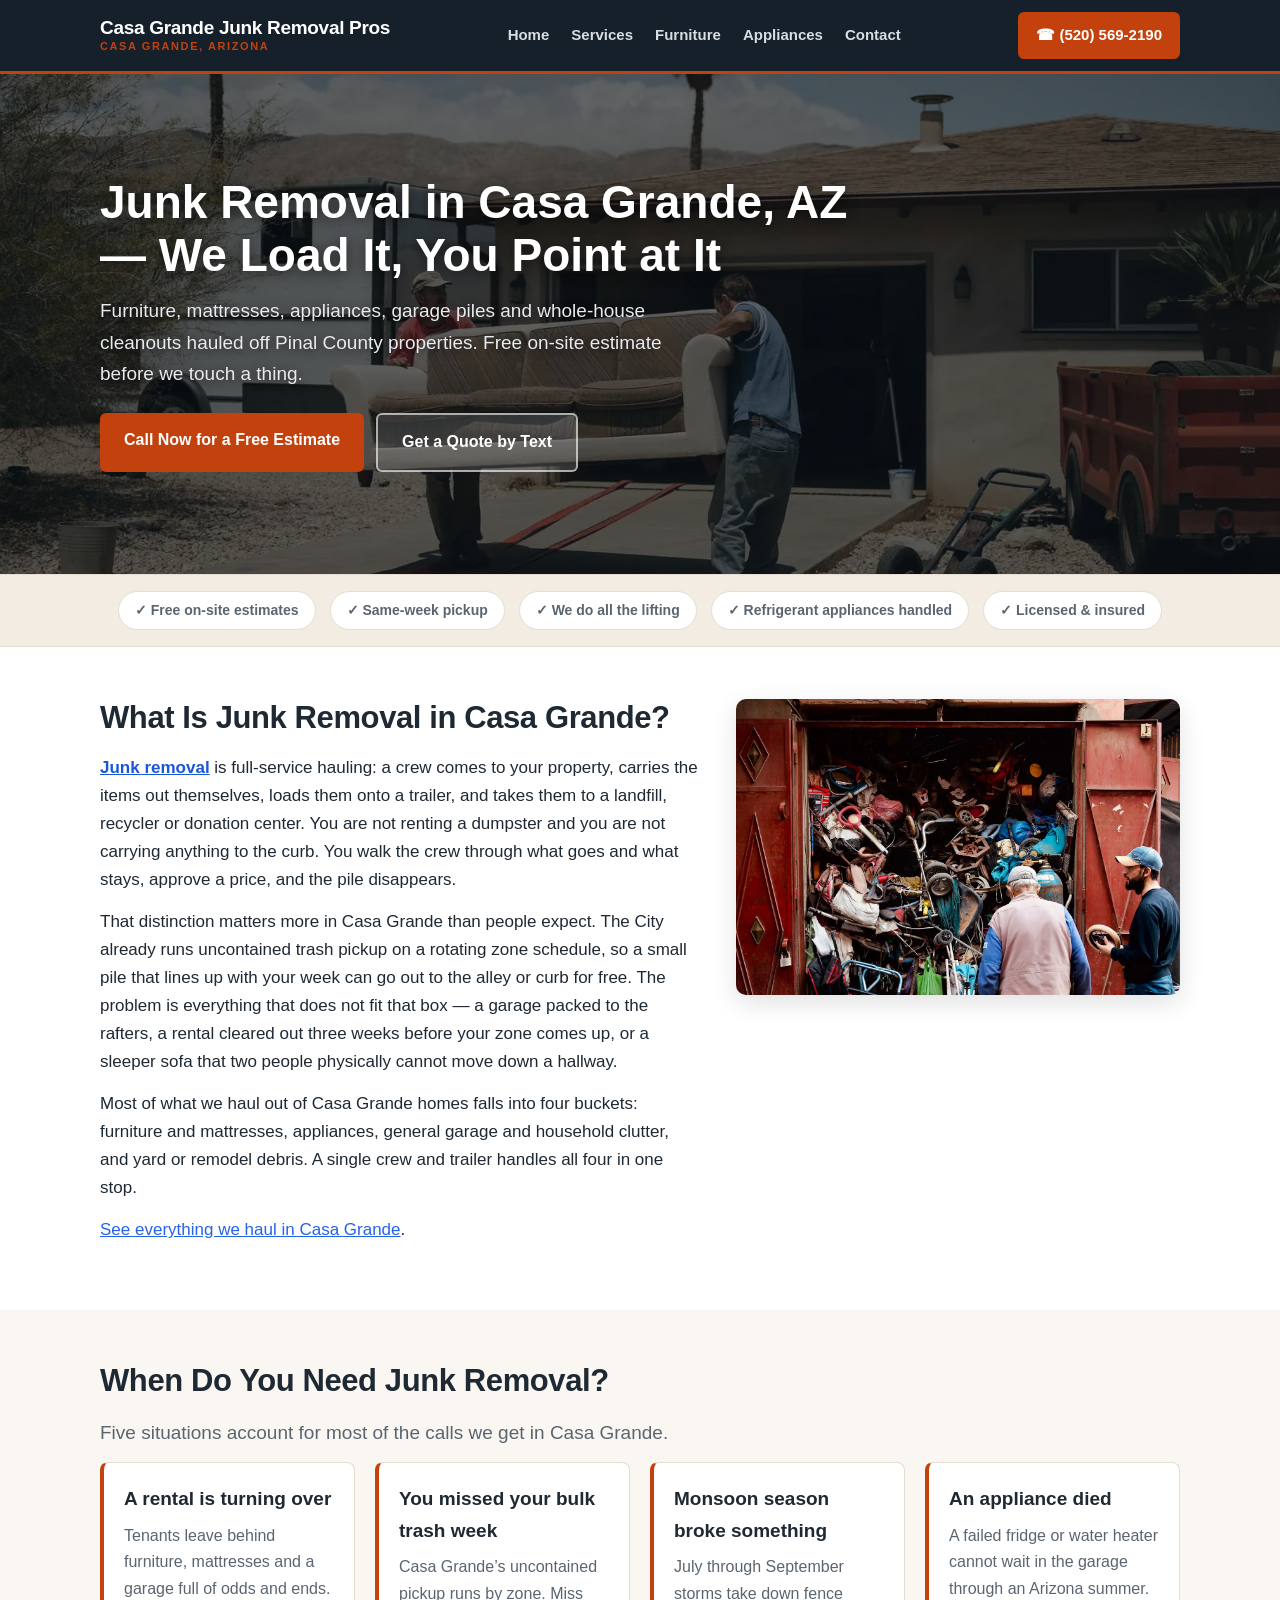
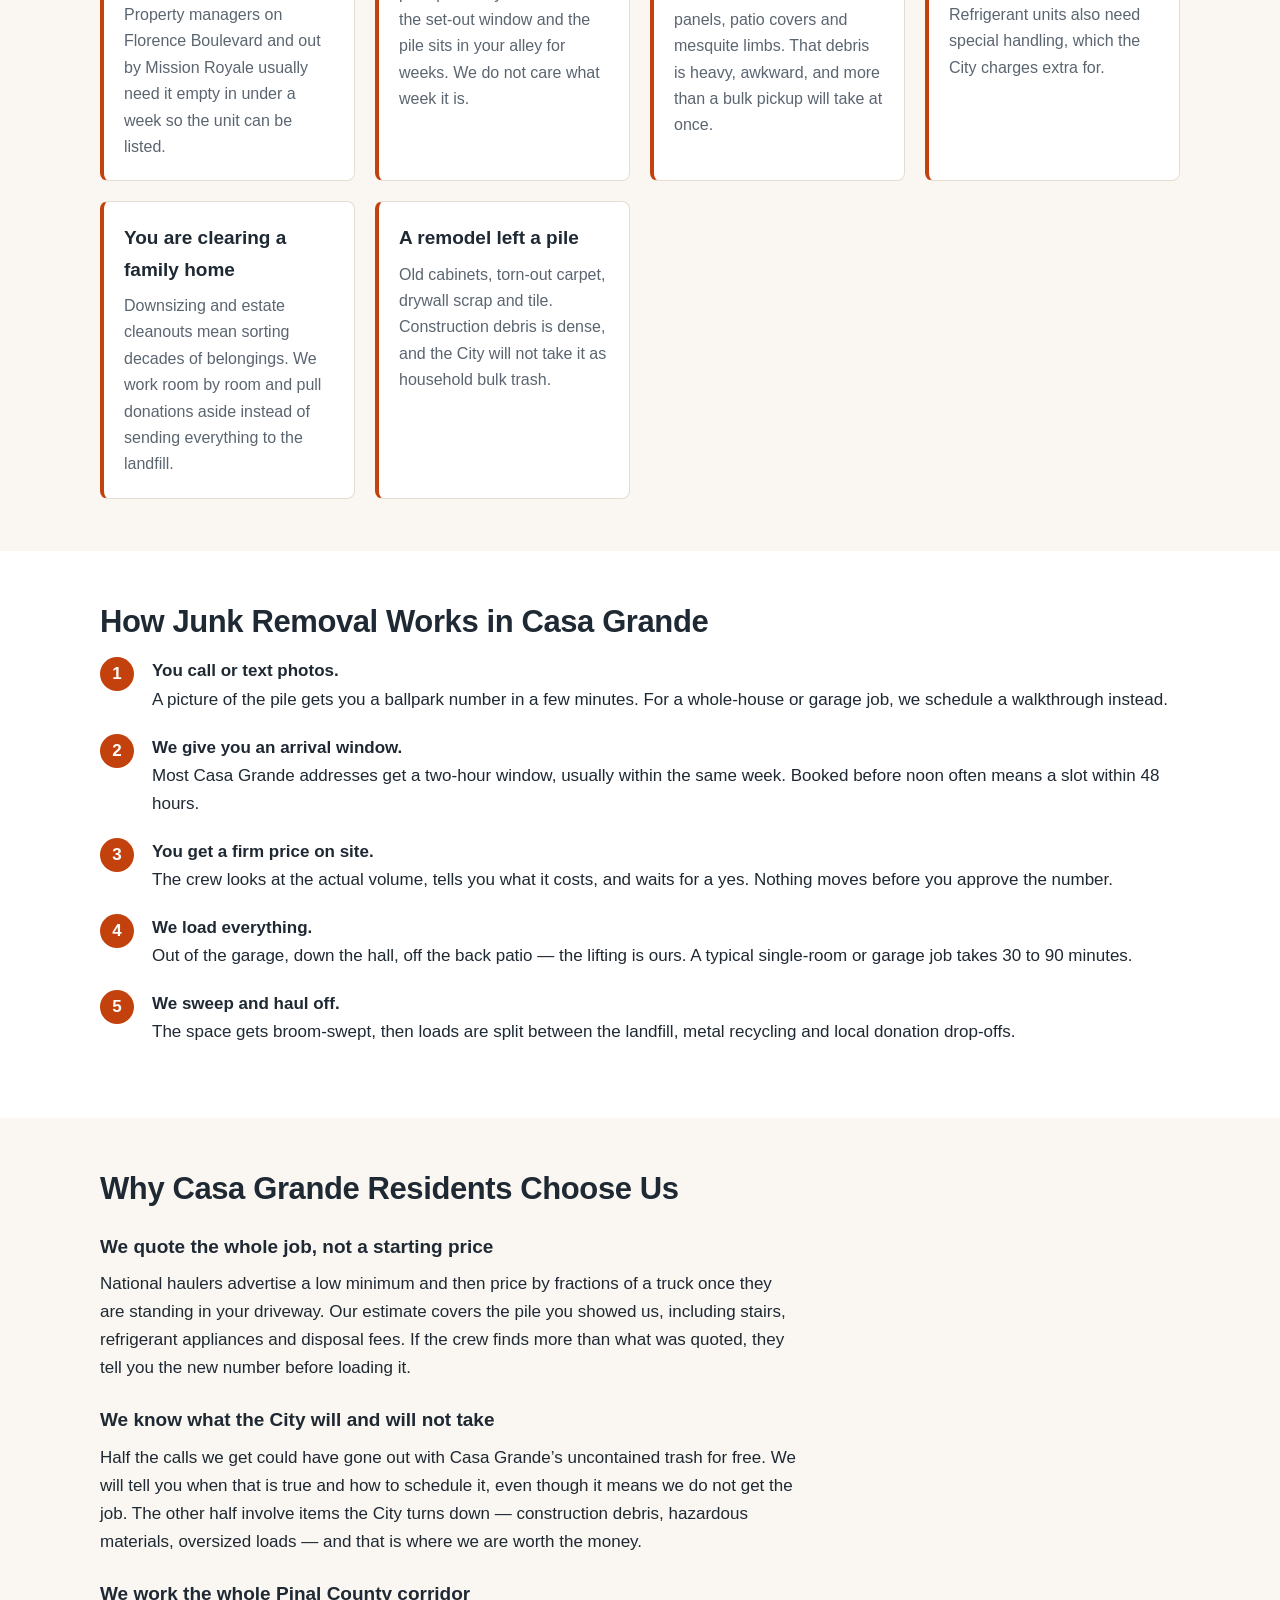
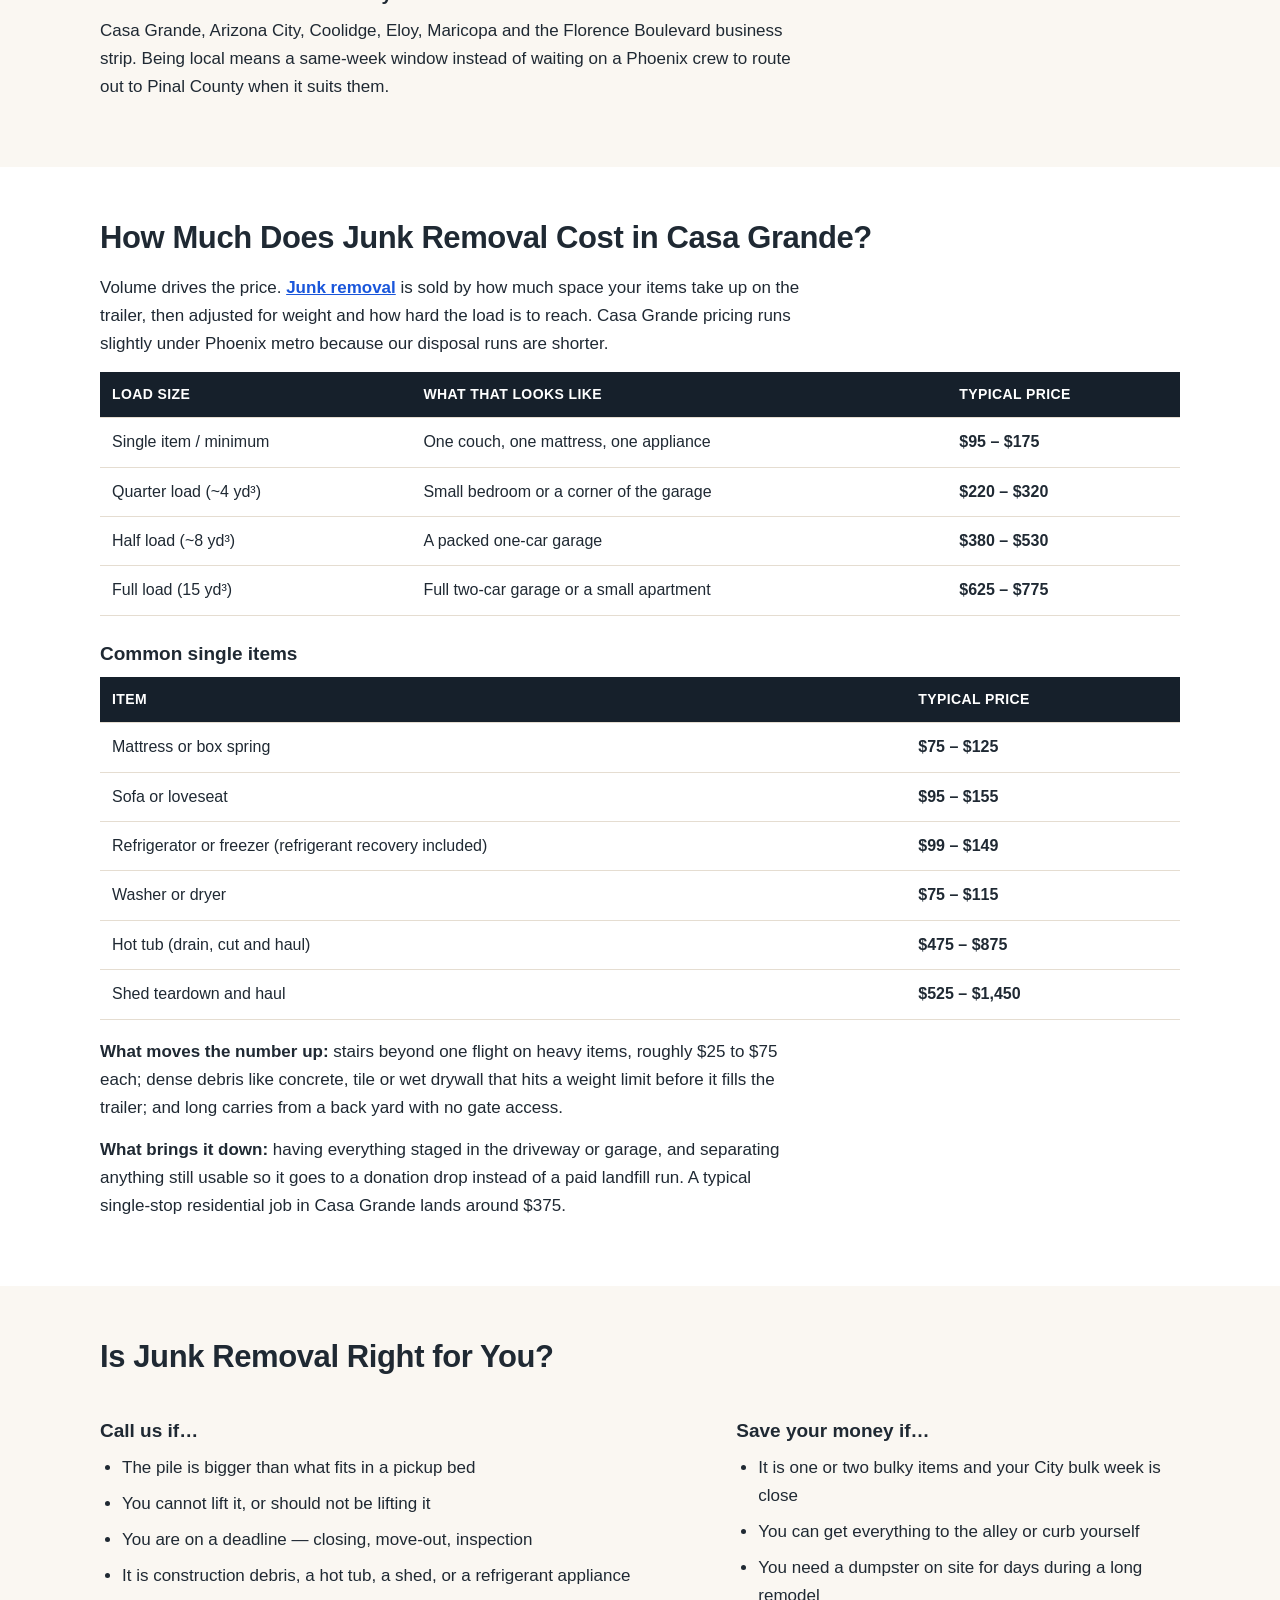
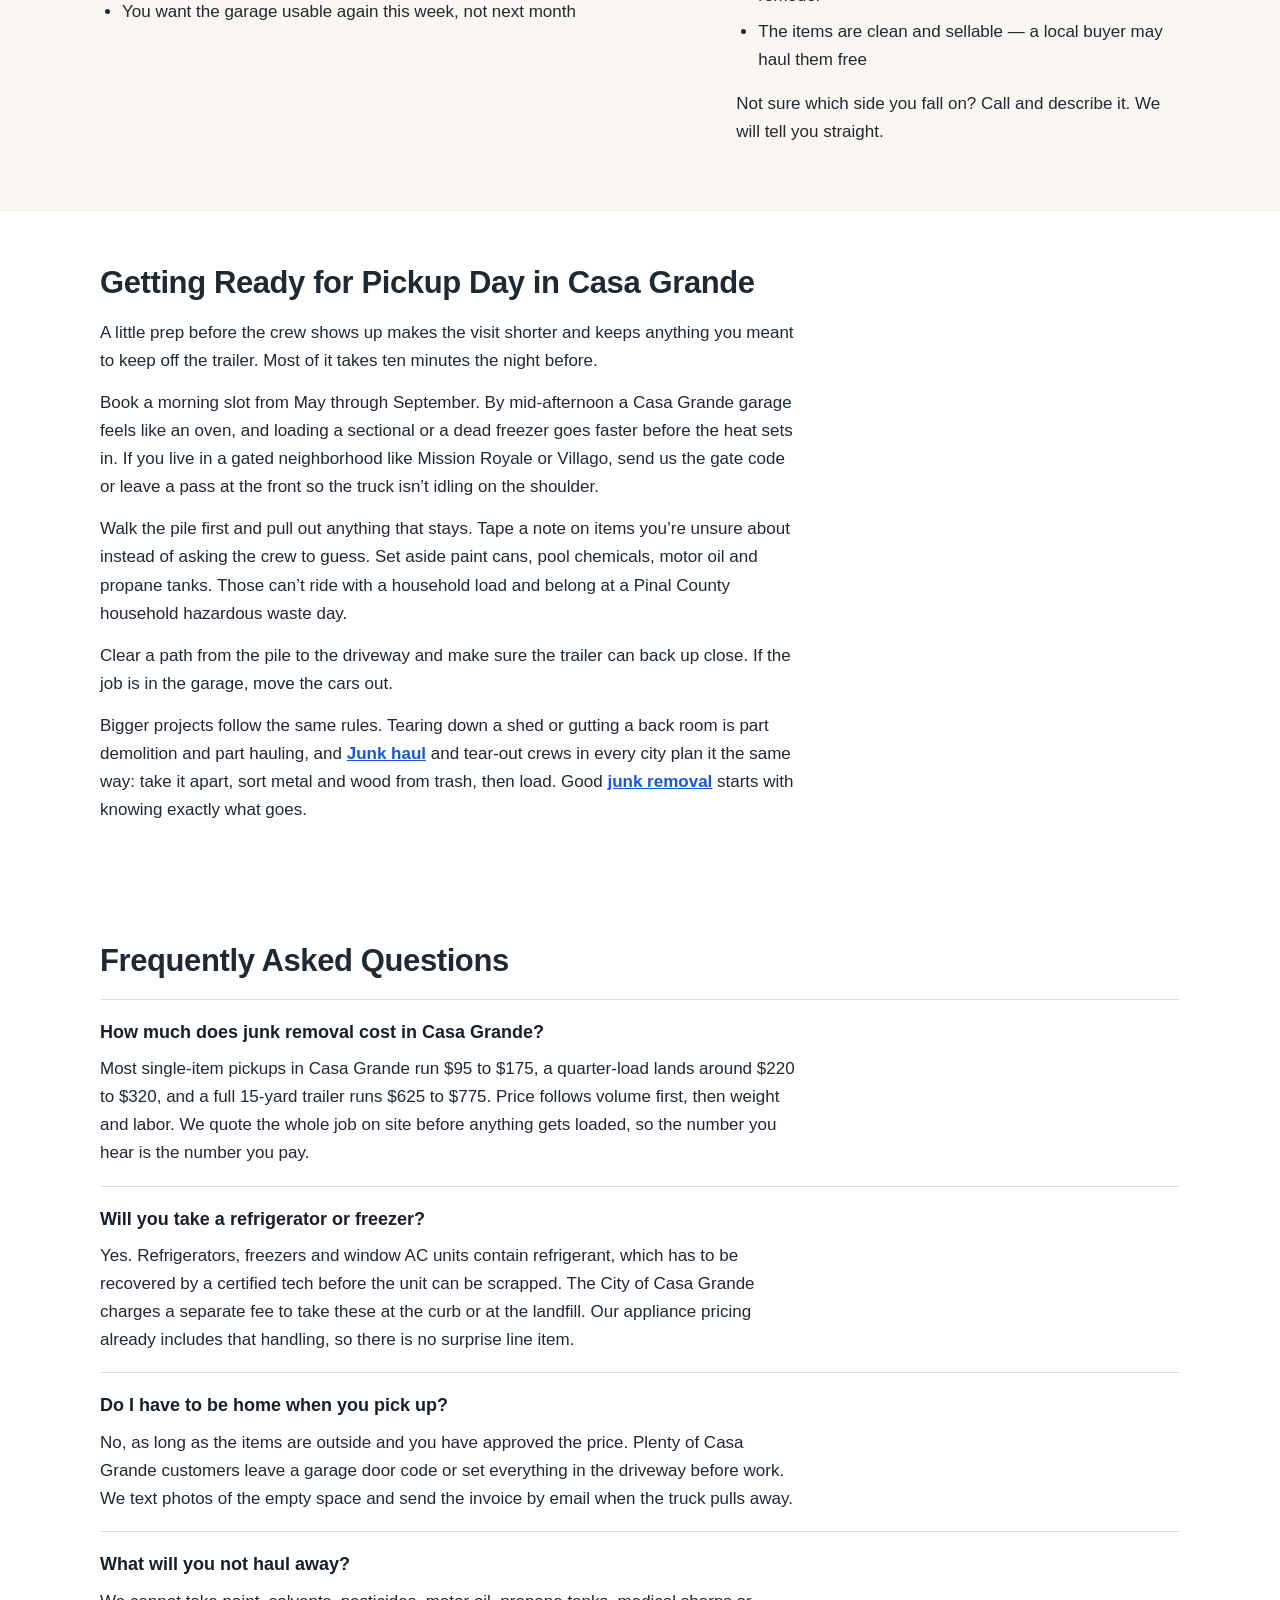
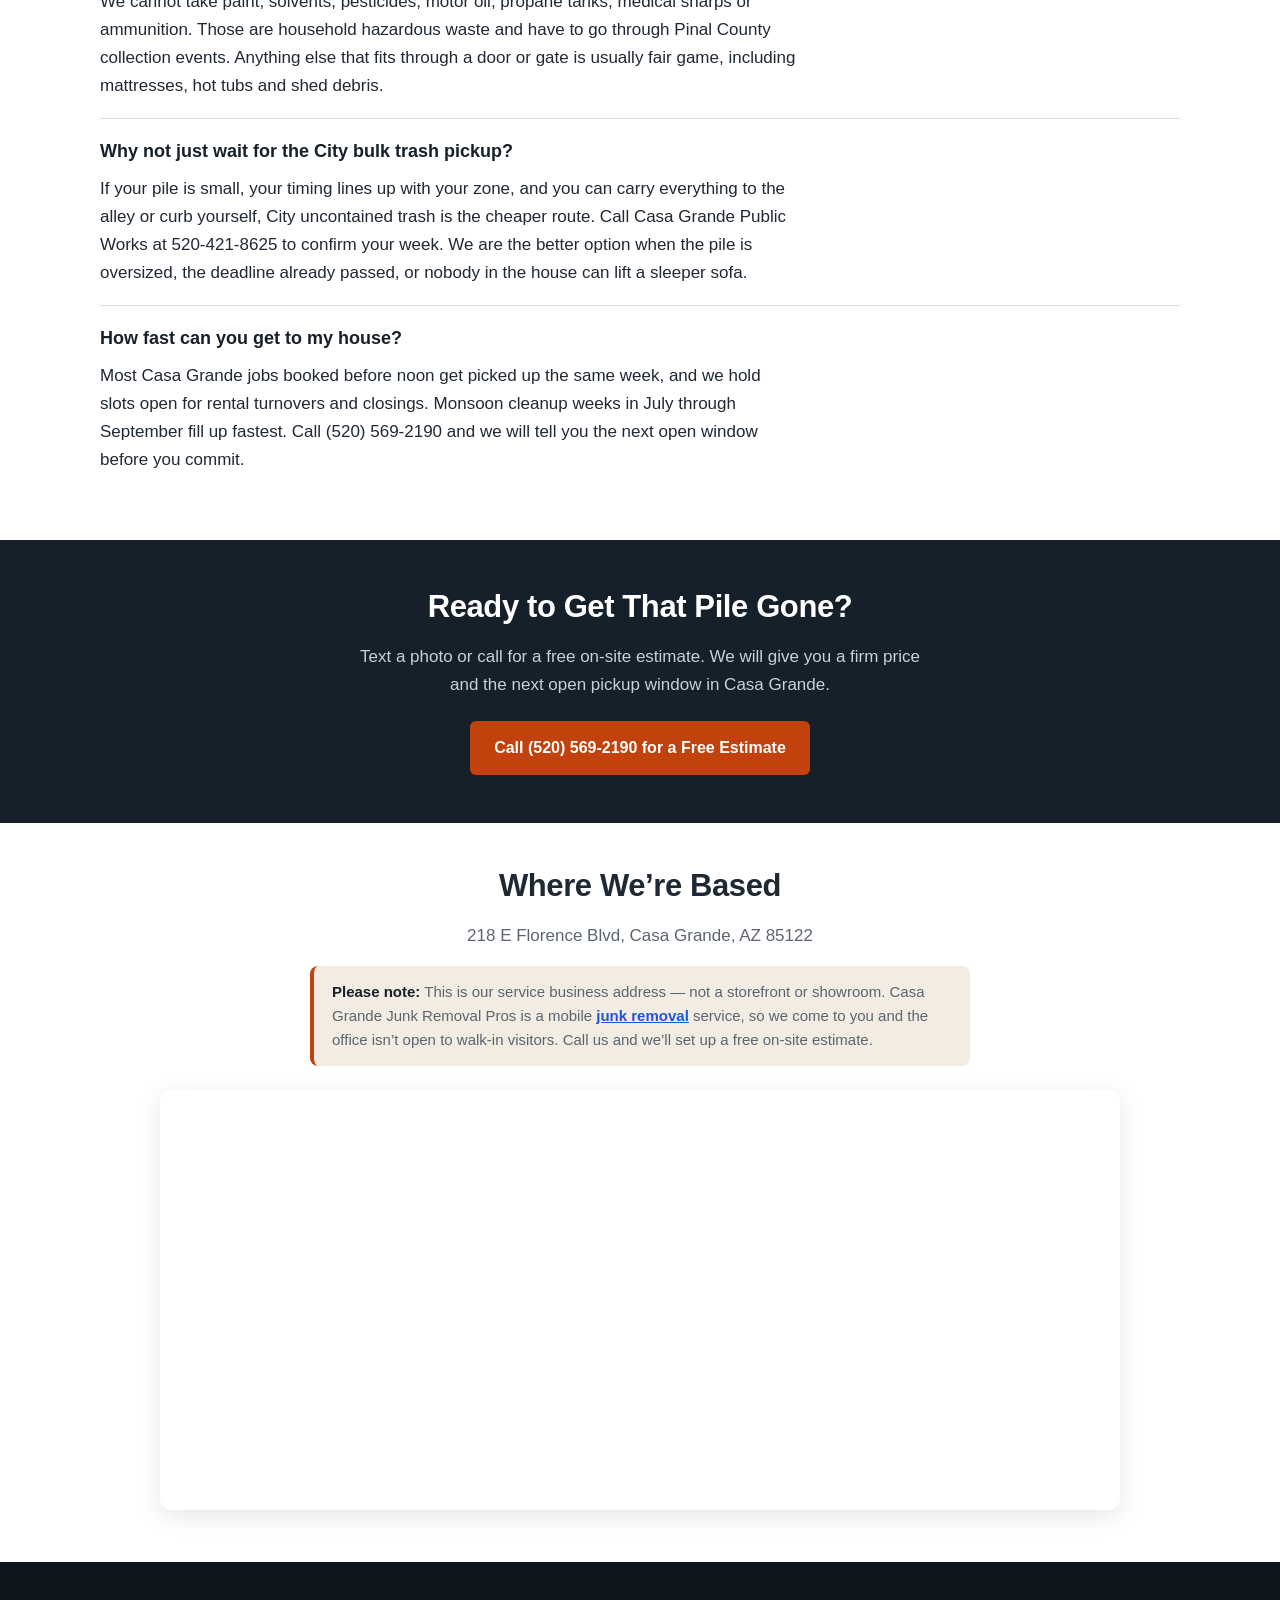
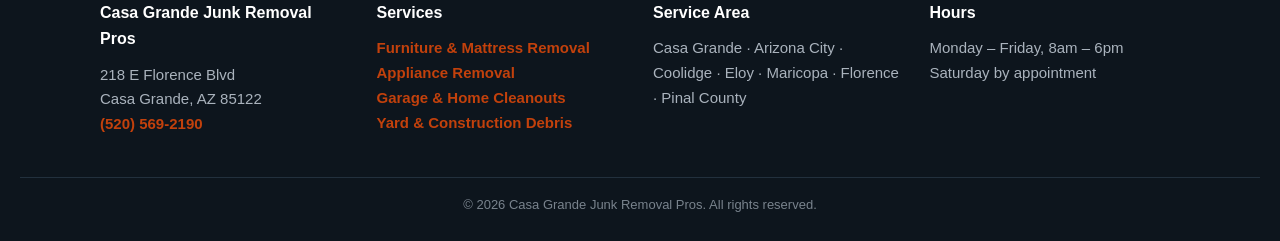
<file: index.html>
<!DOCTYPE html>
<html lang="en">
<head>
<meta charset="utf-8">
<meta name="viewport" content="width=device-width, initial-scale=1">
<title>Junk Removal in Casa Grande, AZ | Same-Week Pickup</title>
<meta name="description" content="Junk removal in Casa Grande, AZ. Furniture, mattresses, appliances and full cleanouts hauled away with free on-site estimates. Call (520) 569-2190.">
<link rel="canonical" href="https://junkremovalcasagrande.com/">
<link rel="stylesheet" href="styles.css">
<script type="application/ld+json">
{"@context":"https://schema.org","@type":"LocalBusiness","name":"Casa Grande Junk Removal Pros","telephone":"(520) 569-2190","address":{"@type":"PostalAddress","streetAddress":"218 E Florence Blvd","addressLocality":"Casa Grande","addressRegion":"AZ","postalCode":"85122","addressCountry":"US"},"areaServed":"Casa Grande, AZ","description":"Junk removal in Casa Grande, AZ","openingHours":"Mo-Fr 08:00-18:00"}
</script>
<script type="application/ld+json">
{"@context":"https://schema.org","@type":"FAQPage","mainEntity":[
{"@type":"Question","name":"How much does junk removal cost in Casa Grande?","acceptedAnswer":{"@type":"Answer","text":"Most single-item pickups in Casa Grande run $95 to $175, a quarter-load lands around $220 to $320, and a full 15-yard trailer runs $625 to $775. Price follows volume first, then weight and labor. We quote the whole job on site before anything gets loaded, so the number you hear is the number you pay."}},
{"@type":"Question","name":"Will you take a refrigerator or freezer?","acceptedAnswer":{"@type":"Answer","text":"Yes. Refrigerators, freezers and window AC units contain refrigerant, which has to be recovered by a certified tech before the unit can be scrapped. The City of Casa Grande charges a separate fee to take these at the curb or at the landfill. Our appliance pricing already includes that handling, so there is no surprise line item."}},
{"@type":"Question","name":"Do I have to be home when you pick up?","acceptedAnswer":{"@type":"Answer","text":"No, as long as the items are outside and you have approved the price. Plenty of Casa Grande customers leave a garage door code or set everything in the driveway before work. We text photos of the empty space and send the invoice by email when the truck pulls away."}},
{"@type":"Question","name":"What will you not haul away?","acceptedAnswer":{"@type":"Answer","text":"We cannot take paint, solvents, pesticides, motor oil, propane tanks, medical sharps or ammunition. Those are household hazardous waste and have to go through Pinal County collection events. Anything else that fits through a door or gate is usually fair game, including mattresses, hot tubs and shed debris."}},
{"@type":"Question","name":"Why not just wait for the City bulk trash pickup?","acceptedAnswer":{"@type":"Answer","text":"If your pile is small, your timing lines up with your zone, and you can carry everything to the alley or curb yourself, City uncontained trash is the cheaper route. Call Casa Grande Public Works at 520-421-8625 to confirm your week. We are the better option when the pile is oversized, the deadline already passed, or nobody in the house can lift a sleeper sofa."}},
{"@type":"Question","name":"How fast can you get to my house?","acceptedAnswer":{"@type":"Answer","text":"Most Casa Grande jobs booked before noon get picked up the same week, and we hold slots open for rental turnovers and closings. Monsoon cleanup weeks in July through September fill up fastest. Call (520) 569-2190 and we will tell you the next open window before you commit."}}
]}
</script>
</head>
<body>

<nav class="nav">
  <div class="nav-in">
    <a class="brand" href="/">Casa Grande Junk Removal Pros<span>Casa Grande, Arizona</span></a>
    <div class="nav-links">
      <a href="/">Home</a>
      <a href="services.html">Services</a>
      <a href="furniture-removal-casa-grande.html">Furniture</a>
      <a href="appliance-removal-casa-grande.html">Appliances</a>
      <a href="contact.html">Contact</a>
    </div>
    <a class="nav-call" href="tel:+15205692190">&#9742; (520) 569-2190</a>
  </div>
</nav>

<div class="hero">
  <img src="junk-removal-casa-grande-hero.webp" alt="Junk removal crew loading a sofa in Casa Grande, AZ" width="1600" height="900">
  <div class="hero-copy">
    <div class="wrap">
      <h1>Junk Removal in Casa Grande, AZ &mdash; We Load It, You Point at It</h1>
      <p>Furniture, mattresses, appliances, garage piles and whole-house cleanouts hauled off Pinal County properties. Free on-site estimate before we touch a thing.</p>
      <div class="hero-btns">
        <a class="btn btn-p" href="tel:+15205692190">Call Now for a Free Estimate</a>
        <a class="btn btn-s" href="contact.html">Get a Quote by Text</a>
      </div>
    </div>
  </div>
</div>

<div class="band">
  <div class="wrap">
    <span class="chip">&#10003; Free on-site estimates</span>
    <span class="chip">&#10003; Same-week pickup</span>
    <span class="chip">&#10003; We do all the lifting</span>
    <span class="chip">&#10003; Refrigerant appliances handled</span>
    <span class="chip">&#10003; Licensed &amp; insured</span>
  </div>
</div>

<section>
  <div class="wrap">
    <div class="split">
      <div>
        <h2>What Is Junk Removal in Casa Grande?</h2>
        <p><a href="https://www.junkremovalcoconutcreek.com/" style="color:#1a56db;text-decoration:underline;font-weight:600;">Junk removal</a> is full-service hauling: a crew comes to your property, carries the items out themselves, loads them onto a trailer, and takes them to a landfill, recycler or donation center. You are not renting a dumpster and you are not carrying anything to the curb. You walk the crew through what goes and what stays, approve a price, and the pile disappears.</p>
        <p>That distinction matters more in Casa Grande than people expect. The City already runs uncontained trash pickup on a rotating zone schedule, so a small pile that lines up with your week can go out to the alley or curb for free. The problem is everything that does not fit that box &mdash; a garage packed to the rafters, a rental cleared out three weeks before your zone comes up, or a sleeper sofa that two people physically cannot move down a hallway.</p>
        <p>Most of what we haul out of Casa Grande homes falls into four buckets: furniture and mattresses, appliances, general garage and household clutter, and yard or remodel debris. A single crew and trailer handles all four in one stop.</p>
        <p><a href="services.html" style="color: #2563eb; text-decoration: underline;">See everything we haul in Casa Grande</a>.</p>
      </div>
      <img src="junk-hauling-crew-casa-grande.webp" alt="Junk hauling crew clearing stored items in Casa Grande" width="1400" height="933" loading="lazy">
    </div>
  </div>
</section>

<section class="alt">
  <div class="wrap">
    <h2>When Do You Need Junk Removal?</h2>
    <p class="lede">Five situations account for most of the calls we get in Casa Grande.</p>
    <div class="cards">
      <div class="card">
        <h3>A rental is turning over</h3>
        <p>Tenants leave behind furniture, mattresses and a garage full of odds and ends. Property managers on Florence Boulevard and out by Mission Royale usually need it empty in under a week so the unit can be listed.</p>
      </div>
      <div class="card">
        <h3>You missed your bulk trash week</h3>
        <p>Casa Grande&rsquo;s uncontained pickup runs by zone. Miss the set-out window and the pile sits in your alley for weeks. We do not care what week it is.</p>
      </div>
      <div class="card">
        <h3>Monsoon season broke something</h3>
        <p>July through September storms take down fence panels, patio covers and mesquite limbs. That debris is heavy, awkward, and more than a bulk pickup will take at once.</p>
      </div>
      <div class="card">
        <h3>An appliance died</h3>
        <p>A failed fridge or water heater cannot wait in the garage through an Arizona summer. Refrigerant units also need special handling, which the City charges extra for.</p>
      </div>
      <div class="card">
        <h3>You are clearing a family home</h3>
        <p>Downsizing and estate cleanouts mean sorting decades of belongings. We work room by room and pull donations aside instead of sending everything to the landfill.</p>
      </div>
      <div class="card">
        <h3>A remodel left a pile</h3>
        <p>Old cabinets, torn-out carpet, drywall scrap and tile. Construction debris is dense, and the City will not take it as household bulk trash.</p>
      </div>
    </div>
  </div>
</section>

<section>
  <div class="wrap">
    <h2>How Junk Removal Works in Casa Grande</h2>
    <ol class="steps">
      <li><b>You call or text photos.</b> A picture of the pile gets you a ballpark number in a few minutes. For a whole-house or garage job, we schedule a walkthrough instead.</li>
      <li><b>We give you an arrival window.</b> Most Casa Grande addresses get a two-hour window, usually within the same week. Booked before noon often means a slot within 48 hours.</li>
      <li><b>You get a firm price on site.</b> The crew looks at the actual volume, tells you what it costs, and waits for a yes. Nothing moves before you approve the number.</li>
      <li><b>We load everything.</b> Out of the garage, down the hall, off the back patio &mdash; the lifting is ours. A typical single-room or garage job takes 30 to 90 minutes.</li>
      <li><b>We sweep and haul off.</b> The space gets broom-swept, then loads are split between the landfill, metal recycling and local donation drop-offs.</li>
    </ol>
  </div>
</section>

<section class="alt">
  <div class="wrap">
    <h2>Why Casa Grande Residents Choose Us</h2>
    <h3>We quote the whole job, not a starting price</h3>
    <p>National haulers advertise a low minimum and then price by fractions of a truck once they are standing in your driveway. Our estimate covers the pile you showed us, including stairs, refrigerant appliances and disposal fees. If the crew finds more than what was quoted, they tell you the new number before loading it.</p>
    <h3>We know what the City will and will not take</h3>
    <p>Half the calls we get could have gone out with Casa Grande&rsquo;s uncontained trash for free. We will tell you when that is true and how to schedule it, even though it means we do not get the job. The other half involve items the City turns down &mdash; construction debris, hazardous materials, oversized loads &mdash; and that is where we are worth the money.</p>
    <h3>We work the whole Pinal County corridor</h3>
    <p>Casa Grande, Arizona City, Coolidge, Eloy, Maricopa and the Florence Boulevard business strip. Being local means a same-week window instead of waiting on a Phoenix crew to route out to Pinal County when it suits them.</p>
  </div>
</section>

<section>
  <div class="wrap">
    <h2>How Much Does Junk Removal Cost in Casa Grande?</h2>
    <p>Volume drives the price. <a href="https://junkremovalcibolo.com/" style="color:#1a56db;text-decoration:underline;font-weight:600;">Junk removal</a> is sold by how much space your items take up on the trailer, then adjusted for weight and how hard the load is to reach. Casa Grande pricing runs slightly under Phoenix metro because our disposal runs are shorter.</p>
    <table class="price">
      <tr><th>Load size</th><th>What that looks like</th><th>Typical price</th></tr>
      <tr><td>Single item / minimum</td><td>One couch, one mattress, one appliance</td><td>$95 &ndash; $175</td></tr>
      <tr><td>Quarter load (~4 yd&sup3;)</td><td>Small bedroom or a corner of the garage</td><td>$220 &ndash; $320</td></tr>
      <tr><td>Half load (~8 yd&sup3;)</td><td>A packed one-car garage</td><td>$380 &ndash; $530</td></tr>
      <tr><td>Full load (15 yd&sup3;)</td><td>Full two-car garage or a small apartment</td><td>$625 &ndash; $775</td></tr>
    </table>
    <h3>Common single items</h3>
    <table class="price">
      <tr><th>Item</th><th>Typical price</th></tr>
      <tr><td>Mattress or box spring</td><td>$75 &ndash; $125</td></tr>
      <tr><td>Sofa or loveseat</td><td>$95 &ndash; $155</td></tr>
      <tr><td>Refrigerator or freezer (refrigerant recovery included)</td><td>$99 &ndash; $149</td></tr>
      <tr><td>Washer or dryer</td><td>$75 &ndash; $115</td></tr>
      <tr><td>Hot tub (drain, cut and haul)</td><td>$475 &ndash; $875</td></tr>
      <tr><td>Shed teardown and haul</td><td>$525 &ndash; $1,450</td></tr>
    </table>
    <p><b>What moves the number up:</b> stairs beyond one flight on heavy items, roughly $25 to $75 each; dense debris like concrete, tile or wet drywall that hits a weight limit before it fills the trailer; and long carries from a back yard with no gate access.</p>
    <p><b>What brings it down:</b> having everything staged in the driveway or garage, and separating anything still usable so it goes to a donation drop instead of a paid landfill run. A typical single-stop residential job in Casa Grande lands around $375.</p>
  </div>
</section>

<section class="alt">
  <div class="wrap">
    <h2>Is Junk Removal Right for You?</h2>
    <div class="split">
      <div>
        <h3>Call us if&hellip;</h3>
        <ul>
          <li>The pile is bigger than what fits in a pickup bed</li>
          <li>You cannot lift it, or should not be lifting it</li>
          <li>You are on a deadline &mdash; closing, move-out, inspection</li>
          <li>It is construction debris, a hot tub, a shed, or a refrigerant appliance</li>
          <li>You want the garage usable again this week, not next month</li>
        </ul>
      </div>
      <div>
        <h3>Save your money if&hellip;</h3>
        <ul>
          <li>It is one or two bulky items and your City bulk week is close</li>
          <li>You can get everything to the alley or curb yourself</li>
          <li>You need a dumpster on site for days during a long remodel</li>
          <li>The items are clean and sellable &mdash; a local buyer may haul them free</li>
        </ul>
        <p>Not sure which side you fall on? Call and describe it. We will tell you straight.</p>
      </div>
    </div>
  </div>
</section>

<section>
  <div class="wrap">
    <h2>Getting Ready for Pickup Day in Casa Grande</h2>
    <p>A little prep before the crew shows up makes the visit shorter and keeps anything you meant to keep off the trailer. Most of it takes ten minutes the night before.</p>
    <p>Book a morning slot from May through September. By mid-afternoon a Casa Grande garage feels like an oven, and loading a sectional or a dead freezer goes faster before the heat sets in. If you live in a gated neighborhood like Mission Royale or Villago, send us the gate code or leave a pass at the front so the truck isn&rsquo;t idling on the shoulder.</p>
    <p>Walk the pile first and pull out anything that stays. Tape a note on items you&rsquo;re unsure about instead of asking the crew to guess. Set aside paint cans, pool chemicals, motor oil and propane tanks. Those can&rsquo;t ride with a household load and belong at a Pinal County household hazardous waste day.</p>
    <p>Clear a path from the pile to the driveway and make sure the trailer can back up close. If the job is in the garage, move the cars out.</p>
    <p>Bigger projects follow the same rules. Tearing down a shed or gutting a back room is part demolition and part hauling, and <a href="https://demolitionfortwayne.com/" style="color:#1a56db;text-decoration:underline;font-weight:600;">Junk haul</a> and tear-out crews in every city plan it the same way: take it apart, sort metal and wood from trash, then load. Good <a href="https://demolitionfortwayne.com/" style="color:#1a56db;text-decoration:underline;font-weight:600;">junk removal</a> starts with knowing exactly what goes.</p>
  </div>
</section>

<section>
  <div class="wrap">
    <h2>Frequently Asked Questions</h2>

    <div class="faq">
      <h3>How much does junk removal cost in Casa Grande?</h3>
      <p>Most single-item pickups in Casa Grande run $95 to $175, a quarter-load lands around $220 to $320, and a full 15-yard trailer runs $625 to $775. Price follows volume first, then weight and labor. We quote the whole job on site before anything gets loaded, so the number you hear is the number you pay.</p>
    </div>

    <div class="faq">
      <h3>Will you take a refrigerator or freezer?</h3>
      <p>Yes. Refrigerators, freezers and window AC units contain refrigerant, which has to be recovered by a certified tech before the unit can be scrapped. The City of Casa Grande charges a separate fee to take these at the curb or at the landfill. Our appliance pricing already includes that handling, so there is no surprise line item.</p>
    </div>

    <div class="faq">
      <h3>Do I have to be home when you pick up?</h3>
      <p>No, as long as the items are outside and you have approved the price. Plenty of Casa Grande customers leave a garage door code or set everything in the driveway before work. We text photos of the empty space and send the invoice by email when the truck pulls away.</p>
    </div>

    <div class="faq">
      <h3>What will you not haul away?</h3>
      <p>We cannot take paint, solvents, pesticides, motor oil, propane tanks, medical sharps or ammunition. Those are household hazardous waste and have to go through Pinal County collection events. Anything else that fits through a door or gate is usually fair game, including mattresses, hot tubs and shed debris.</p>
    </div>

    <div class="faq">
      <h3>Why not just wait for the City bulk trash pickup?</h3>
      <p>If your pile is small, your timing lines up with your zone, and you can carry everything to the alley or curb yourself, City uncontained trash is the cheaper route. Call Casa Grande Public Works at 520-421-8625 to confirm your week. We are the better option when the pile is oversized, the deadline already passed, or nobody in the house can lift a sleeper sofa.</p>
    </div>

    <div class="faq">
      <h3>How fast can you get to my house?</h3>
      <p>Most Casa Grande jobs booked before noon get picked up the same week, and we hold slots open for rental turnovers and closings. Monsoon cleanup weeks in July through September fill up fastest. Call (520) 569-2190 and we will tell you the next open window before you commit.</p>
    </div>
  </div>
</section>

<div class="cta">
  <h2>Ready to Get That Pile Gone?</h2>
  <p>Text a photo or call for a free on-site estimate. We will give you a firm price and the next open pickup window in Casa Grande.</p>
  <a class="btn btn-p" href="tel:+15205692190">Call (520) 569-2190 for a Free Estimate</a>
</div>

<!-- MAP / LOCATION -->
<section style="padding-top:44px;">
  <div class="wrap" style="text-align:center;">
    <h2>Where We&rsquo;re Based</h2>
    <p style="color:#5b6570;margin:0 auto 16px;">218 E Florence Blvd, Casa Grande, AZ 85122</p>
    <p class="note"><strong style="color:#16202b;">Please note:</strong> This is our service business address &mdash; not a storefront or showroom. Casa Grande Junk Removal Pros is a mobile <a href="https://woonsocketjunkremovalco.com/" style="color:#1a56db;text-decoration:underline;font-weight:600;">junk removal</a> service, so we come to you and the office isn&rsquo;t open to walk-in visitors. Call us and we&rsquo;ll set up a free on-site estimate.</p>
    <div class="mapbox">
      <iframe title="Map to Casa Grande Junk Removal Pros service address, 218 E Florence Blvd, Casa Grande, AZ 85122" src="https://www.google.com/maps?q=218%20E%20Florence%20Blvd%2C%20Casa%20Grande%2C%20AZ%2085122&amp;output=embed" width="100%" height="420" style="border:0; display:block;" loading="lazy" referrerpolicy="no-referrer-when-downgrade" allowfullscreen></iframe>
    </div>
  </div>
</section>

<!-- FOOTER -->
<footer>
  <div class="wrap">
    <div>
      <h4>Casa Grande Junk Removal Pros</h4>
      <p>218 E Florence Blvd<br>Casa Grande, AZ 85122<br><a href="tel:+15205692190">(520) 569-2190</a></p>
    </div>
    <div>
      <h4>Services</h4>
      <p><a href="furniture-removal-casa-grande.html">Furniture &amp; Mattress Removal</a><br>
      <a href="appliance-removal-casa-grande.html">Appliance Removal</a><br>
      <a href="garage-cleanout-casa-grande.html">Garage &amp; Home Cleanouts</a><br>
      <a href="yard-debris-removal-casa-grande.html">Yard &amp; Construction Debris</a></p>
    </div>
    <div>
      <h4>Service Area</h4>
      <p>Casa Grande &middot; Arizona City &middot; Coolidge &middot; Eloy &middot; Maricopa &middot; Florence &middot; Pinal County</p>
    </div>
    <div>
      <h4>Hours</h4>
      <p>Monday &ndash; Friday, 8am &ndash; 6pm<br>Saturday by appointment</p>
    </div>
  </div>
  <div class="copy">&copy; 2026 Casa Grande Junk Removal Pros. All rights reserved.</div>
</footer>

</body>
</html>
</file>
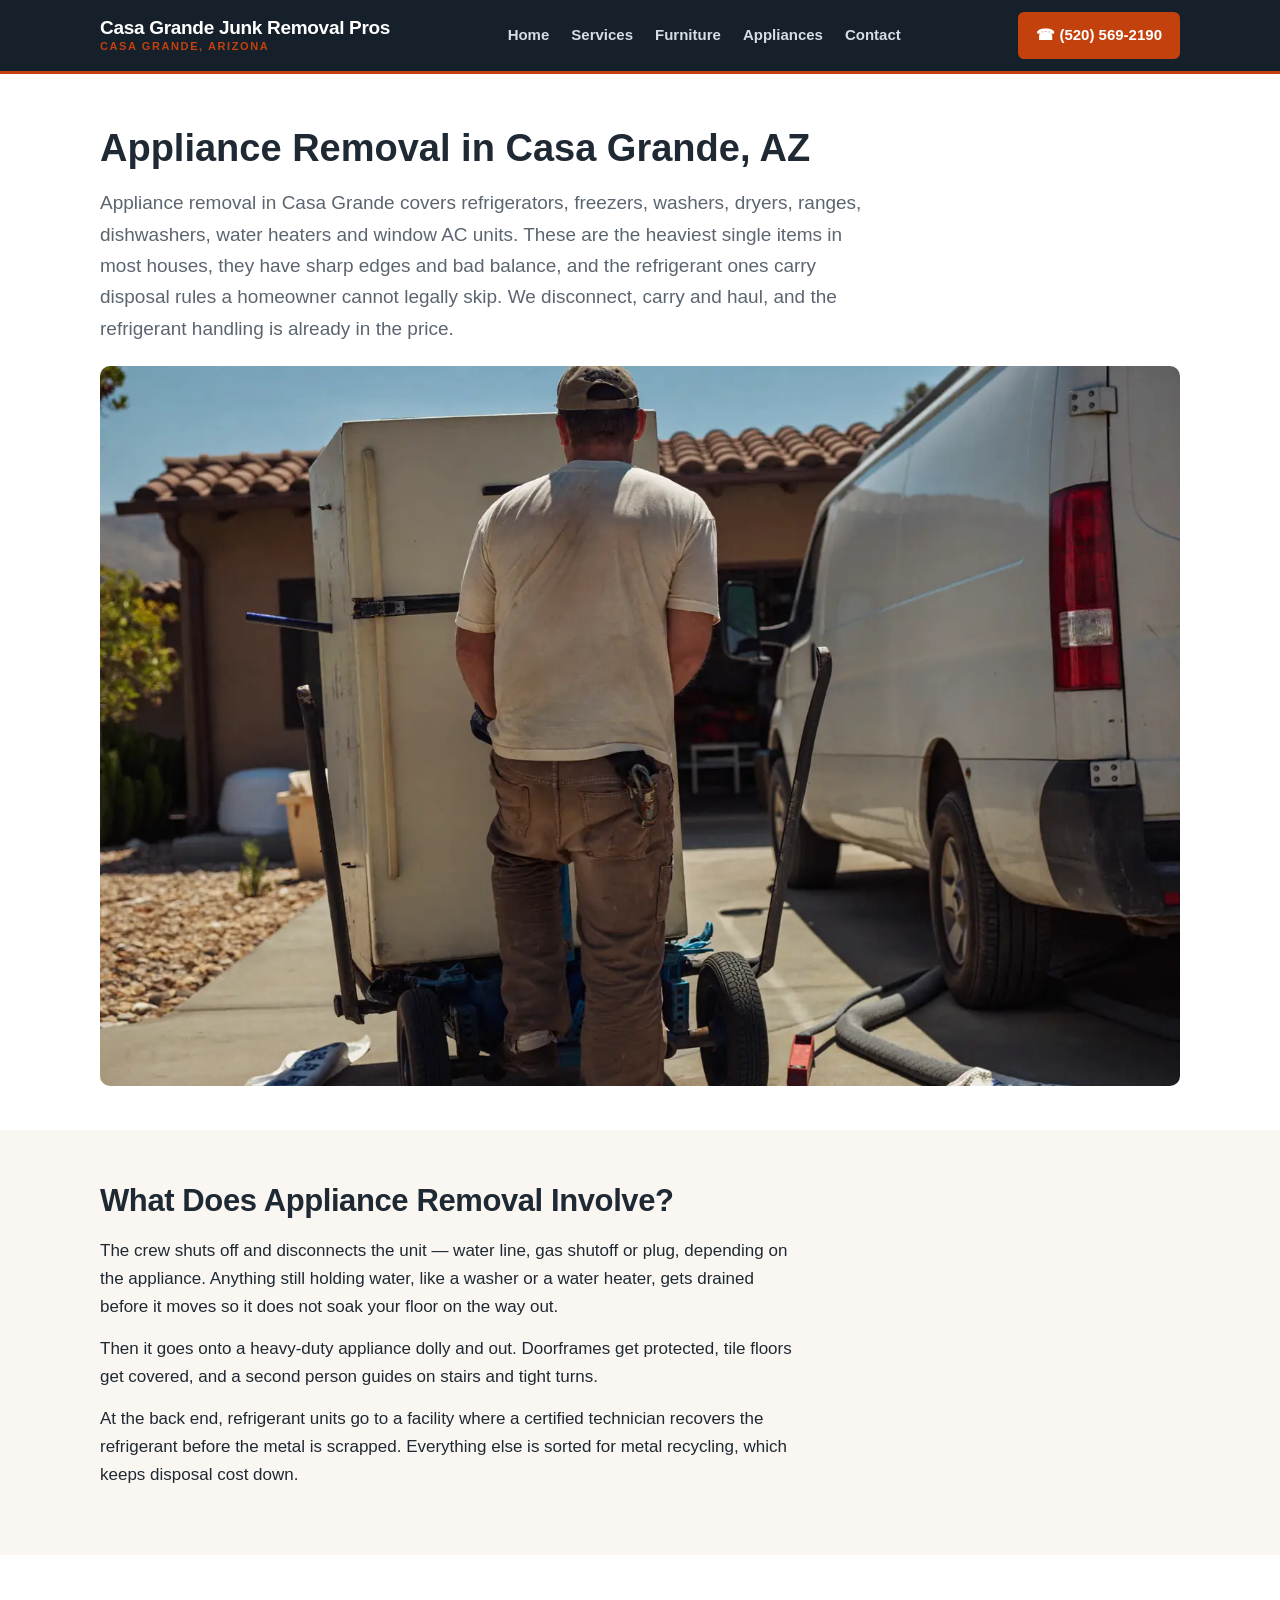
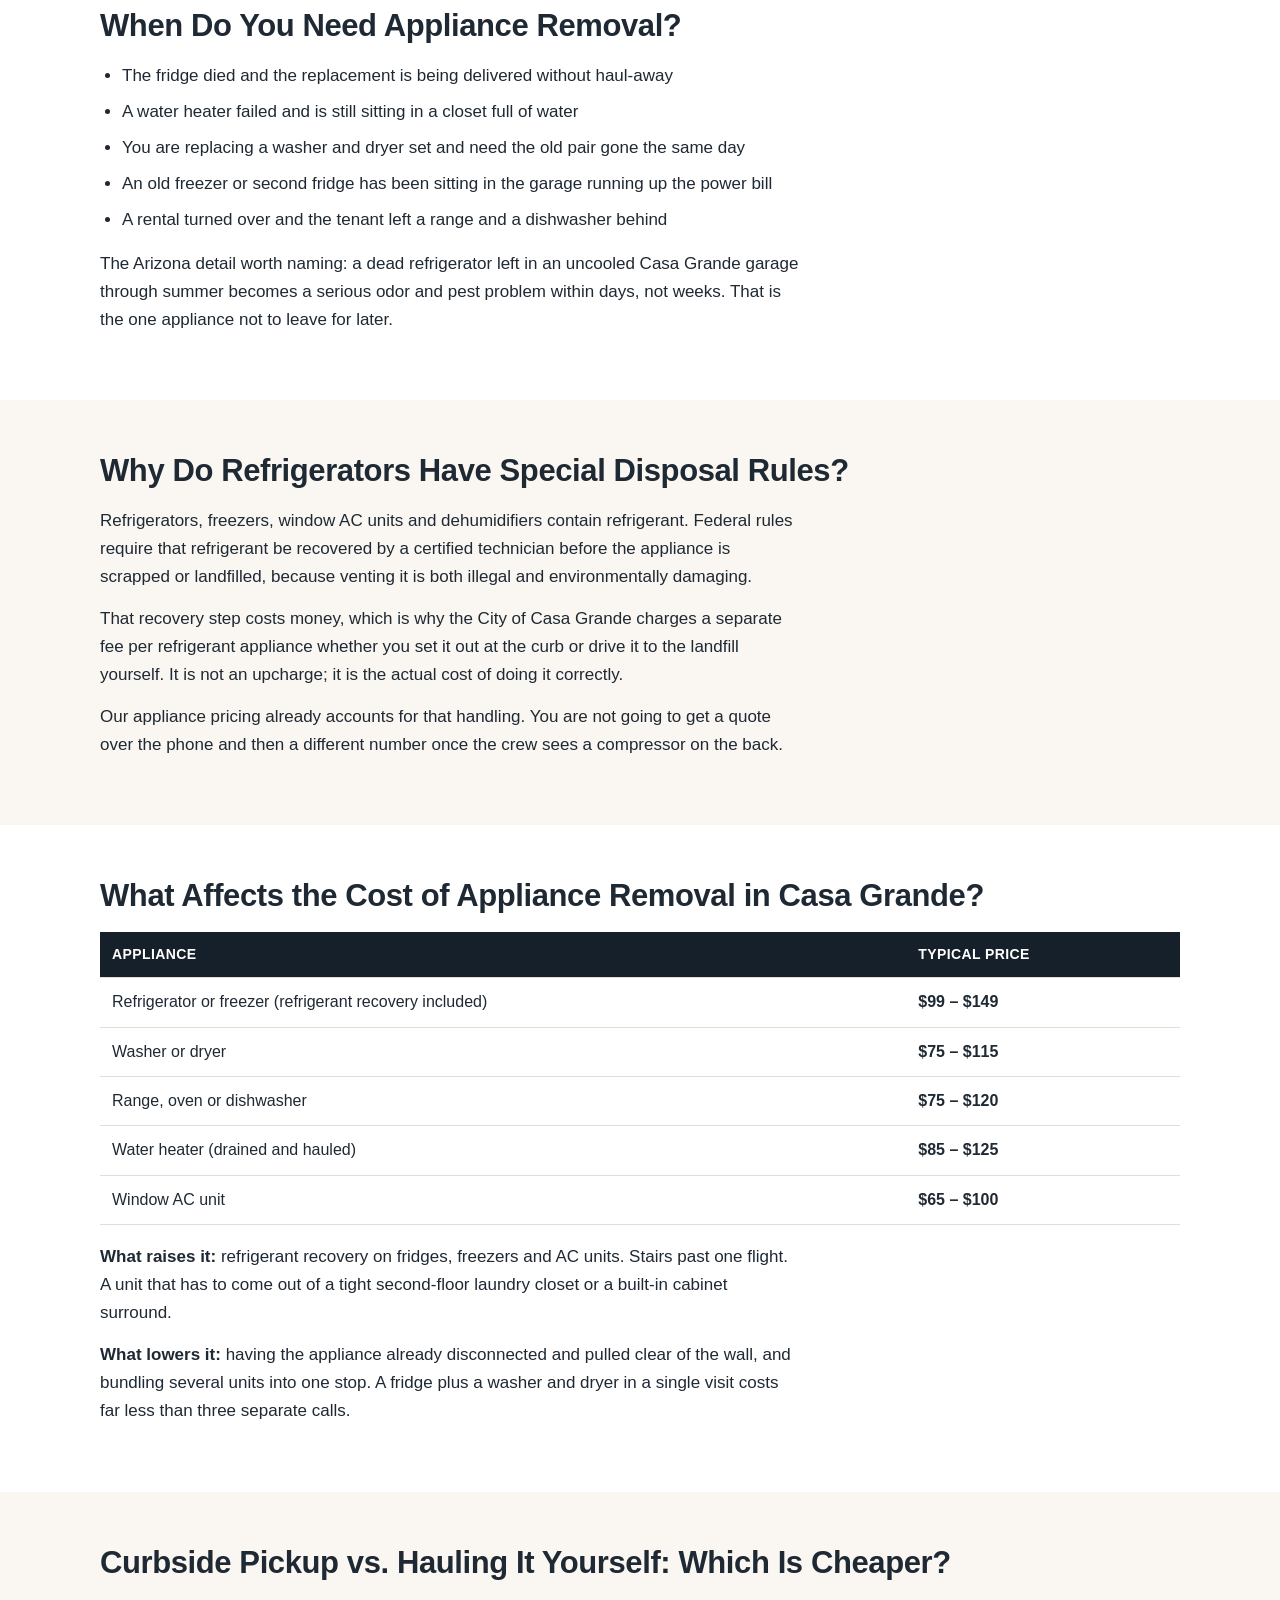
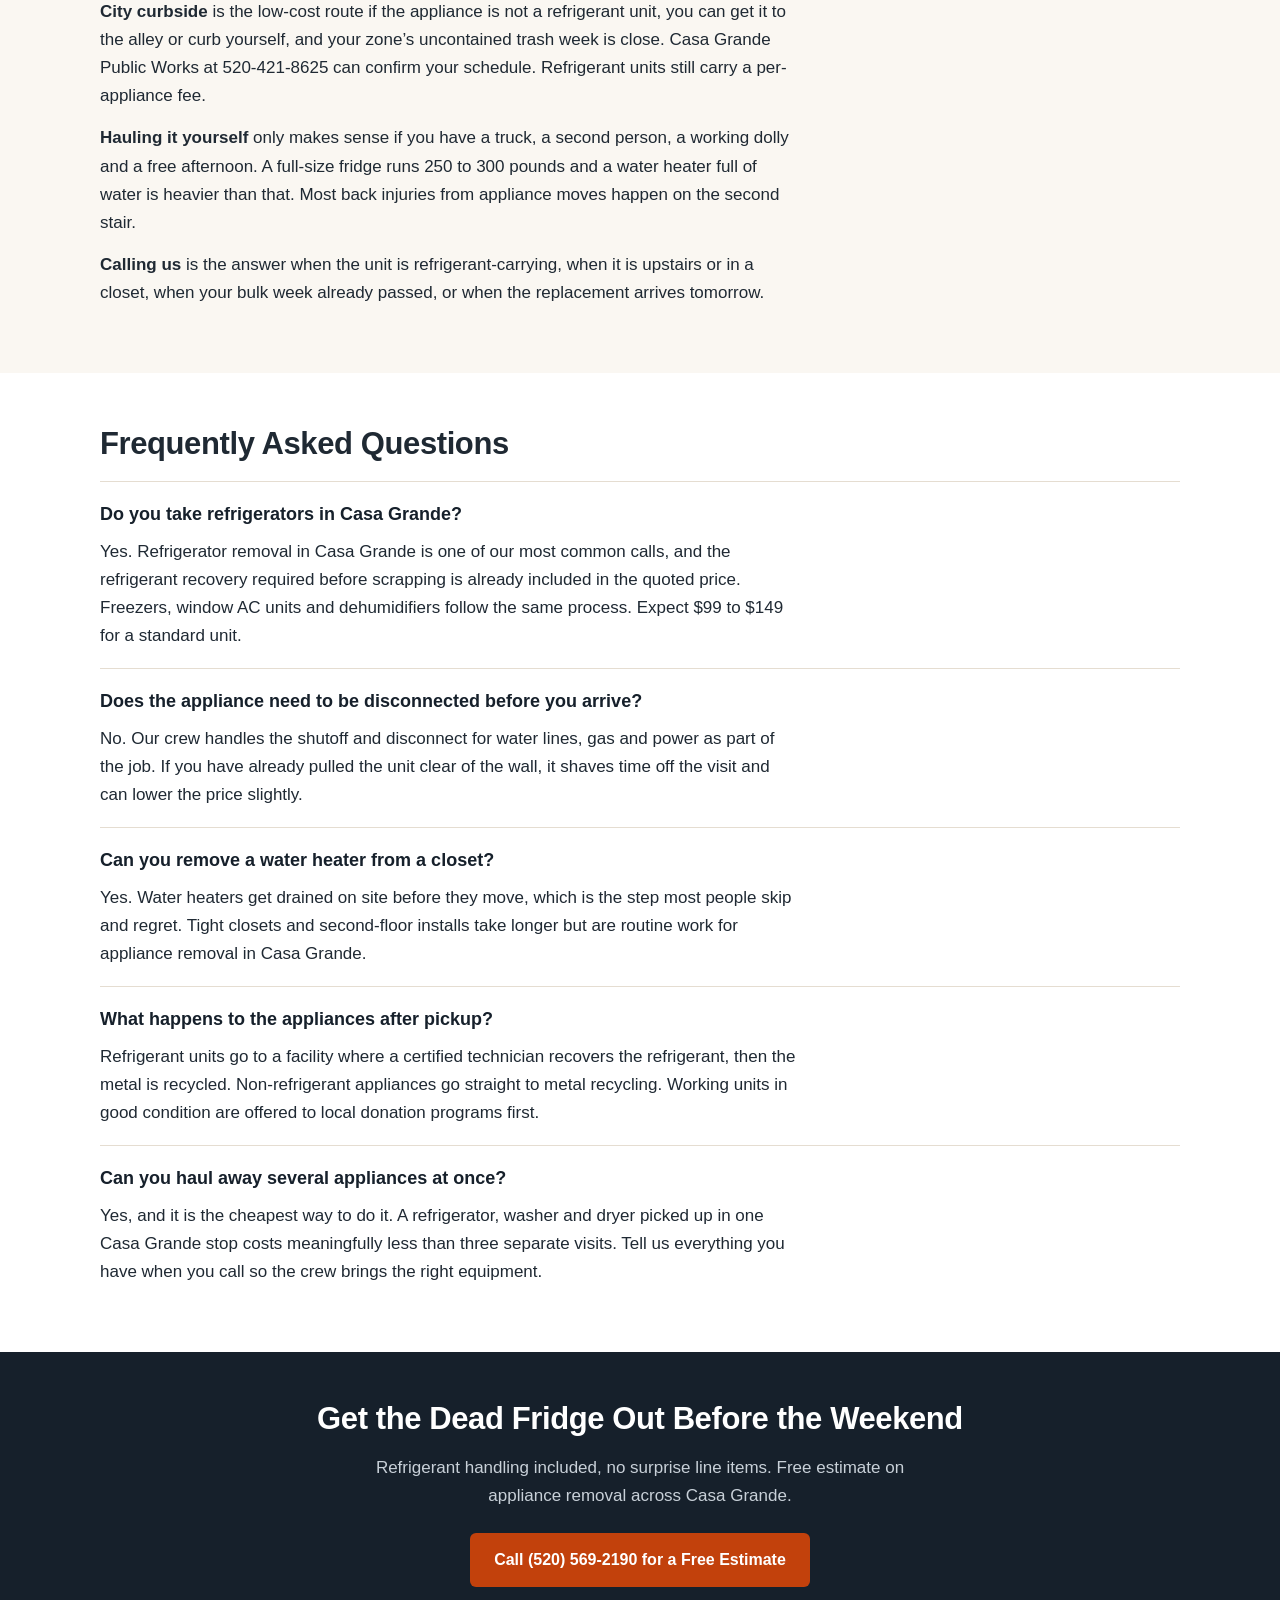
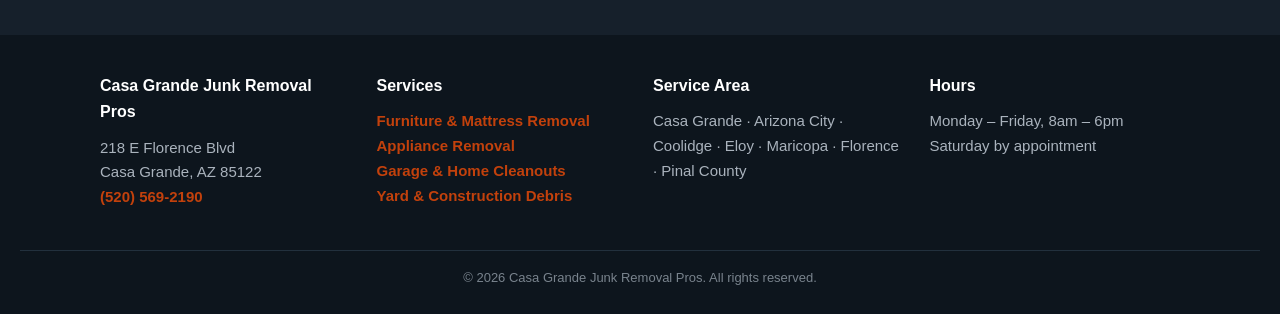
<file: appliance-removal-casa-grande.html>
<!DOCTYPE html>
<html lang="en">
<head>
<meta charset="utf-8">
<meta name="viewport" content="width=device-width, initial-scale=1">
<title>Appliance Removal in Casa Grande, AZ | Fridges &amp; More</title>
<meta name="description" content="Appliance removal in Casa Grande, AZ. Refrigerators, washers, dryers and water heaters hauled off with refrigerant handled. Call (520) 569-2190.">
<link rel="canonical" href="https://junkremovalcasagrande.com/appliance-removal-casa-grande.html">
<link rel="stylesheet" href="styles.css">
<script type="application/ld+json">
{"@context":"https://schema.org","@type":"LocalBusiness","name":"Casa Grande Junk Removal Pros","telephone":"(520) 569-2190","address":{"@type":"PostalAddress","streetAddress":"218 E Florence Blvd","addressLocality":"Casa Grande","addressRegion":"AZ","postalCode":"85122","addressCountry":"US"},"areaServed":"Casa Grande, AZ","description":"Junk removal in Casa Grande, AZ","openingHours":"Mo-Fr 08:00-18:00"}
</script>
<script type="application/ld+json">
{"@context": "https://schema.org", "@type": "FAQPage", "mainEntity": [{"@type": "Question", "name": "Do you take refrigerators in Casa Grande?", "acceptedAnswer": {"@type": "Answer", "text": "Yes. Refrigerator removal in Casa Grande is one of our most common calls, and the refrigerant recovery required before scrapping is already included in the quoted price. Freezers, window AC units and dehumidifiers follow the same process. Expect $99 to $149 for a standard unit."}}, {"@type": "Question", "name": "Does the appliance need to be disconnected before you arrive?", "acceptedAnswer": {"@type": "Answer", "text": "No. Our crew handles the shutoff and disconnect for water lines, gas and power as part of the job. If you have already pulled the unit clear of the wall, it shaves time off the visit and can lower the price slightly."}}, {"@type": "Question", "name": "Can you remove a water heater from a closet?", "acceptedAnswer": {"@type": "Answer", "text": "Yes. Water heaters get drained on site before they move, which is the step most people skip and regret. Tight closets and second-floor installs take longer but are routine work for appliance removal in Casa Grande."}}, {"@type": "Question", "name": "What happens to the appliances after pickup?", "acceptedAnswer": {"@type": "Answer", "text": "Refrigerant units go to a facility where a certified technician recovers the refrigerant, then the metal is recycled. Non-refrigerant appliances go straight to metal recycling. Working units in good condition are offered to local donation programs first."}}, {"@type": "Question", "name": "Can you haul away several appliances at once?", "acceptedAnswer": {"@type": "Answer", "text": "Yes, and it is the cheapest way to do it. A refrigerator, washer and dryer picked up in one Casa Grande stop costs meaningfully less than three separate visits. Tell us everything you have when you call so the crew brings the right equipment."}}]}
</script>
</head>
<body>

<nav class="nav">
  <div class="nav-in">
    <a class="brand" href="/">Casa Grande Junk Removal Pros<span>Casa Grande, Arizona</span></a>
    <div class="nav-links">
      <a href="/">Home</a>
      <a href="services.html">Services</a>
      <a href="furniture-removal-casa-grande.html">Furniture</a>
      <a href="appliance-removal-casa-grande.html">Appliances</a>
      <a href="contact.html">Contact</a>
    </div>
    <a class="nav-call" href="tel:+15205692190">&#9742; (520) 569-2190</a>
  </div>
</nav>

<section style="padding-bottom:22px;">
  <div class="wrap">
    <h1 style="font-size:clamp(26px,3.9vw,38px);font-weight:800;line-height:1.2;margin-bottom:16px;">Appliance Removal in Casa Grande, AZ</h1>
    <p class="lede">Appliance removal in Casa Grande covers refrigerators, freezers, washers, dryers, ranges, dishwashers, water heaters and window AC units. These are the heaviest single items in most houses, they have sharp edges and bad balance, and the refrigerant ones carry disposal rules a homeowner cannot legally skip. We disconnect, carry and haul, and the refrigerant handling is already in the price.</p>
    <img src="appliance-removal-casa-grande.webp" alt="Appliance removal in Casa Grande, AZ" width="1500" height="1000" style="border-radius:10px;margin:22px 0;">
  </div>
</section>

<section class="alt">
  <div class="wrap">
    <h2>What Does Appliance Removal Involve?</h2>
    <p>The crew shuts off and disconnects the unit &mdash; water line, gas shutoff or plug, depending on the appliance. Anything still holding water, like a washer or a water heater, gets drained before it moves so it does not soak your floor on the way out.</p>
    <p>Then it goes onto a heavy-duty appliance dolly and out. Doorframes get protected, tile floors get covered, and a second person guides on stairs and tight turns.</p>
    <p>At the back end, refrigerant units go to a facility where a certified technician recovers the refrigerant before the metal is scrapped. Everything else is sorted for metal recycling, which keeps disposal cost down.</p>
  </div>
</section>

<section>
  <div class="wrap">
    <h2>When Do You Need Appliance Removal?</h2>
    <ul><li>The fridge died and the replacement is being delivered without haul-away</li><li>A water heater failed and is still sitting in a closet full of water</li><li>You are replacing a washer and dryer set and need the old pair gone the same day</li><li>An old freezer or second fridge has been sitting in the garage running up the power bill</li><li>A rental turned over and the tenant left a range and a dishwasher behind</li></ul>
    <p>The Arizona detail worth naming: a dead refrigerator left in an uncooled Casa Grande garage through summer becomes a serious odor and pest problem within days, not weeks. That is the one appliance not to leave for later.</p>
  </div>
</section>

<section class="alt">
  <div class="wrap">
    <h2>Why Do Refrigerators Have Special Disposal Rules?</h2>
    <p>Refrigerators, freezers, window AC units and dehumidifiers contain refrigerant. Federal rules require that refrigerant be recovered by a certified technician before the appliance is scrapped or landfilled, because venting it is both illegal and environmentally damaging.</p>
    <p>That recovery step costs money, which is why the City of Casa Grande charges a separate fee per refrigerant appliance whether you set it out at the curb or drive it to the landfill yourself. It is not an upcharge; it is the actual cost of doing it correctly.</p>
    <p>Our appliance pricing already accounts for that handling. You are not going to get a quote over the phone and then a different number once the crew sees a compressor on the back.</p>
  </div>
</section>

<section>
  <div class="wrap">
    <h2>What Affects the Cost of Appliance Removal in Casa Grande?</h2>
    <table class="price"><tr><th>Appliance</th><th>Typical price</th></tr><tr><td>Refrigerator or freezer (refrigerant recovery included)</td><td>$99 &ndash; $149</td></tr><tr><td>Washer or dryer</td><td>$75 &ndash; $115</td></tr><tr><td>Range, oven or dishwasher</td><td>$75 &ndash; $120</td></tr><tr><td>Water heater (drained and hauled)</td><td>$85 &ndash; $125</td></tr><tr><td>Window AC unit</td><td>$65 &ndash; $100</td></tr></table>
    <p><b>What raises it:</b> refrigerant recovery on fridges, freezers and AC units. Stairs past one flight. A unit that has to come out of a tight second-floor laundry closet or a built-in cabinet surround.</p>
    <p><b>What lowers it:</b> having the appliance already disconnected and pulled clear of the wall, and bundling several units into one stop. A fridge plus a washer and dryer in a single visit costs far less than three separate calls.</p>
  </div>
</section>

<section class="alt">
  <div class="wrap">
    <h2>Curbside Pickup vs. Hauling It Yourself: Which Is Cheaper?</h2>
    <p><b>City curbside</b> is the low-cost route if the appliance is not a refrigerant unit, you can get it to the alley or curb yourself, and your zone&rsquo;s uncontained trash week is close. Casa Grande Public Works at 520-421-8625 can confirm your schedule. Refrigerant units still carry a per-appliance fee.</p>
    <p><b>Hauling it yourself</b> only makes sense if you have a truck, a second person, a working dolly and a free afternoon. A full-size fridge runs 250 to 300 pounds and a water heater full of water is heavier than that. Most back injuries from appliance moves happen on the second stair.</p>
    <p><b>Calling us</b> is the answer when the unit is refrigerant-carrying, when it is upstairs or in a closet, when your bulk week already passed, or when the replacement arrives tomorrow.</p>
  </div>
</section>

<section>
  <div class="wrap">
    <h2>Frequently Asked Questions</h2>

    <div class="faq">
      <h3>Do you take refrigerators in Casa Grande?</h3>
      <p>Yes. Refrigerator removal in Casa Grande is one of our most common calls, and the refrigerant recovery required before scrapping is already included in the quoted price. Freezers, window AC units and dehumidifiers follow the same process. Expect $99 to $149 for a standard unit.</p>
    </div>

    <div class="faq">
      <h3>Does the appliance need to be disconnected before you arrive?</h3>
      <p>No. Our crew handles the shutoff and disconnect for water lines, gas and power as part of the job. If you have already pulled the unit clear of the wall, it shaves time off the visit and can lower the price slightly.</p>
    </div>

    <div class="faq">
      <h3>Can you remove a water heater from a closet?</h3>
      <p>Yes. Water heaters get drained on site before they move, which is the step most people skip and regret. Tight closets and second-floor installs take longer but are routine work for appliance removal in Casa Grande.</p>
    </div>

    <div class="faq">
      <h3>What happens to the appliances after pickup?</h3>
      <p>Refrigerant units go to a facility where a certified technician recovers the refrigerant, then the metal is recycled. Non-refrigerant appliances go straight to metal recycling. Working units in good condition are offered to local donation programs first.</p>
    </div>

    <div class="faq">
      <h3>Can you haul away several appliances at once?</h3>
      <p>Yes, and it is the cheapest way to do it. A refrigerator, washer and dryer picked up in one Casa Grande stop costs meaningfully less than three separate visits. Tell us everything you have when you call so the crew brings the right equipment.</p>
    </div>
  </div>
</section>
<div class="cta">
  <h2>Get the Dead Fridge Out Before the Weekend</h2>
  <p>Refrigerant handling included, no surprise line items. Free estimate on appliance removal across Casa Grande.</p>
  <a class="btn btn-p" href="tel:+15205692190">Call (520) 569-2190 for a Free Estimate</a>
</div>

<footer>
  <div class="wrap">
    <div>
      <h4>Casa Grande Junk Removal Pros</h4>
      <p>218 E Florence Blvd<br>Casa Grande, AZ 85122<br><a href="tel:+15205692190">(520) 569-2190</a></p>
    </div>
    <div>
      <h4>Services</h4>
      <p><a href="furniture-removal-casa-grande.html">Furniture &amp; Mattress Removal</a><br>
      <a href="appliance-removal-casa-grande.html">Appliance Removal</a><br>
      <a href="garage-cleanout-casa-grande.html">Garage &amp; Home Cleanouts</a><br>
      <a href="yard-debris-removal-casa-grande.html">Yard &amp; Construction Debris</a></p>
    </div>
    <div>
      <h4>Service Area</h4>
      <p>Casa Grande &middot; Arizona City &middot; Coolidge &middot; Eloy &middot; Maricopa &middot; Florence &middot; Pinal County</p>
    </div>
    <div>
      <h4>Hours</h4>
      <p>Monday &ndash; Friday, 8am &ndash; 6pm<br>Saturday by appointment</p>
    </div>
  </div>
  <div class="copy">&copy; 2026 Casa Grande Junk Removal Pros. All rights reserved.</div>
</footer>

</body>
</html>
</file>
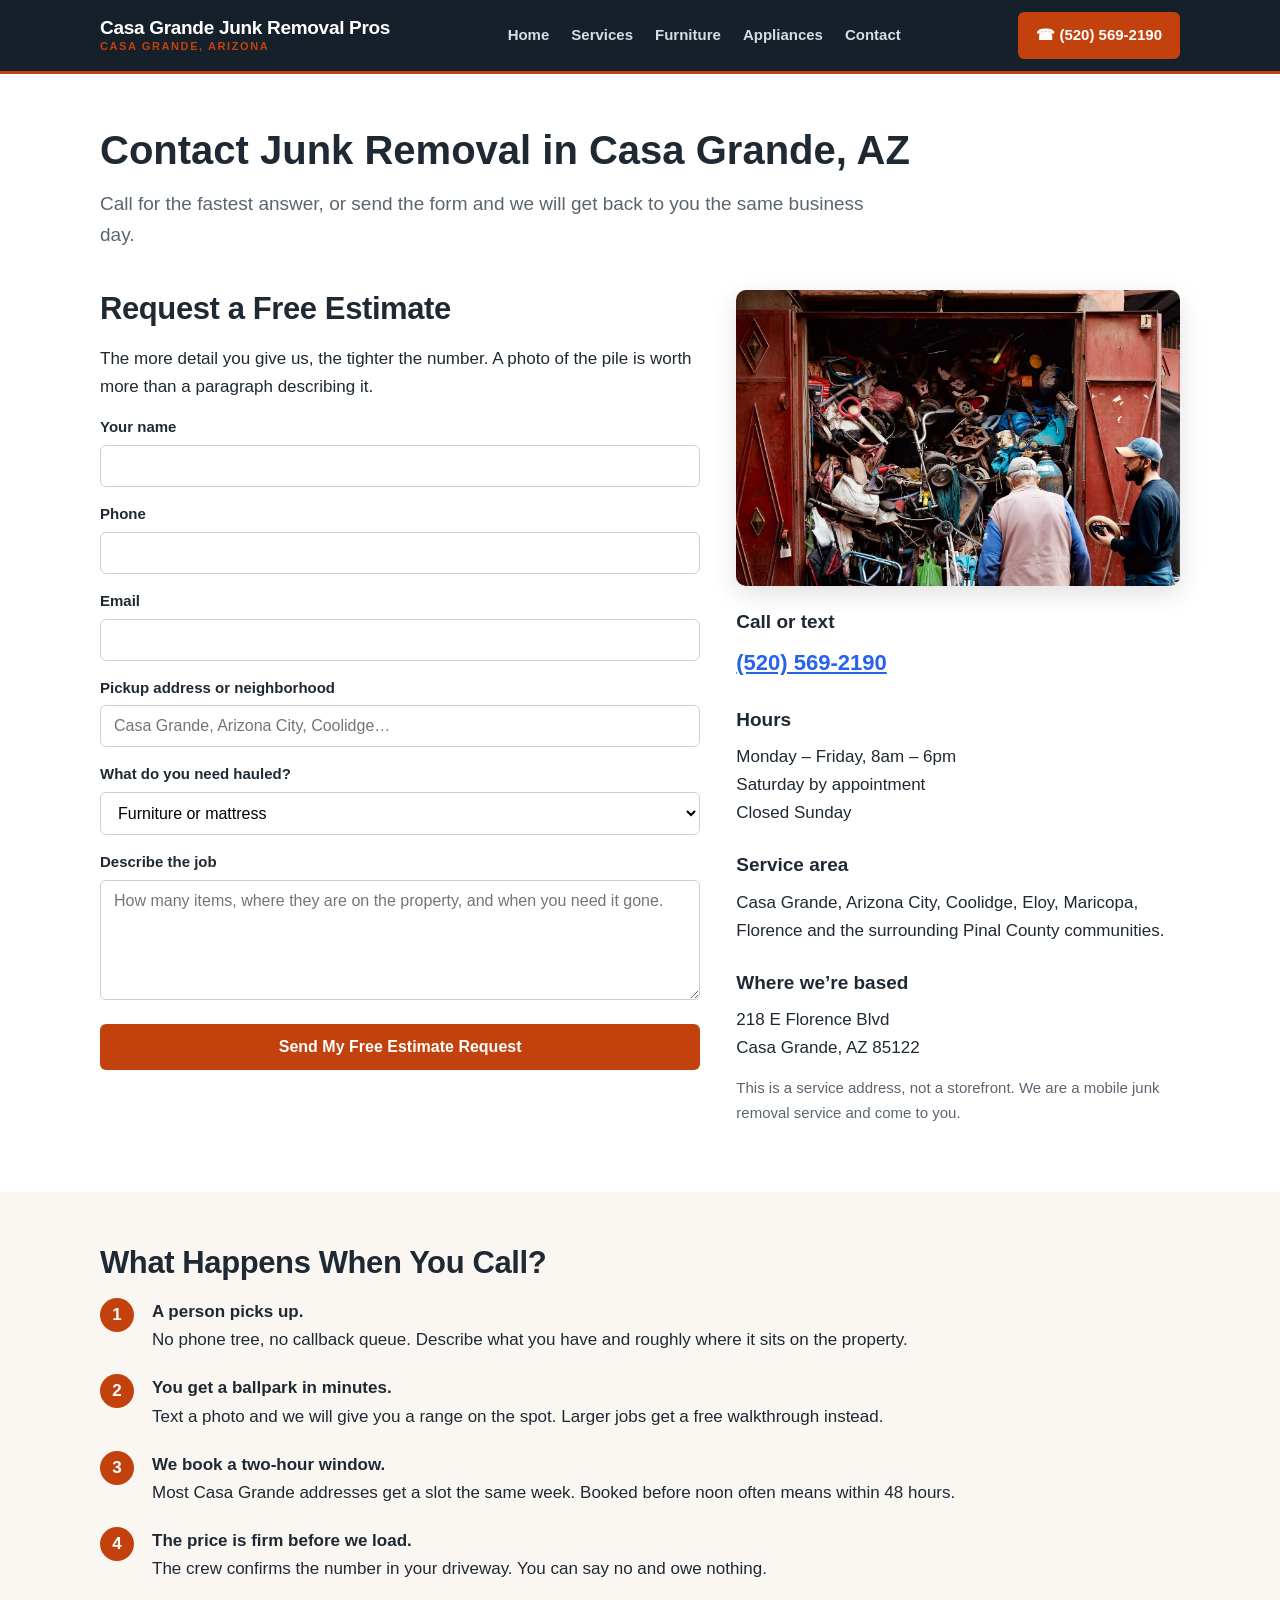
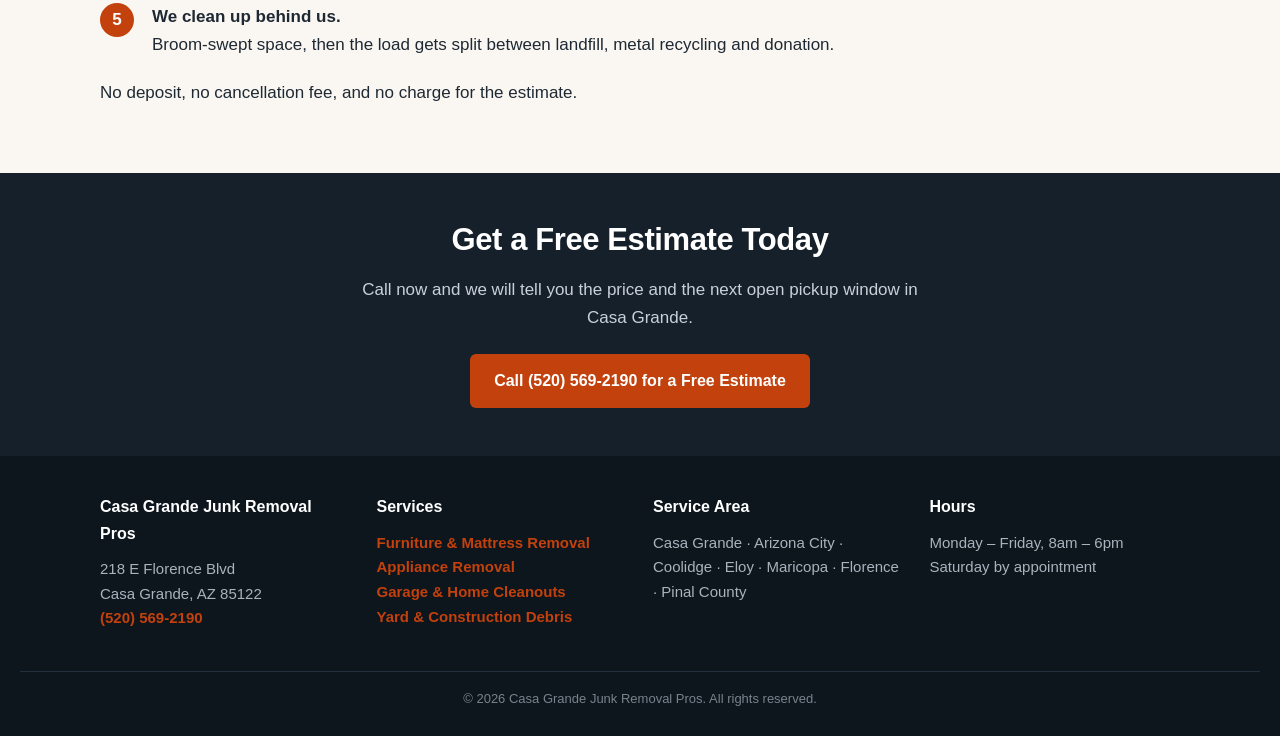
<file: contact.html>
<!DOCTYPE html>
<html lang="en">
<head>
<meta charset="utf-8">
<meta name="viewport" content="width=device-width, initial-scale=1">
<title>Contact Junk Removal in Casa Grande, AZ | Free Quote</title>
<meta name="description" content="Get a free junk removal estimate in Casa Grande, AZ. Call (520) 569-2190 or send the form and we reply the same business day.">
<link rel="canonical" href="https://junkremovalcasagrande.com/contact.html">
<link rel="stylesheet" href="styles.css">
<script type="application/ld+json">
{"@context":"https://schema.org","@type":"LocalBusiness","name":"Casa Grande Junk Removal Pros","telephone":"(520) 569-2190","address":{"@type":"PostalAddress","streetAddress":"218 E Florence Blvd","addressLocality":"Casa Grande","addressRegion":"AZ","postalCode":"85122","addressCountry":"US"},"areaServed":"Casa Grande, AZ","description":"Junk removal in Casa Grande, AZ","openingHours":"Mo-Fr 08:00-18:00"}
</script>
</head>
<body>

<nav class="nav">
  <div class="nav-in">
    <a class="brand" href="/">Casa Grande Junk Removal Pros<span>Casa Grande, Arizona</span></a>
    <div class="nav-links">
      <a href="/">Home</a>
      <a href="services.html">Services</a>
      <a href="furniture-removal-casa-grande.html">Furniture</a>
      <a href="appliance-removal-casa-grande.html">Appliances</a>
      <a href="contact.html">Contact</a>
    </div>
    <a class="nav-call" href="tel:+15205692190">&#9742; (520) 569-2190</a>
  </div>
</nav>

<section style="padding-bottom:26px;">
  <div class="wrap">
    <h1 style="font-size:clamp(27px,4vw,40px);font-weight:800;line-height:1.2;margin-bottom:14px;">Contact Junk Removal in Casa Grande, AZ</h1>
    <p class="lede">Call for the fastest answer, or send the form and we will get back to you the same business day.</p>
  </div>
</section>

<section style="padding-top:0;">
  <div class="wrap">
    <div class="split">
      <div>
        <h2>Request a Free Estimate</h2>
        <p>The more detail you give us, the tighter the number. A photo of the pile is worth more than a paragraph describing it.</p>
        <form action="https://formspree.io/f/xgaewyrd" method="POST">
          <label for="name">Your name</label>
          <input type="text" id="name" name="name" required>

          <label for="phone">Phone</label>
          <input type="tel" id="phone" name="phone" required>

          <label for="email">Email</label>
          <input type="email" id="email" name="email" required>

          <label for="address">Pickup address or neighborhood</label>
          <input type="text" id="address" name="address" placeholder="Casa Grande, Arizona City, Coolidge&hellip;">

          <label for="service">What do you need hauled?</label>
          <select id="service" name="service">
            <option>Furniture or mattress</option>
            <option>Appliance (fridge, washer, water heater)</option>
            <option>Garage, home or estate cleanout</option>
            <option>Yard waste or construction debris</option>
            <option>Hot tub or shed</option>
            <option>Not sure &mdash; need an estimate</option>
          </select>

          <label for="message">Describe the job</label>
          <textarea id="message" name="message" placeholder="How many items, where they are on the property, and when you need it gone."></textarea>

          <input type="text" name="_gotcha" style="display:none" tabindex="-1">
          <button type="submit">Send My Free Estimate Request</button>
        </form>
      </div>
      <div>
        <img src="junk-hauling-crew-casa-grande.webp" alt="Junk removal team in Casa Grande, AZ" width="1400" height="933" style="border-radius:10px;margin-bottom:20px;">
        <h3 style="margin-top:0;">Call or text</h3>
        <p style="font-size:22px;font-weight:800;"><a href="tel:+15205692190" style="color: #2563eb; text-decoration: underline;">(520) 569-2190</a></p>
        <h3>Hours</h3>
        <p>Monday &ndash; Friday, 8am &ndash; 6pm<br>Saturday by appointment<br>Closed Sunday</p>
        <h3>Service area</h3>
        <p>Casa Grande, Arizona City, Coolidge, Eloy, Maricopa, Florence and the surrounding Pinal County communities.</p>
        <h3>Where we&rsquo;re based</h3>
        <p>218 E Florence Blvd<br>Casa Grande, AZ 85122</p>
        <p style="font-size:15px;color:#5b6570;">This is a service address, not a storefront. We are a mobile junk removal service and come to you.</p>
      </div>
    </div>
  </div>
</section>

<section class="alt">
  <div class="wrap">
    <h2>What Happens When You Call?</h2>
    <ol class="steps">
      <li><b>A person picks up.</b> No phone tree, no callback queue. Describe what you have and roughly where it sits on the property.</li>
      <li><b>You get a ballpark in minutes.</b> Text a photo and we will give you a range on the spot. Larger jobs get a free walkthrough instead.</li>
      <li><b>We book a two-hour window.</b> Most Casa Grande addresses get a slot the same week. Booked before noon often means within 48 hours.</li>
      <li><b>The price is firm before we load.</b> The crew confirms the number in your driveway. You can say no and owe nothing.</li>
      <li><b>We clean up behind us.</b> Broom-swept space, then the load gets split between landfill, metal recycling and donation.</li>
    </ol>
    <p>No deposit, no cancellation fee, and no charge for the estimate.</p>
  </div>
</section>
<div class="cta">
  <h2>Get a Free Estimate Today</h2>
  <p>Call now and we will tell you the price and the next open pickup window in Casa Grande.</p>
  <a class="btn btn-p" href="tel:+15205692190">Call (520) 569-2190 for a Free Estimate</a>
</div>

<footer>
  <div class="wrap">
    <div>
      <h4>Casa Grande Junk Removal Pros</h4>
      <p>218 E Florence Blvd<br>Casa Grande, AZ 85122<br><a href="tel:+15205692190">(520) 569-2190</a></p>
    </div>
    <div>
      <h4>Services</h4>
      <p><a href="furniture-removal-casa-grande.html">Furniture &amp; Mattress Removal</a><br>
      <a href="appliance-removal-casa-grande.html">Appliance Removal</a><br>
      <a href="garage-cleanout-casa-grande.html">Garage &amp; Home Cleanouts</a><br>
      <a href="yard-debris-removal-casa-grande.html">Yard &amp; Construction Debris</a></p>
    </div>
    <div>
      <h4>Service Area</h4>
      <p>Casa Grande &middot; Arizona City &middot; Coolidge &middot; Eloy &middot; Maricopa &middot; Florence &middot; Pinal County</p>
    </div>
    <div>
      <h4>Hours</h4>
      <p>Monday &ndash; Friday, 8am &ndash; 6pm<br>Saturday by appointment</p>
    </div>
  </div>
  <div class="copy">&copy; 2026 Casa Grande Junk Removal Pros. All rights reserved.</div>
</footer>

</body>
</html>
</file>
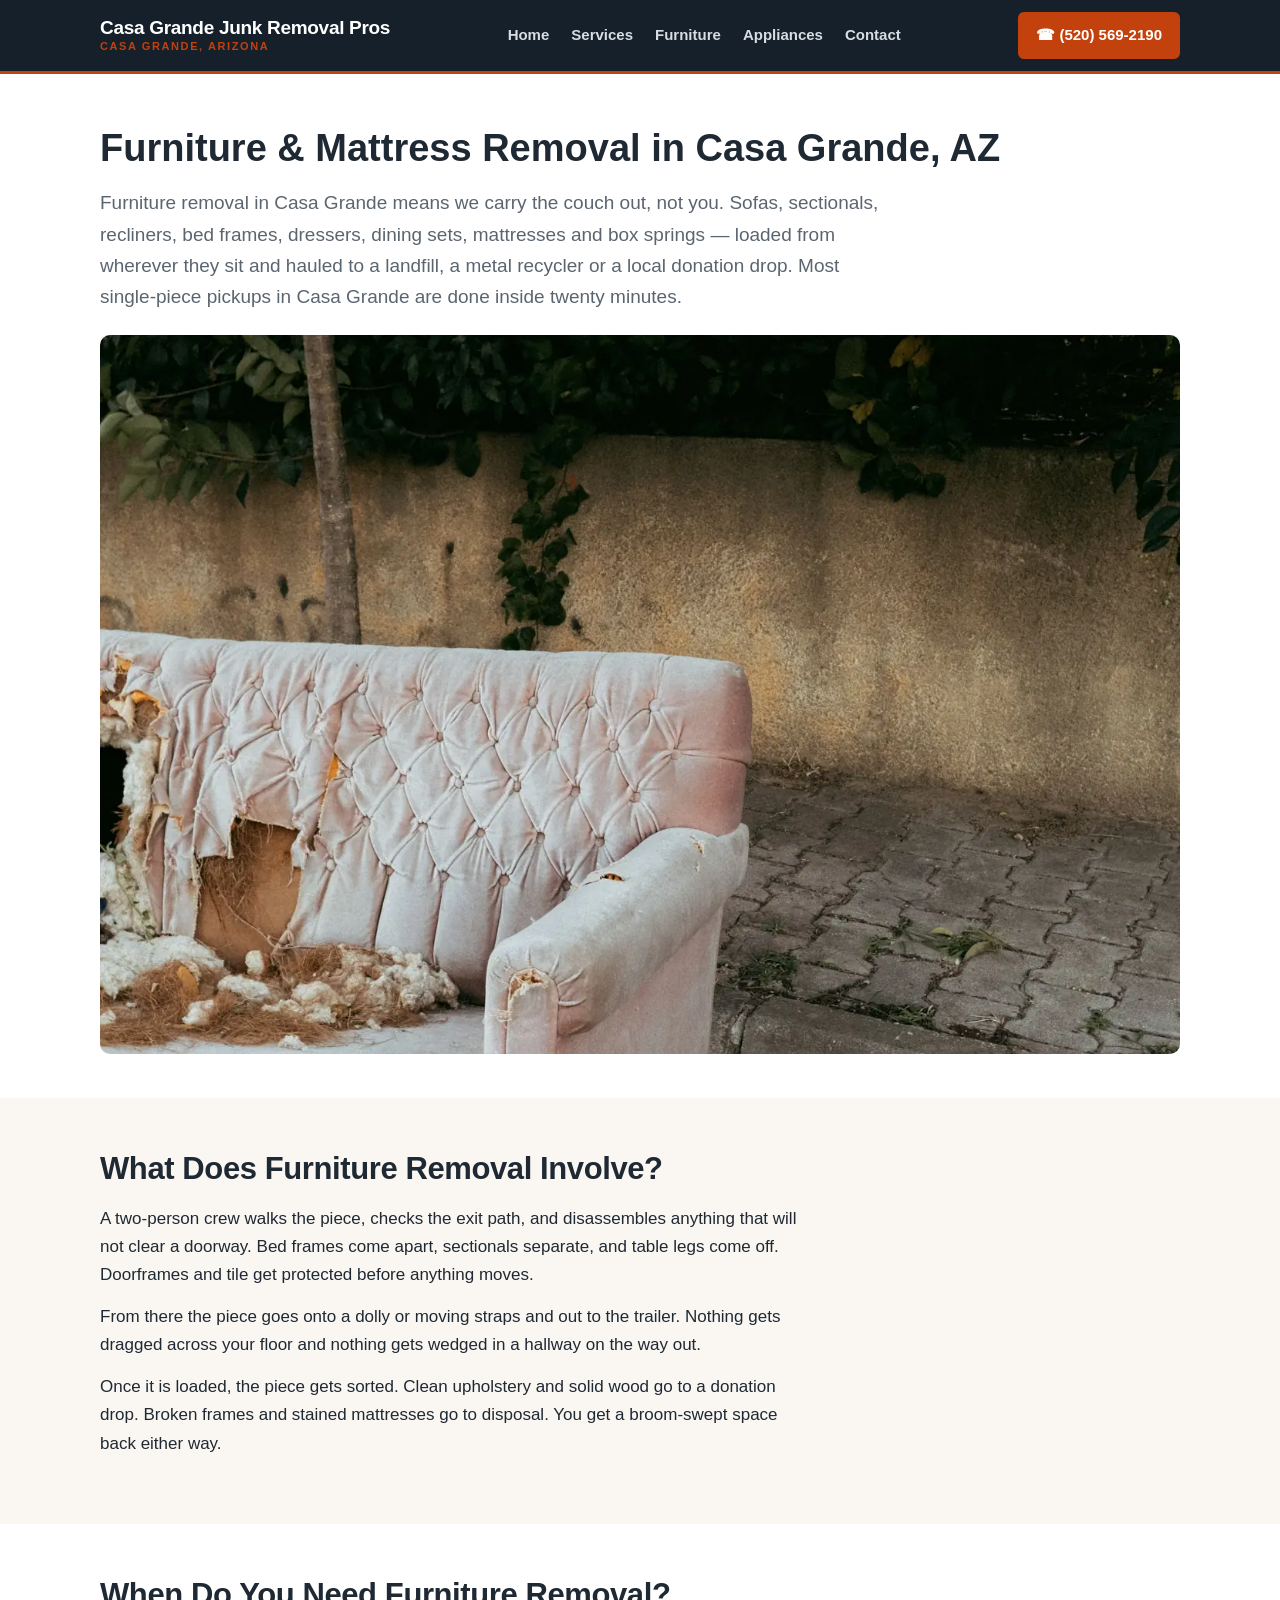
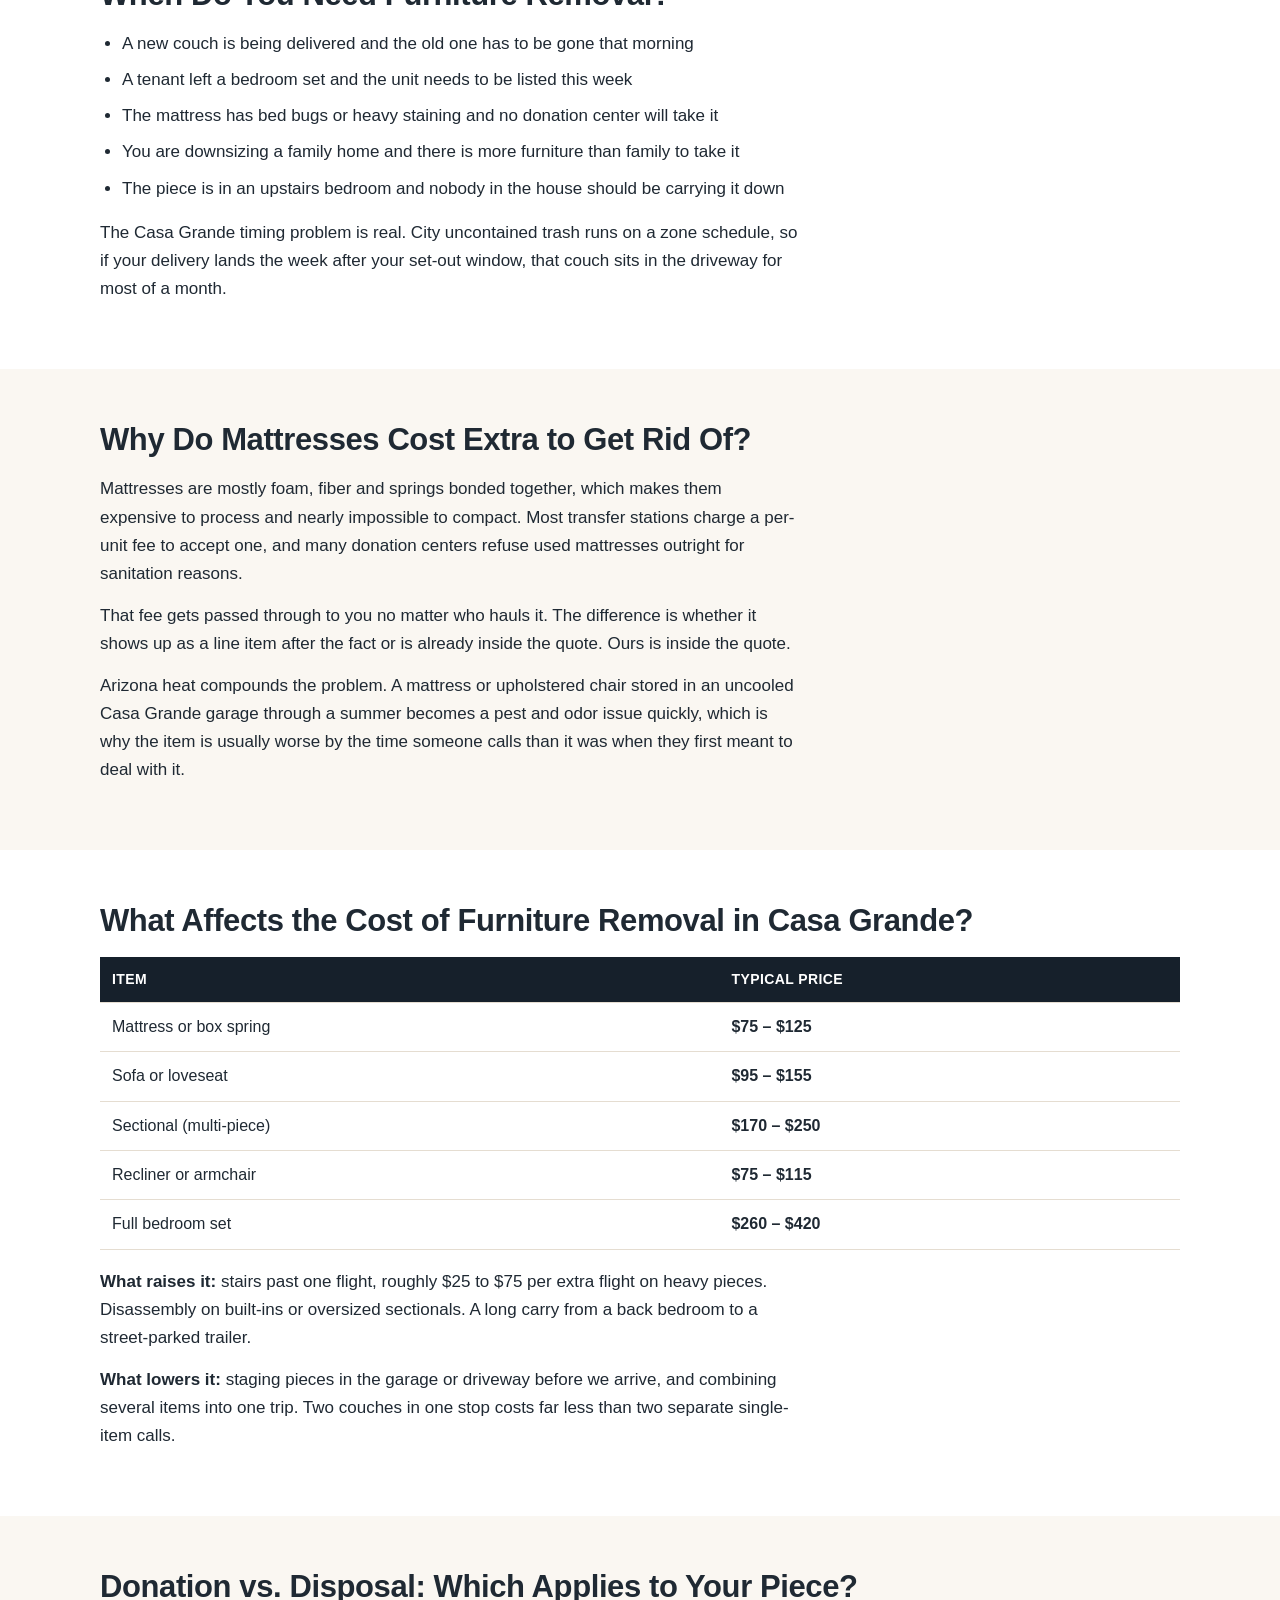
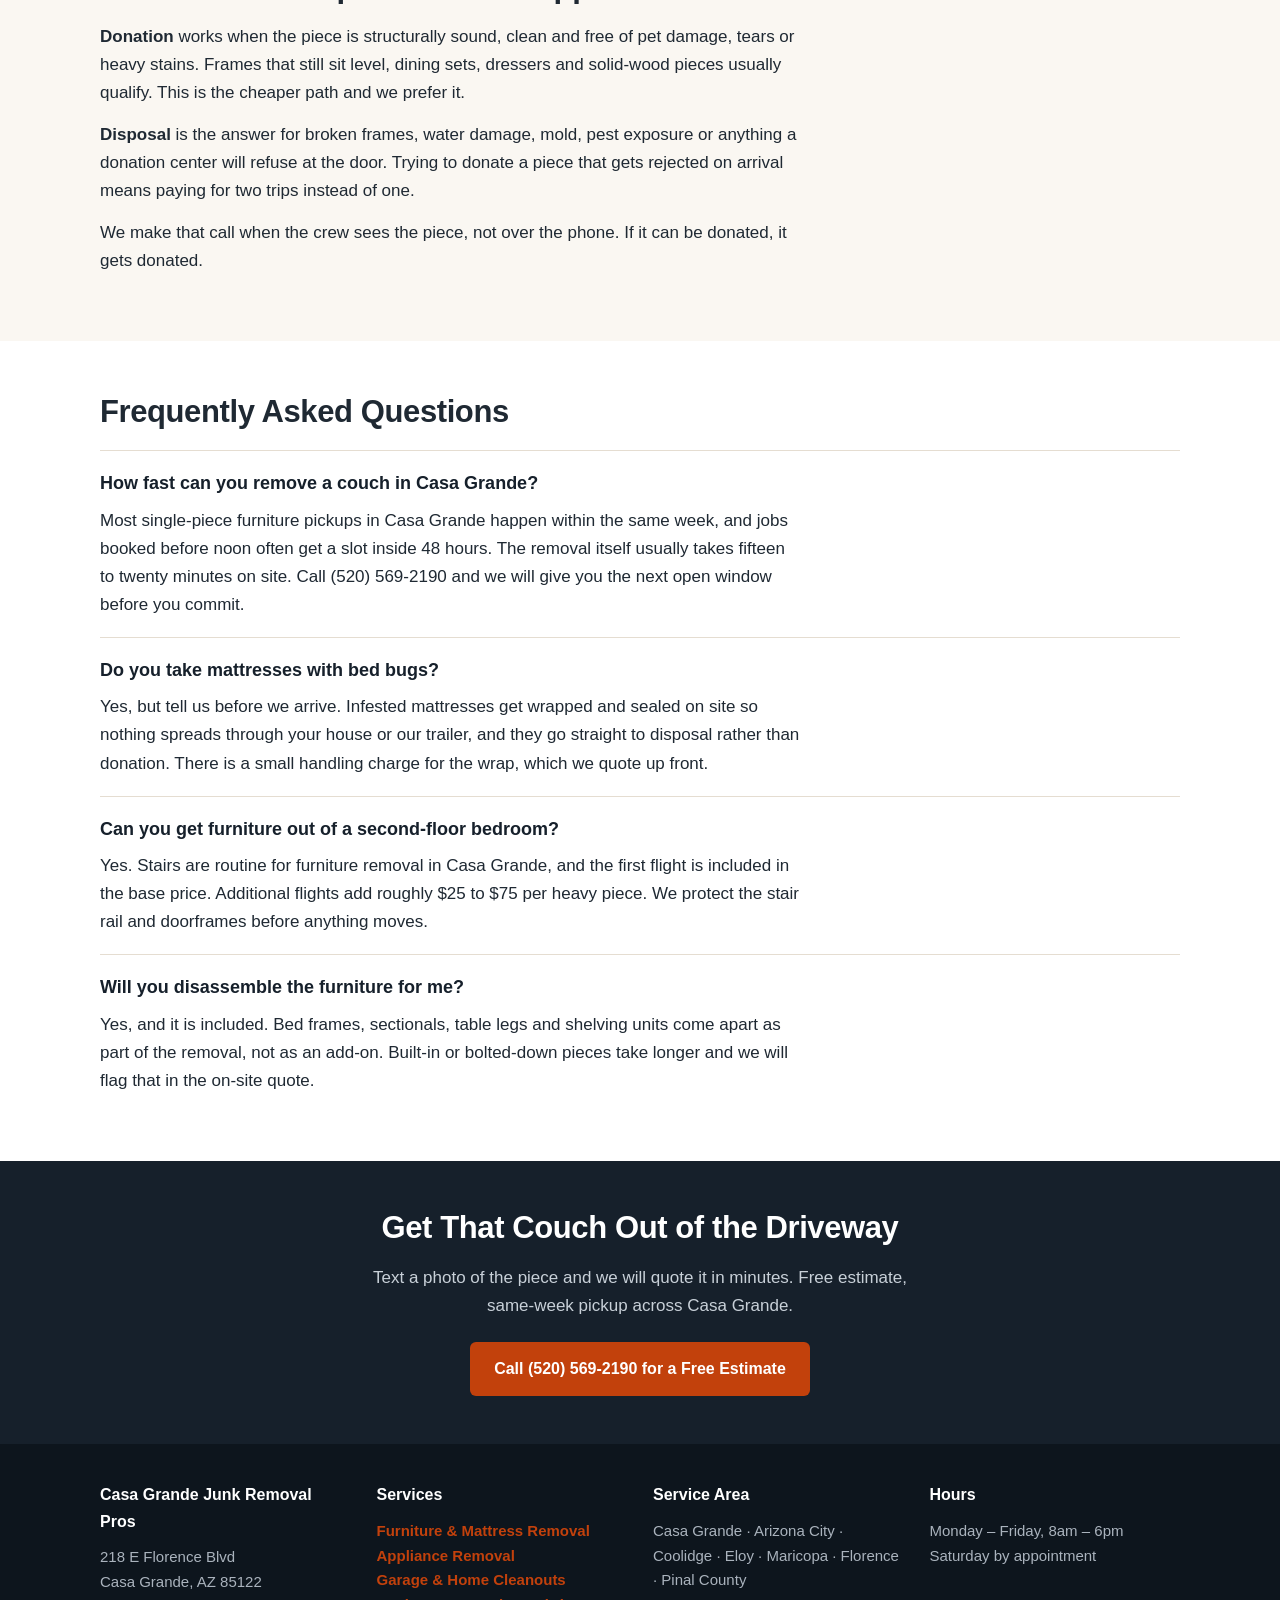
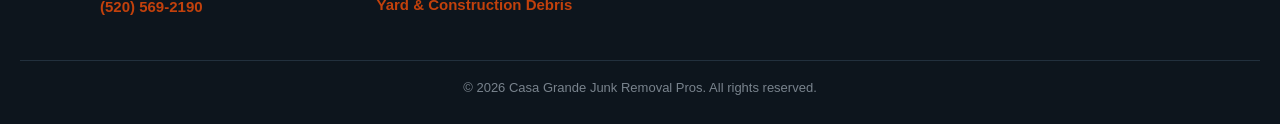
<file: furniture-removal-casa-grande.html>
<!DOCTYPE html>
<html lang="en">
<head>
<meta charset="utf-8">
<meta name="viewport" content="width=device-width, initial-scale=1">
<title>Furniture Removal in Casa Grande, AZ | Same Week</title>
<meta name="description" content="Furniture and mattress removal in Casa Grande, AZ. Sofas, sectionals, bed frames and box springs hauled off. Free estimate. Call (520) 569-2190.">
<link rel="canonical" href="https://junkremovalcasagrande.com/furniture-removal-casa-grande.html">
<link rel="stylesheet" href="styles.css">
<script type="application/ld+json">
{"@context":"https://schema.org","@type":"LocalBusiness","name":"Casa Grande Junk Removal Pros","telephone":"(520) 569-2190","address":{"@type":"PostalAddress","streetAddress":"218 E Florence Blvd","addressLocality":"Casa Grande","addressRegion":"AZ","postalCode":"85122","addressCountry":"US"},"areaServed":"Casa Grande, AZ","description":"Junk removal in Casa Grande, AZ","openingHours":"Mo-Fr 08:00-18:00"}
</script>
<script type="application/ld+json">
{"@context": "https://schema.org", "@type": "FAQPage", "mainEntity": [{"@type": "Question", "name": "How fast can you remove a couch in Casa Grande?", "acceptedAnswer": {"@type": "Answer", "text": "Most single-piece furniture pickups in Casa Grande happen within the same week, and jobs booked before noon often get a slot inside 48 hours. The removal itself usually takes fifteen to twenty minutes on site. Call (520) 569-2190 and we will give you the next open window before you commit."}}, {"@type": "Question", "name": "Do you take mattresses with bed bugs?", "acceptedAnswer": {"@type": "Answer", "text": "Yes, but tell us before we arrive. Infested mattresses get wrapped and sealed on site so nothing spreads through your house or our trailer, and they go straight to disposal rather than donation. There is a small handling charge for the wrap, which we quote up front."}}, {"@type": "Question", "name": "Can you get furniture out of a second-floor bedroom?", "acceptedAnswer": {"@type": "Answer", "text": "Yes. Stairs are routine for furniture removal in Casa Grande, and the first flight is included in the base price. Additional flights add roughly $25 to $75 per heavy piece. We protect the stair rail and doorframes before anything moves."}}, {"@type": "Question", "name": "Will you disassemble the furniture for me?", "acceptedAnswer": {"@type": "Answer", "text": "Yes, and it is included. Bed frames, sectionals, table legs and shelving units come apart as part of the removal, not as an add-on. Built-in or bolted-down pieces take longer and we will flag that in the on-site quote."}}]}
</script>
</head>
<body>

<nav class="nav">
  <div class="nav-in">
    <a class="brand" href="/">Casa Grande Junk Removal Pros<span>Casa Grande, Arizona</span></a>
    <div class="nav-links">
      <a href="/">Home</a>
      <a href="services.html">Services</a>
      <a href="furniture-removal-casa-grande.html">Furniture</a>
      <a href="appliance-removal-casa-grande.html">Appliances</a>
      <a href="contact.html">Contact</a>
    </div>
    <a class="nav-call" href="tel:+15205692190">&#9742; (520) 569-2190</a>
  </div>
</nav>

<section style="padding-bottom:22px;">
  <div class="wrap">
    <h1 style="font-size:clamp(26px,3.9vw,38px);font-weight:800;line-height:1.2;margin-bottom:16px;">Furniture &amp; Mattress Removal in Casa Grande, AZ</h1>
    <p class="lede">Furniture removal in Casa Grande means we carry the couch out, not you. Sofas, sectionals, recliners, bed frames, dressers, dining sets, mattresses and box springs &mdash; loaded from wherever they sit and hauled to a landfill, a metal recycler or a local donation drop. Most single-piece pickups in Casa Grande are done inside twenty minutes.</p>
    <img src="furniture-removal-casa-grande.webp" alt="Furniture removal in Casa Grande, AZ" width="1400" height="933" style="border-radius:10px;margin:22px 0;">
  </div>
</section>

<section class="alt">
  <div class="wrap">
    <h2>What Does Furniture Removal Involve?</h2>
    <p>A two-person crew walks the piece, checks the exit path, and disassembles anything that will not clear a doorway. Bed frames come apart, sectionals separate, and table legs come off. Doorframes and tile get protected before anything moves.</p>
    <p>From there the piece goes onto a dolly or moving straps and out to the trailer. Nothing gets dragged across your floor and nothing gets wedged in a hallway on the way out.</p>
    <p>Once it is loaded, the piece gets sorted. Clean upholstery and solid wood go to a donation drop. Broken frames and stained mattresses go to disposal. You get a broom-swept space back either way.</p>
  </div>
</section>

<section>
  <div class="wrap">
    <h2>When Do You Need Furniture Removal?</h2>
    <ul><li>A new couch is being delivered and the old one has to be gone that morning</li><li>A tenant left a bedroom set and the unit needs to be listed this week</li><li>The mattress has bed bugs or heavy staining and no donation center will take it</li><li>You are downsizing a family home and there is more furniture than family to take it</li><li>The piece is in an upstairs bedroom and nobody in the house should be carrying it down</li></ul>
    <p>The Casa Grande timing problem is real. City uncontained trash runs on a zone schedule, so if your delivery lands the week after your set-out window, that couch sits in the driveway for most of a month.</p>
  </div>
</section>

<section class="alt">
  <div class="wrap">
    <h2>Why Do Mattresses Cost Extra to Get Rid Of?</h2>
    <p>Mattresses are mostly foam, fiber and springs bonded together, which makes them expensive to process and nearly impossible to compact. Most transfer stations charge a per-unit fee to accept one, and many donation centers refuse used mattresses outright for sanitation reasons.</p>
    <p>That fee gets passed through to you no matter who hauls it. The difference is whether it shows up as a line item after the fact or is already inside the quote. Ours is inside the quote.</p>
    <p>Arizona heat compounds the problem. A mattress or upholstered chair stored in an uncooled Casa Grande garage through a summer becomes a pest and odor issue quickly, which is why the item is usually worse by the time someone calls than it was when they first meant to deal with it.</p>
  </div>
</section>

<section>
  <div class="wrap">
    <h2>What Affects the Cost of Furniture Removal in Casa Grande?</h2>
    <table class="price"><tr><th>Item</th><th>Typical price</th></tr><tr><td>Mattress or box spring</td><td>$75 &ndash; $125</td></tr><tr><td>Sofa or loveseat</td><td>$95 &ndash; $155</td></tr><tr><td>Sectional (multi-piece)</td><td>$170 &ndash; $250</td></tr><tr><td>Recliner or armchair</td><td>$75 &ndash; $115</td></tr><tr><td>Full bedroom set</td><td>$260 &ndash; $420</td></tr></table>
    <p><b>What raises it:</b> stairs past one flight, roughly $25 to $75 per extra flight on heavy pieces. Disassembly on built-ins or oversized sectionals. A long carry from a back bedroom to a street-parked trailer.</p>
    <p><b>What lowers it:</b> staging pieces in the garage or driveway before we arrive, and combining several items into one trip. Two couches in one stop costs far less than two separate single-item calls.</p>
  </div>
</section>

<section class="alt">
  <div class="wrap">
    <h2>Donation vs. Disposal: Which Applies to Your Piece?</h2>
    <p><b>Donation</b> works when the piece is structurally sound, clean and free of pet damage, tears or heavy stains. Frames that still sit level, dining sets, dressers and solid-wood pieces usually qualify. This is the cheaper path and we prefer it.</p>
    <p><b>Disposal</b> is the answer for broken frames, water damage, mold, pest exposure or anything a donation center will refuse at the door. Trying to donate a piece that gets rejected on arrival means paying for two trips instead of one.</p>
    <p>We make that call when the crew sees the piece, not over the phone. If it can be donated, it gets donated.</p>
  </div>
</section>

<section>
  <div class="wrap">
    <h2>Frequently Asked Questions</h2>

    <div class="faq">
      <h3>How fast can you remove a couch in Casa Grande?</h3>
      <p>Most single-piece furniture pickups in Casa Grande happen within the same week, and jobs booked before noon often get a slot inside 48 hours. The removal itself usually takes fifteen to twenty minutes on site. Call (520) 569-2190 and we will give you the next open window before you commit.</p>
    </div>

    <div class="faq">
      <h3>Do you take mattresses with bed bugs?</h3>
      <p>Yes, but tell us before we arrive. Infested mattresses get wrapped and sealed on site so nothing spreads through your house or our trailer, and they go straight to disposal rather than donation. There is a small handling charge for the wrap, which we quote up front.</p>
    </div>

    <div class="faq">
      <h3>Can you get furniture out of a second-floor bedroom?</h3>
      <p>Yes. Stairs are routine for furniture removal in Casa Grande, and the first flight is included in the base price. Additional flights add roughly $25 to $75 per heavy piece. We protect the stair rail and doorframes before anything moves.</p>
    </div>

    <div class="faq">
      <h3>Will you disassemble the furniture for me?</h3>
      <p>Yes, and it is included. Bed frames, sectionals, table legs and shelving units come apart as part of the removal, not as an add-on. Built-in or bolted-down pieces take longer and we will flag that in the on-site quote.</p>
    </div>
  </div>
</section>
<div class="cta">
  <h2>Get That Couch Out of the Driveway</h2>
  <p>Text a photo of the piece and we will quote it in minutes. Free estimate, same-week pickup across Casa Grande.</p>
  <a class="btn btn-p" href="tel:+15205692190">Call (520) 569-2190 for a Free Estimate</a>
</div>

<footer>
  <div class="wrap">
    <div>
      <h4>Casa Grande Junk Removal Pros</h4>
      <p>218 E Florence Blvd<br>Casa Grande, AZ 85122<br><a href="tel:+15205692190">(520) 569-2190</a></p>
    </div>
    <div>
      <h4>Services</h4>
      <p><a href="furniture-removal-casa-grande.html">Furniture &amp; Mattress Removal</a><br>
      <a href="appliance-removal-casa-grande.html">Appliance Removal</a><br>
      <a href="garage-cleanout-casa-grande.html">Garage &amp; Home Cleanouts</a><br>
      <a href="yard-debris-removal-casa-grande.html">Yard &amp; Construction Debris</a></p>
    </div>
    <div>
      <h4>Service Area</h4>
      <p>Casa Grande &middot; Arizona City &middot; Coolidge &middot; Eloy &middot; Maricopa &middot; Florence &middot; Pinal County</p>
    </div>
    <div>
      <h4>Hours</h4>
      <p>Monday &ndash; Friday, 8am &ndash; 6pm<br>Saturday by appointment</p>
    </div>
  </div>
  <div class="copy">&copy; 2026 Casa Grande Junk Removal Pros. All rights reserved.</div>
</footer>

</body>
</html>
</file>
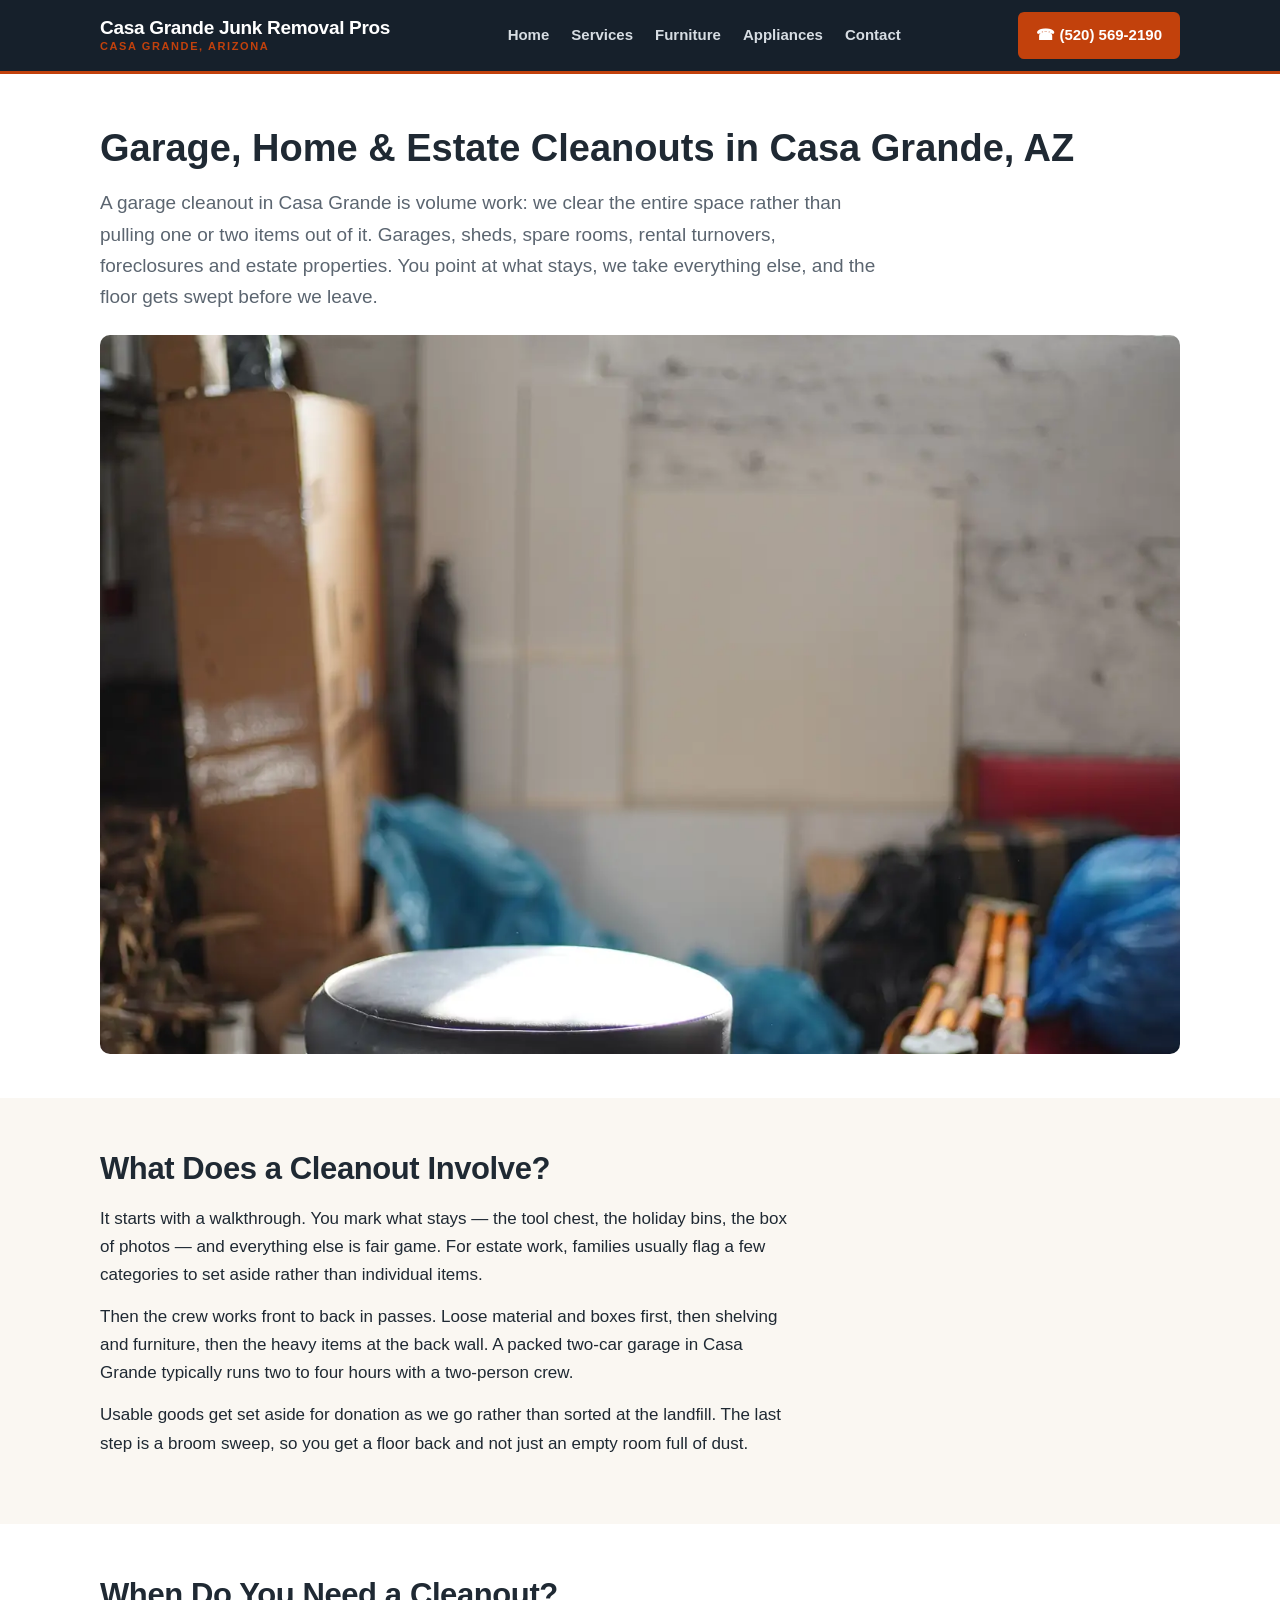
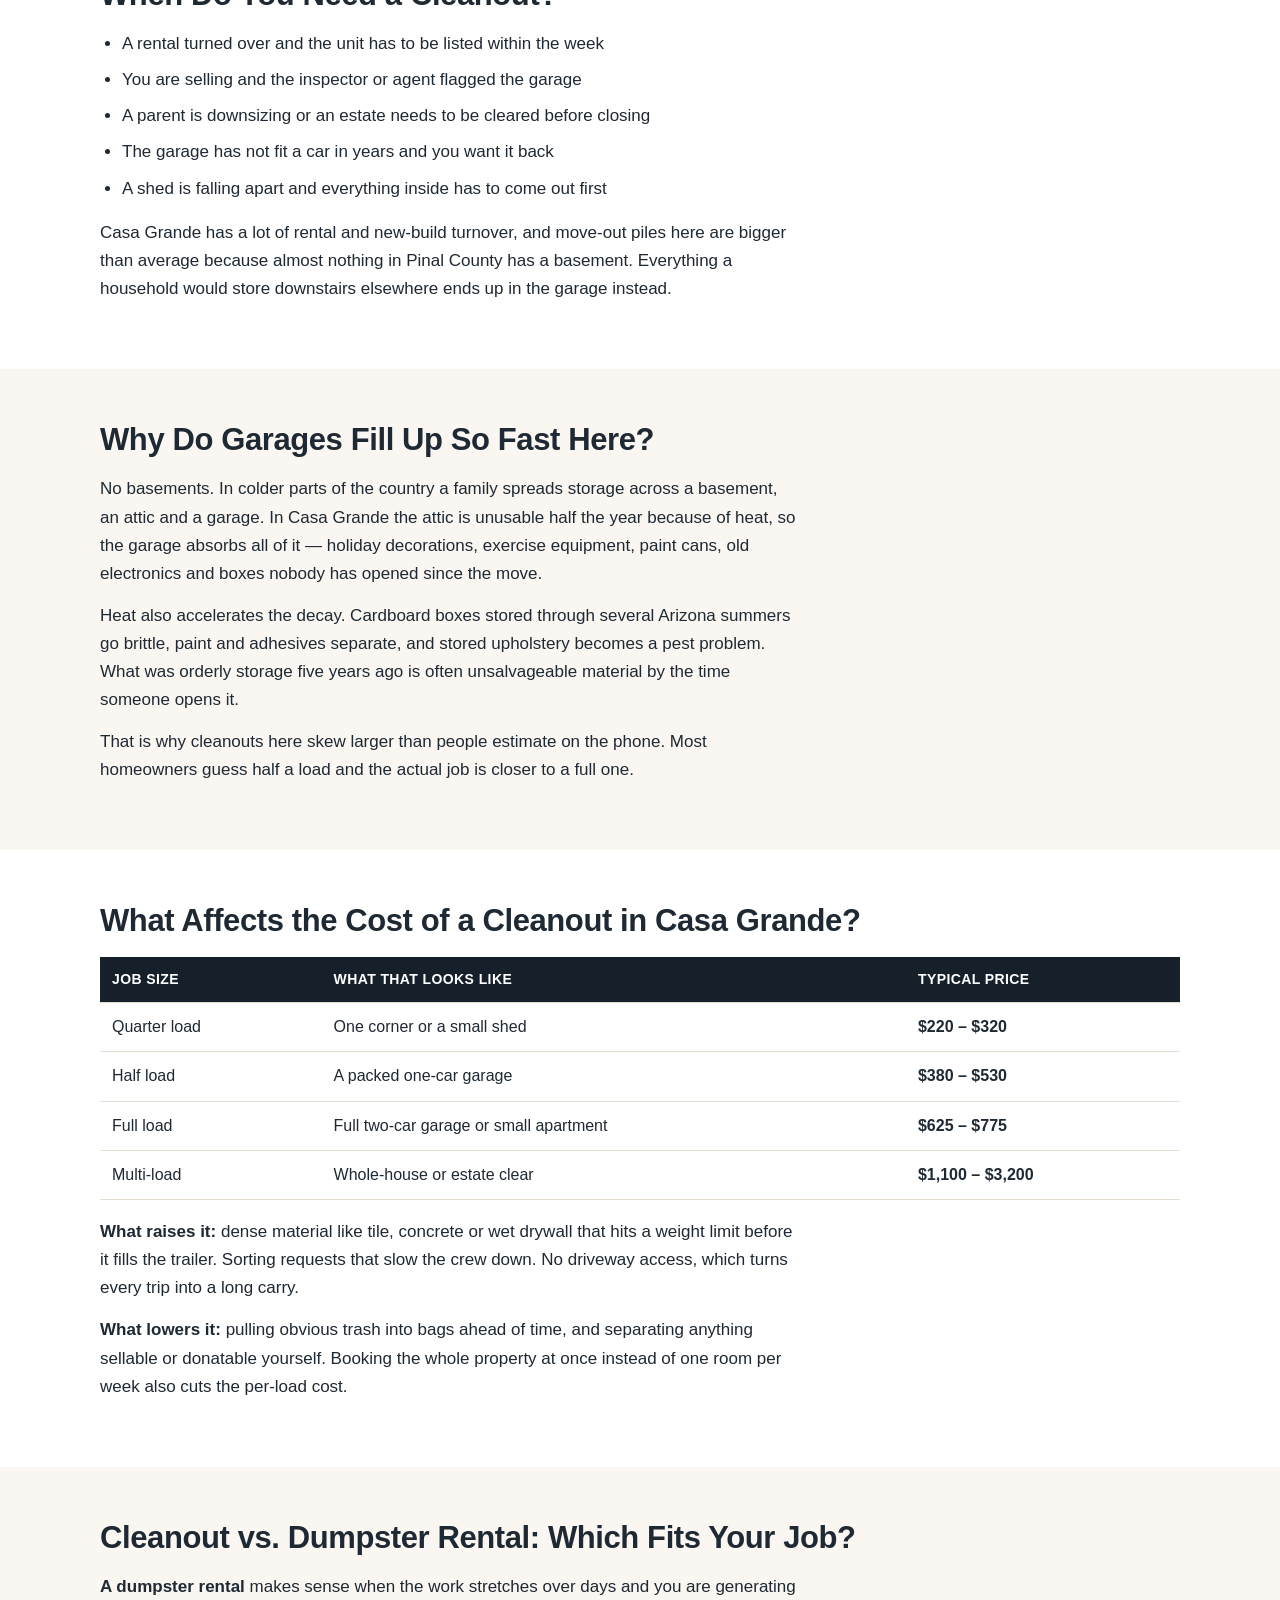
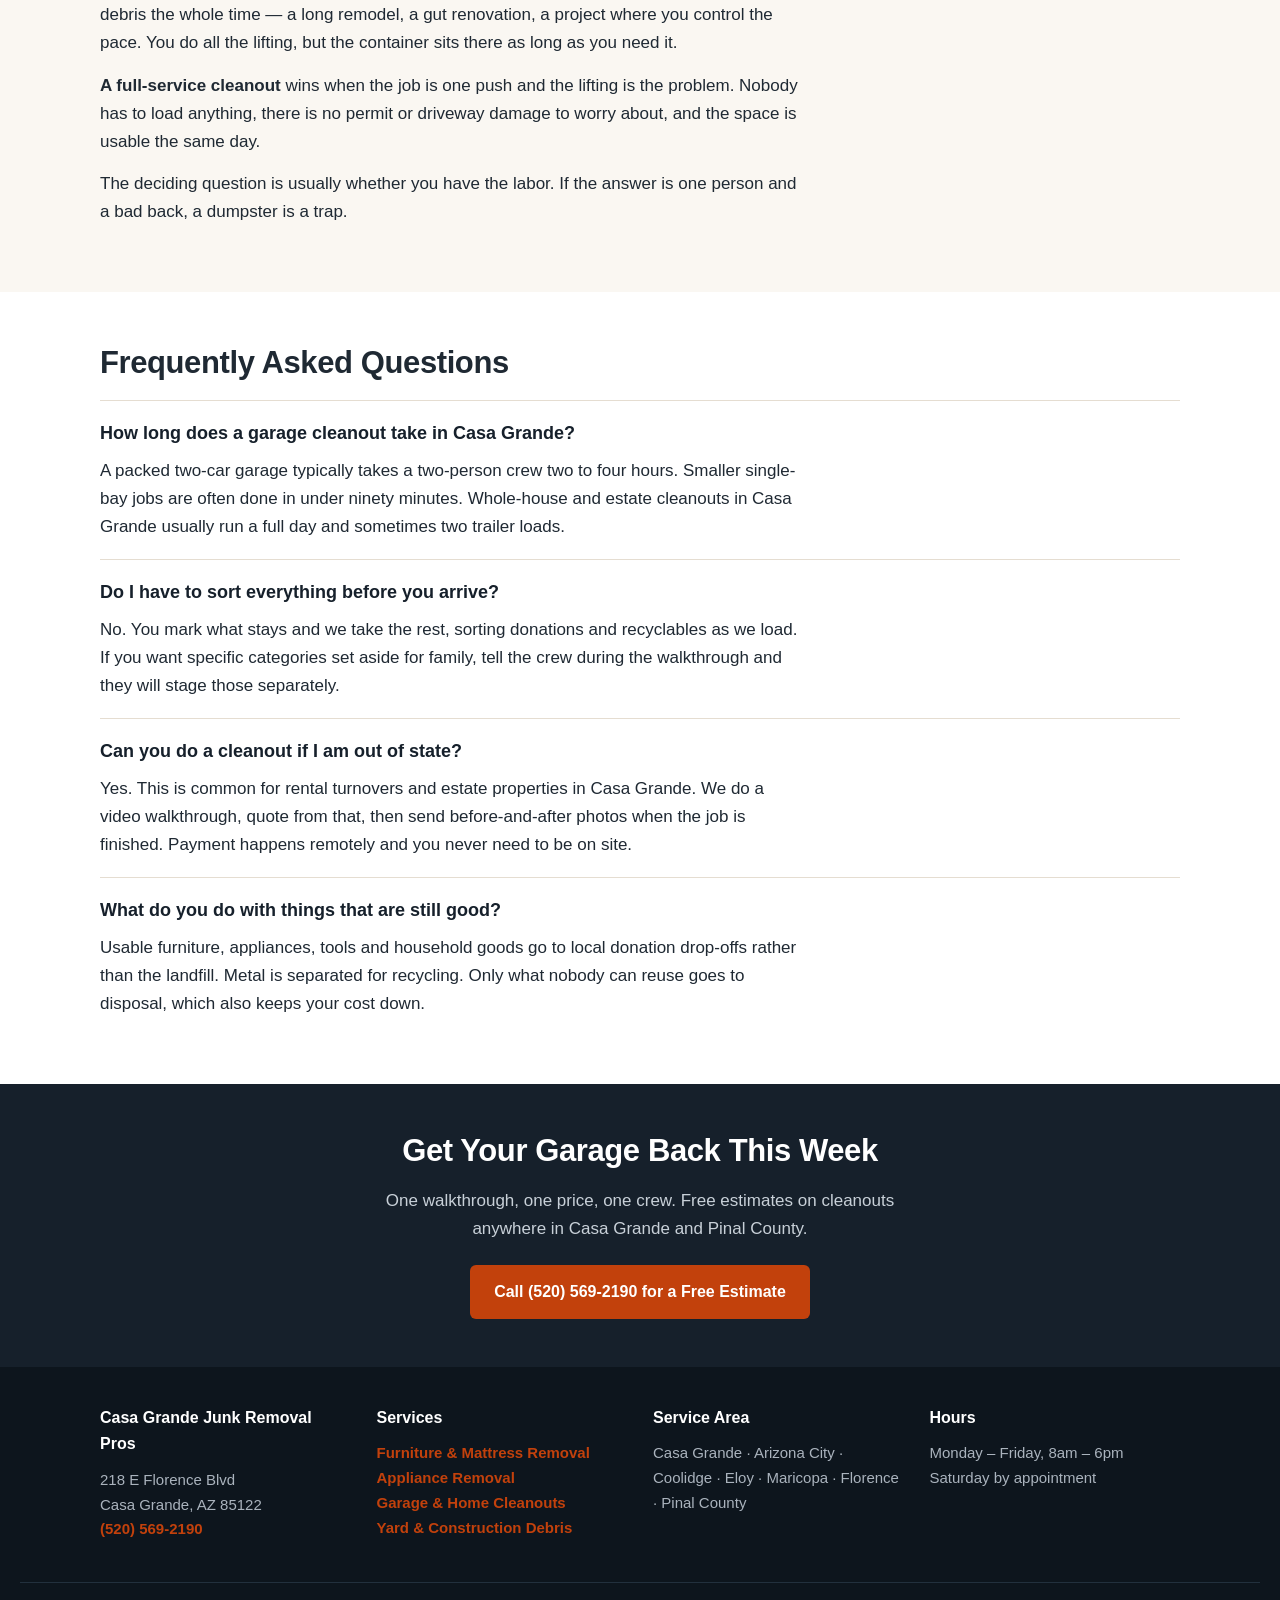
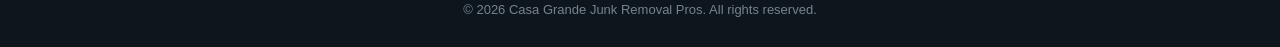
<file: garage-cleanout-casa-grande.html>
<!DOCTYPE html>
<html lang="en">
<head>
<meta charset="utf-8">
<meta name="viewport" content="width=device-width, initial-scale=1">
<title>Garage Cleanout in Casa Grande, AZ | Full Clear-Out</title>
<meta name="description" content="Garage, home and estate cleanouts in Casa Grande, AZ. We clear the whole space, sort donations and sweep up. Free estimate. Call (520) 569-2190.">
<link rel="canonical" href="https://junkremovalcasagrande.com/garage-cleanout-casa-grande.html">
<link rel="stylesheet" href="styles.css">
<script type="application/ld+json">
{"@context":"https://schema.org","@type":"LocalBusiness","name":"Casa Grande Junk Removal Pros","telephone":"(520) 569-2190","address":{"@type":"PostalAddress","streetAddress":"218 E Florence Blvd","addressLocality":"Casa Grande","addressRegion":"AZ","postalCode":"85122","addressCountry":"US"},"areaServed":"Casa Grande, AZ","description":"Junk removal in Casa Grande, AZ","openingHours":"Mo-Fr 08:00-18:00"}
</script>
<script type="application/ld+json">
{"@context": "https://schema.org", "@type": "FAQPage", "mainEntity": [{"@type": "Question", "name": "How long does a garage cleanout take in Casa Grande?", "acceptedAnswer": {"@type": "Answer", "text": "A packed two-car garage typically takes a two-person crew two to four hours. Smaller single-bay jobs are often done in under ninety minutes. Whole-house and estate cleanouts in Casa Grande usually run a full day and sometimes two trailer loads."}}, {"@type": "Question", "name": "Do I have to sort everything before you arrive?", "acceptedAnswer": {"@type": "Answer", "text": "No. You mark what stays and we take the rest, sorting donations and recyclables as we load. If you want specific categories set aside for family, tell the crew during the walkthrough and they will stage those separately."}}, {"@type": "Question", "name": "Can you do a cleanout if I am out of state?", "acceptedAnswer": {"@type": "Answer", "text": "Yes. This is common for rental turnovers and estate properties in Casa Grande. We do a video walkthrough, quote from that, then send before-and-after photos when the job is finished. Payment happens remotely and you never need to be on site."}}, {"@type": "Question", "name": "What do you do with things that are still good?", "acceptedAnswer": {"@type": "Answer", "text": "Usable furniture, appliances, tools and household goods go to local donation drop-offs rather than the landfill. Metal is separated for recycling. Only what nobody can reuse goes to disposal, which also keeps your cost down."}}]}
</script>
</head>
<body>

<nav class="nav">
  <div class="nav-in">
    <a class="brand" href="/">Casa Grande Junk Removal Pros<span>Casa Grande, Arizona</span></a>
    <div class="nav-links">
      <a href="/">Home</a>
      <a href="services.html">Services</a>
      <a href="furniture-removal-casa-grande.html">Furniture</a>
      <a href="appliance-removal-casa-grande.html">Appliances</a>
      <a href="contact.html">Contact</a>
    </div>
    <a class="nav-call" href="tel:+15205692190">&#9742; (520) 569-2190</a>
  </div>
</nav>

<section style="padding-bottom:22px;">
  <div class="wrap">
    <h1 style="font-size:clamp(26px,3.9vw,38px);font-weight:800;line-height:1.2;margin-bottom:16px;">Garage, Home &amp; Estate Cleanouts in Casa Grande, AZ</h1>
    <p class="lede">A garage cleanout in Casa Grande is volume work: we clear the entire space rather than pulling one or two items out of it. Garages, sheds, spare rooms, rental turnovers, foreclosures and estate properties. You point at what stays, we take everything else, and the floor gets swept before we leave.</p>
    <img src="garage-cleanout-casa-grande.webp" alt="Garage cleanout in Casa Grande, AZ" width="1400" height="933" style="border-radius:10px;margin:22px 0;">
  </div>
</section>

<section class="alt">
  <div class="wrap">
    <h2>What Does a Cleanout Involve?</h2>
    <p>It starts with a walkthrough. You mark what stays &mdash; the tool chest, the holiday bins, the box of photos &mdash; and everything else is fair game. For estate work, families usually flag a few categories to set aside rather than individual items.</p>
    <p>Then the crew works front to back in passes. Loose material and boxes first, then shelving and furniture, then the heavy items at the back wall. A packed two-car garage in Casa Grande typically runs two to four hours with a two-person crew.</p>
    <p>Usable goods get set aside for donation as we go rather than sorted at the landfill. The last step is a broom sweep, so you get a floor back and not just an empty room full of dust.</p>
  </div>
</section>

<section>
  <div class="wrap">
    <h2>When Do You Need a Cleanout?</h2>
    <ul><li>A rental turned over and the unit has to be listed within the week</li><li>You are selling and the inspector or agent flagged the garage</li><li>A parent is downsizing or an estate needs to be cleared before closing</li><li>The garage has not fit a car in years and you want it back</li><li>A shed is falling apart and everything inside has to come out first</li></ul>
    <p>Casa Grande has a lot of rental and new-build turnover, and move-out piles here are bigger than average because almost nothing in Pinal County has a basement. Everything a household would store downstairs elsewhere ends up in the garage instead.</p>
  </div>
</section>

<section class="alt">
  <div class="wrap">
    <h2>Why Do Garages Fill Up So Fast Here?</h2>
    <p>No basements. In colder parts of the country a family spreads storage across a basement, an attic and a garage. In Casa Grande the attic is unusable half the year because of heat, so the garage absorbs all of it &mdash; holiday decorations, exercise equipment, paint cans, old electronics and boxes nobody has opened since the move.</p>
    <p>Heat also accelerates the decay. Cardboard boxes stored through several Arizona summers go brittle, paint and adhesives separate, and stored upholstery becomes a pest problem. What was orderly storage five years ago is often unsalvageable material by the time someone opens it.</p>
    <p>That is why cleanouts here skew larger than people estimate on the phone. Most homeowners guess half a load and the actual job is closer to a full one.</p>
  </div>
</section>

<section>
  <div class="wrap">
    <h2>What Affects the Cost of a Cleanout in Casa Grande?</h2>
    <table class="price"><tr><th>Job size</th><th>What that looks like</th><th>Typical price</th></tr><tr><td>Quarter load</td><td>One corner or a small shed</td><td>$220 &ndash; $320</td></tr><tr><td>Half load</td><td>A packed one-car garage</td><td>$380 &ndash; $530</td></tr><tr><td>Full load</td><td>Full two-car garage or small apartment</td><td>$625 &ndash; $775</td></tr><tr><td>Multi-load</td><td>Whole-house or estate clear</td><td>$1,100 &ndash; $3,200</td></tr></table>
    <p><b>What raises it:</b> dense material like tile, concrete or wet drywall that hits a weight limit before it fills the trailer. Sorting requests that slow the crew down. No driveway access, which turns every trip into a long carry.</p>
    <p><b>What lowers it:</b> pulling obvious trash into bags ahead of time, and separating anything sellable or donatable yourself. Booking the whole property at once instead of one room per week also cuts the per-load cost.</p>
  </div>
</section>

<section class="alt">
  <div class="wrap">
    <h2>Cleanout vs. Dumpster Rental: Which Fits Your Job?</h2>
    <p><b>A dumpster rental</b> makes sense when the work stretches over days and you are generating debris the whole time &mdash; a long remodel, a gut renovation, a project where you control the pace. You do all the lifting, but the container sits there as long as you need it.</p>
    <p><b>A full-service cleanout</b> wins when the job is one push and the lifting is the problem. Nobody has to load anything, there is no permit or driveway damage to worry about, and the space is usable the same day.</p>
    <p>The deciding question is usually whether you have the labor. If the answer is one person and a bad back, a dumpster is a trap.</p>
  </div>
</section>

<section>
  <div class="wrap">
    <h2>Frequently Asked Questions</h2>

    <div class="faq">
      <h3>How long does a garage cleanout take in Casa Grande?</h3>
      <p>A packed two-car garage typically takes a two-person crew two to four hours. Smaller single-bay jobs are often done in under ninety minutes. Whole-house and estate cleanouts in Casa Grande usually run a full day and sometimes two trailer loads.</p>
    </div>

    <div class="faq">
      <h3>Do I have to sort everything before you arrive?</h3>
      <p>No. You mark what stays and we take the rest, sorting donations and recyclables as we load. If you want specific categories set aside for family, tell the crew during the walkthrough and they will stage those separately.</p>
    </div>

    <div class="faq">
      <h3>Can you do a cleanout if I am out of state?</h3>
      <p>Yes. This is common for rental turnovers and estate properties in Casa Grande. We do a video walkthrough, quote from that, then send before-and-after photos when the job is finished. Payment happens remotely and you never need to be on site.</p>
    </div>

    <div class="faq">
      <h3>What do you do with things that are still good?</h3>
      <p>Usable furniture, appliances, tools and household goods go to local donation drop-offs rather than the landfill. Metal is separated for recycling. Only what nobody can reuse goes to disposal, which also keeps your cost down.</p>
    </div>
  </div>
</section>
<div class="cta">
  <h2>Get Your Garage Back This Week</h2>
  <p>One walkthrough, one price, one crew. Free estimates on cleanouts anywhere in Casa Grande and Pinal County.</p>
  <a class="btn btn-p" href="tel:+15205692190">Call (520) 569-2190 for a Free Estimate</a>
</div>

<footer>
  <div class="wrap">
    <div>
      <h4>Casa Grande Junk Removal Pros</h4>
      <p>218 E Florence Blvd<br>Casa Grande, AZ 85122<br><a href="tel:+15205692190">(520) 569-2190</a></p>
    </div>
    <div>
      <h4>Services</h4>
      <p><a href="furniture-removal-casa-grande.html">Furniture &amp; Mattress Removal</a><br>
      <a href="appliance-removal-casa-grande.html">Appliance Removal</a><br>
      <a href="garage-cleanout-casa-grande.html">Garage &amp; Home Cleanouts</a><br>
      <a href="yard-debris-removal-casa-grande.html">Yard &amp; Construction Debris</a></p>
    </div>
    <div>
      <h4>Service Area</h4>
      <p>Casa Grande &middot; Arizona City &middot; Coolidge &middot; Eloy &middot; Maricopa &middot; Florence &middot; Pinal County</p>
    </div>
    <div>
      <h4>Hours</h4>
      <p>Monday &ndash; Friday, 8am &ndash; 6pm<br>Saturday by appointment</p>
    </div>
  </div>
  <div class="copy">&copy; 2026 Casa Grande Junk Removal Pros. All rights reserved.</div>
</footer>

</body>
</html>
</file>
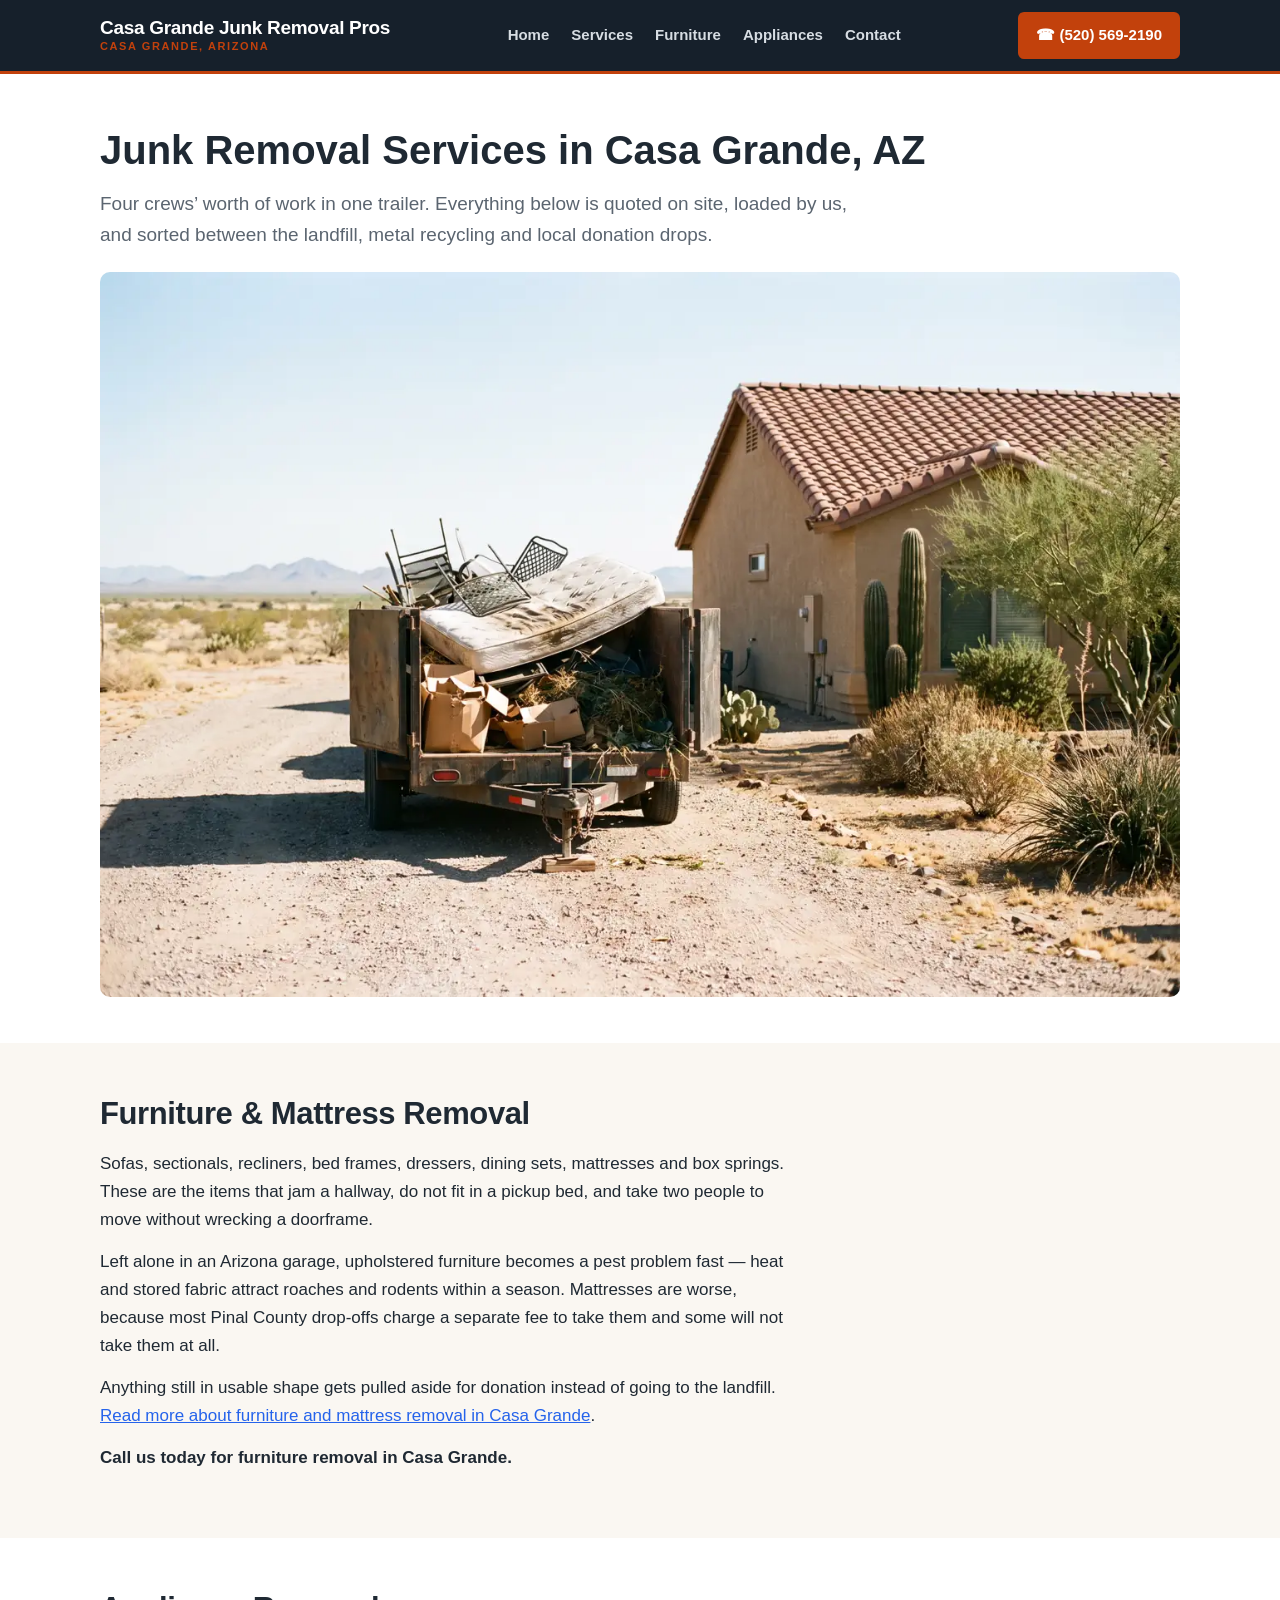
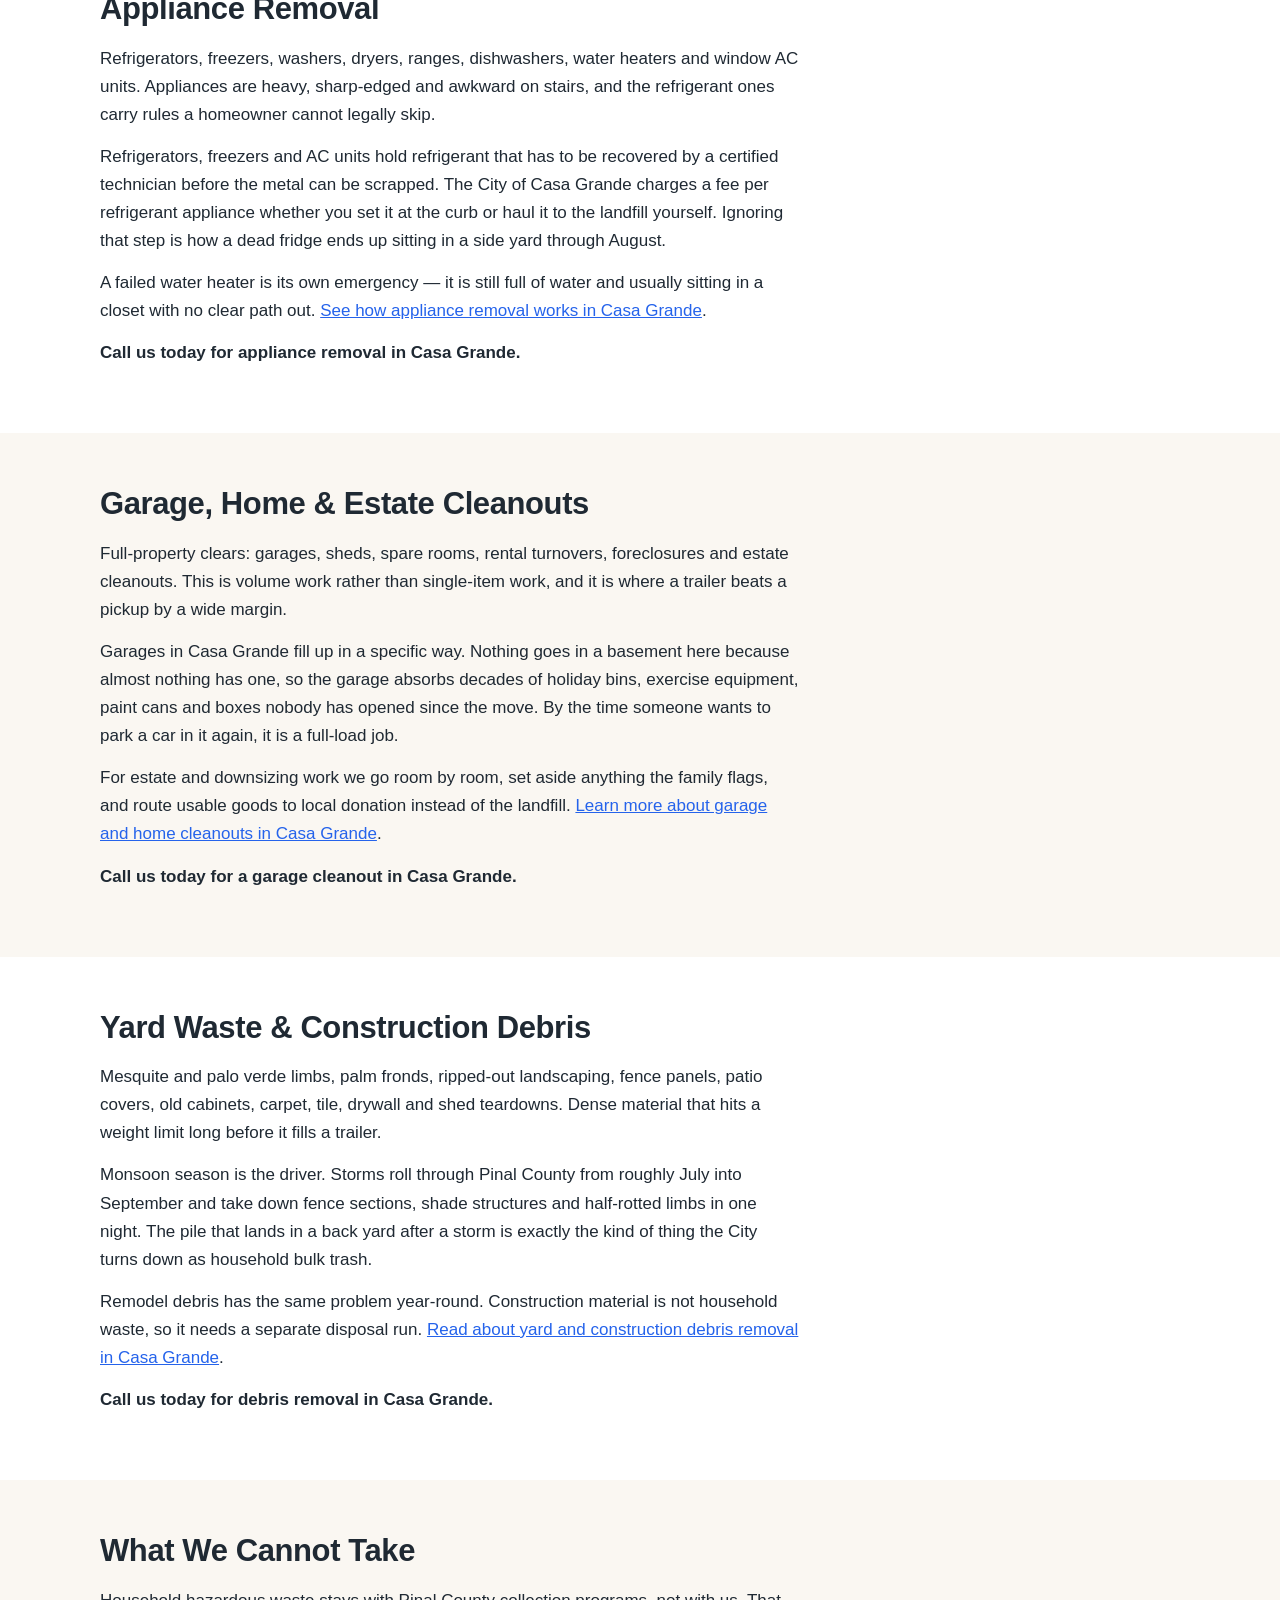
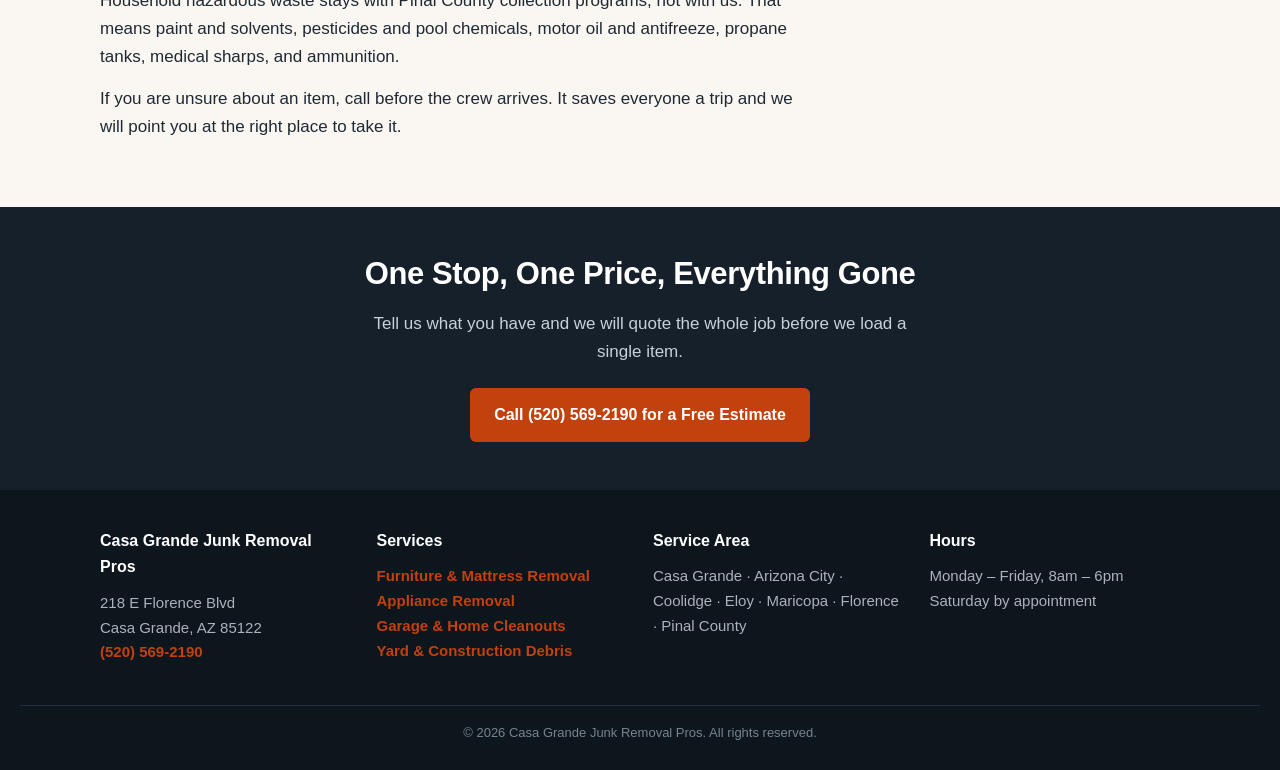
<file: services.html>
<!DOCTYPE html>
<html lang="en">
<head>
<meta charset="utf-8">
<meta name="viewport" content="width=device-width, initial-scale=1">
<title>Junk Removal Services in Casa Grande, AZ</title>
<meta name="description" content="Furniture, mattress, appliance, garage cleanout and construction debris removal in Casa Grande, AZ. Free on-site estimates. Call (520) 569-2190.">
<link rel="canonical" href="https://junkremovalcasagrande.com/services.html">
<link rel="stylesheet" href="styles.css">
<script type="application/ld+json">
{"@context":"https://schema.org","@type":"LocalBusiness","name":"Casa Grande Junk Removal Pros","telephone":"(520) 569-2190","address":{"@type":"PostalAddress","streetAddress":"218 E Florence Blvd","addressLocality":"Casa Grande","addressRegion":"AZ","postalCode":"85122","addressCountry":"US"},"areaServed":"Casa Grande, AZ","description":"Junk removal in Casa Grande, AZ","openingHours":"Mo-Fr 08:00-18:00"}
</script>
<script type="application/ld+json">
{"@context":"https://schema.org","@type":"Service","serviceType":"Junk Removal","areaServed":"Casa Grande","provider":{"@type":"LocalBusiness","name":"Casa Grande Junk Removal Pros"}}
</script>
</head>
<body>

<nav class="nav">
  <div class="nav-in">
    <a class="brand" href="/">Casa Grande Junk Removal Pros<span>Casa Grande, Arizona</span></a>
    <div class="nav-links">
      <a href="/">Home</a>
      <a href="services.html">Services</a>
      <a href="furniture-removal-casa-grande.html">Furniture</a>
      <a href="appliance-removal-casa-grande.html">Appliances</a>
      <a href="contact.html">Contact</a>
    </div>
    <a class="nav-call" href="tel:+15205692190">&#9742; (520) 569-2190</a>
  </div>
</nav>

<section style="padding-bottom:24px;">
  <div class="wrap">
    <h1 style="font-size:clamp(27px,4vw,40px);font-weight:800;line-height:1.2;margin-bottom:14px;">Junk Removal Services in Casa Grande, AZ</h1>
    <p class="lede">Four crews&rsquo; worth of work in one trailer. Everything below is quoted on site, loaded by us, and sorted between the landfill, metal recycling and local donation drops.</p>
    <img src="junk-hauling-casa-grande-truck.webp" alt="Loaded junk hauling trailer in Casa Grande, AZ" width="1300" height="872" style="border-radius:10px;margin:22px 0;">
  </div>
</section>

<section class="alt">
  <div class="wrap">
    <h2>Furniture &amp; Mattress Removal</h2>
    <p>Sofas, sectionals, recliners, bed frames, dressers, dining sets, mattresses and box springs. These are the items that jam a hallway, do not fit in a pickup bed, and take two people to move without wrecking a doorframe.</p>
    <p>Left alone in an Arizona garage, upholstered furniture becomes a pest problem fast &mdash; heat and stored fabric attract roaches and rodents within a season. Mattresses are worse, because most Pinal County drop-offs charge a separate fee to take them and some will not take them at all.</p>
    <p>Anything still in usable shape gets pulled aside for donation instead of going to the landfill. <a href="furniture-removal-casa-grande.html" style="color: #2563eb; text-decoration: underline;">Read more about furniture and mattress removal in Casa Grande</a>.</p>
    <p><b>Call us today for furniture removal in Casa Grande.</b></p>
  </div>
</section>

<section>
  <div class="wrap">
    <h2>Appliance Removal</h2>
    <p>Refrigerators, freezers, washers, dryers, ranges, dishwashers, water heaters and window AC units. Appliances are heavy, sharp-edged and awkward on stairs, and the refrigerant ones carry rules a homeowner cannot legally skip.</p>
    <p>Refrigerators, freezers and AC units hold refrigerant that has to be recovered by a certified technician before the metal can be scrapped. The City of Casa Grande charges a fee per refrigerant appliance whether you set it at the curb or haul it to the landfill yourself. Ignoring that step is how a dead fridge ends up sitting in a side yard through August.</p>
    <p>A failed water heater is its own emergency &mdash; it is still full of water and usually sitting in a closet with no clear path out. <a href="appliance-removal-casa-grande.html" style="color: #2563eb; text-decoration: underline;">See how appliance removal works in Casa Grande</a>.</p>
    <p><b>Call us today for appliance removal in Casa Grande.</b></p>
  </div>
</section>

<section class="alt">
  <div class="wrap">
    <h2>Garage, Home &amp; Estate Cleanouts</h2>
    <p>Full-property clears: garages, sheds, spare rooms, rental turnovers, foreclosures and estate cleanouts. This is volume work rather than single-item work, and it is where a trailer beats a pickup by a wide margin.</p>
    <p>Garages in Casa Grande fill up in a specific way. Nothing goes in a basement here because almost nothing has one, so the garage absorbs decades of holiday bins, exercise equipment, paint cans and boxes nobody has opened since the move. By the time someone wants to park a car in it again, it is a full-load job.</p>
    <p>For estate and downsizing work we go room by room, set aside anything the family flags, and route usable goods to local donation instead of the landfill. <a href="garage-cleanout-casa-grande.html" style="color: #2563eb; text-decoration: underline;">Learn more about garage and home cleanouts in Casa Grande</a>.</p>
    <p><b>Call us today for a garage cleanout in Casa Grande.</b></p>
  </div>
</section>

<section>
  <div class="wrap">
    <h2>Yard Waste &amp; Construction Debris</h2>
    <p>Mesquite and palo verde limbs, palm fronds, ripped-out landscaping, fence panels, patio covers, old cabinets, carpet, tile, drywall and shed teardowns. Dense material that hits a weight limit long before it fills a trailer.</p>
    <p>Monsoon season is the driver. Storms roll through Pinal County from roughly July into September and take down fence sections, shade structures and half-rotted limbs in one night. The pile that lands in a back yard after a storm is exactly the kind of thing the City turns down as household bulk trash.</p>
    <p>Remodel debris has the same problem year-round. Construction material is not household waste, so it needs a separate disposal run. <a href="yard-debris-removal-casa-grande.html" style="color: #2563eb; text-decoration: underline;">Read about yard and construction debris removal in Casa Grande</a>.</p>
    <p><b>Call us today for debris removal in Casa Grande.</b></p>
  </div>
</section>

<section class="alt">
  <div class="wrap">
    <h2>What We Cannot Take</h2>
    <p>Household hazardous waste stays with Pinal County collection programs, not with us. That means paint and solvents, pesticides and pool chemicals, motor oil and antifreeze, propane tanks, medical sharps, and ammunition.</p>
    <p>If you are unsure about an item, call before the crew arrives. It saves everyone a trip and we will point you at the right place to take it.</p>
  </div>
</section>
<div class="cta">
  <h2>One Stop, One Price, Everything Gone</h2>
  <p>Tell us what you have and we will quote the whole job before we load a single item.</p>
  <a class="btn btn-p" href="tel:+15205692190">Call (520) 569-2190 for a Free Estimate</a>
</div>

<footer>
  <div class="wrap">
    <div>
      <h4>Casa Grande Junk Removal Pros</h4>
      <p>218 E Florence Blvd<br>Casa Grande, AZ 85122<br><a href="tel:+15205692190">(520) 569-2190</a></p>
    </div>
    <div>
      <h4>Services</h4>
      <p><a href="furniture-removal-casa-grande.html">Furniture &amp; Mattress Removal</a><br>
      <a href="appliance-removal-casa-grande.html">Appliance Removal</a><br>
      <a href="garage-cleanout-casa-grande.html">Garage &amp; Home Cleanouts</a><br>
      <a href="yard-debris-removal-casa-grande.html">Yard &amp; Construction Debris</a></p>
    </div>
    <div>
      <h4>Service Area</h4>
      <p>Casa Grande &middot; Arizona City &middot; Coolidge &middot; Eloy &middot; Maricopa &middot; Florence &middot; Pinal County</p>
    </div>
    <div>
      <h4>Hours</h4>
      <p>Monday &ndash; Friday, 8am &ndash; 6pm<br>Saturday by appointment</p>
    </div>
  </div>
  <div class="copy">&copy; 2026 Casa Grande Junk Removal Pros. All rights reserved.</div>
</footer>

</body>
</html>
</file>
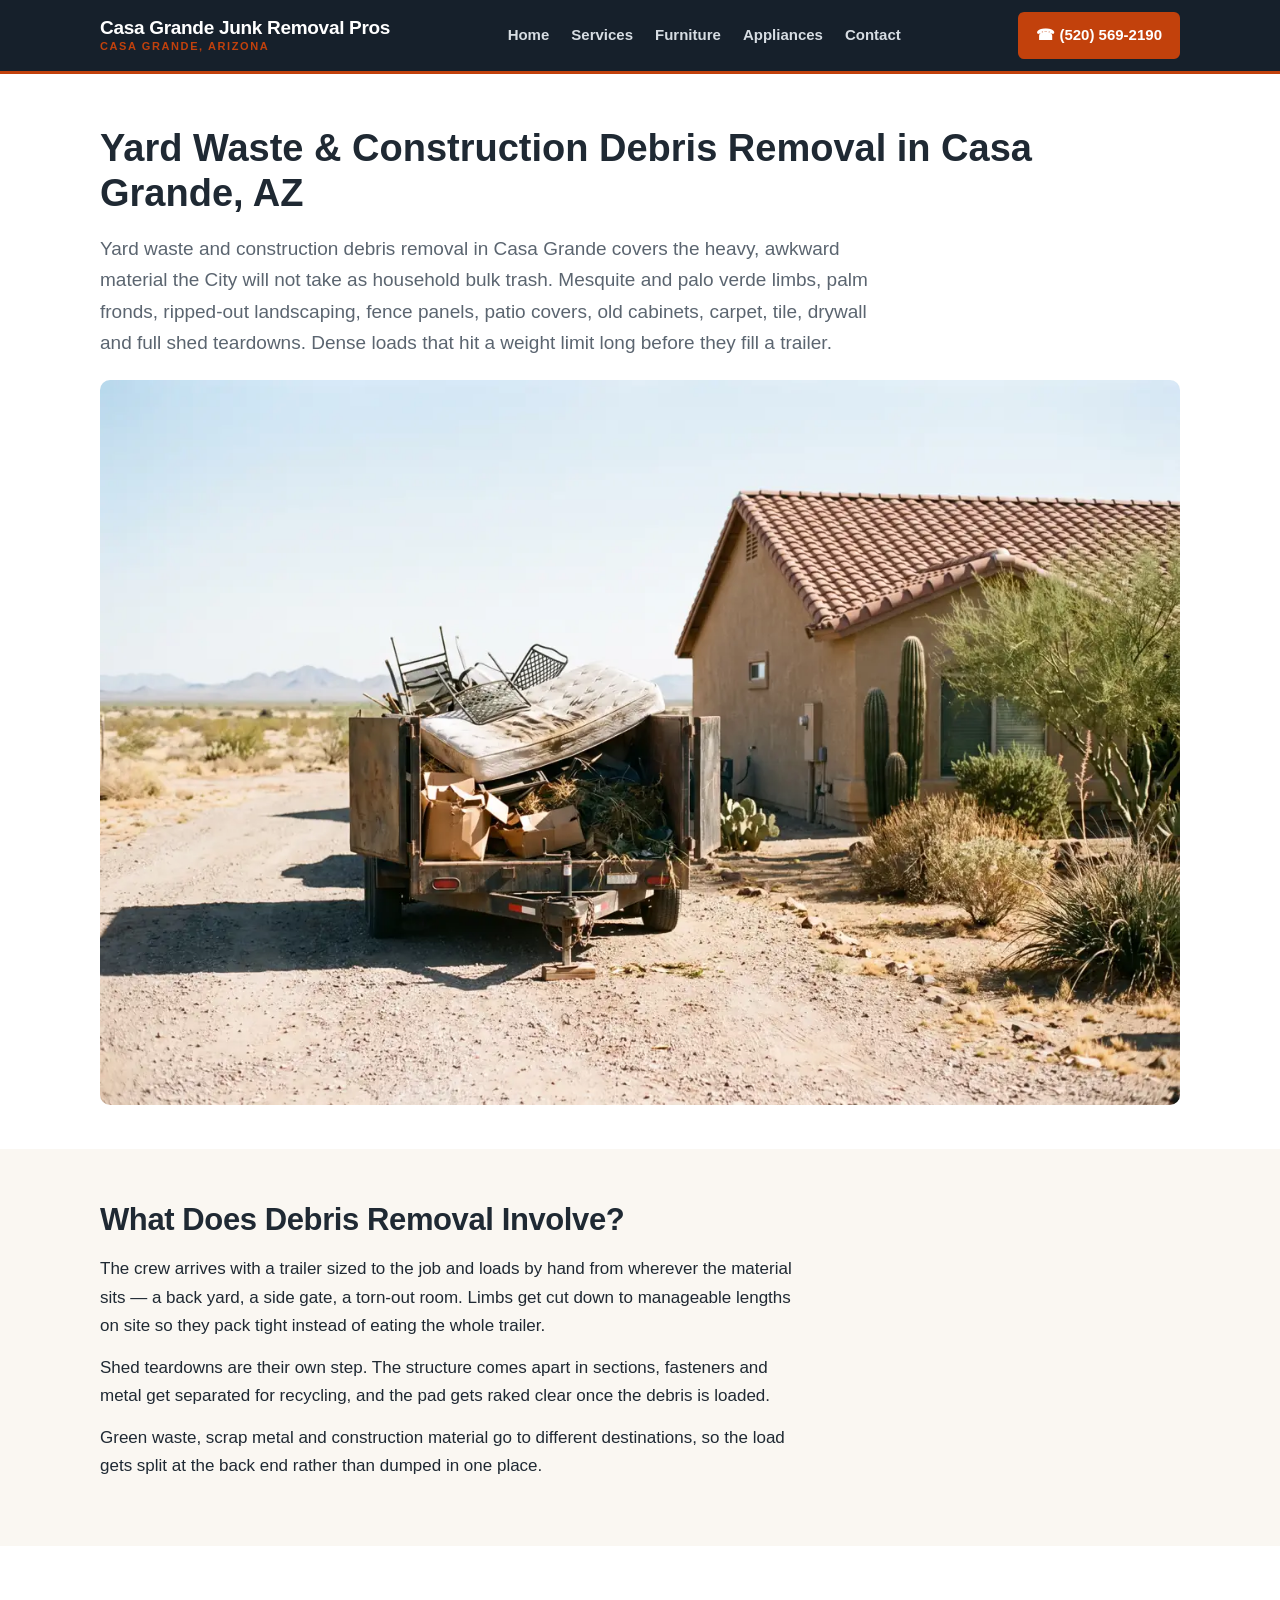
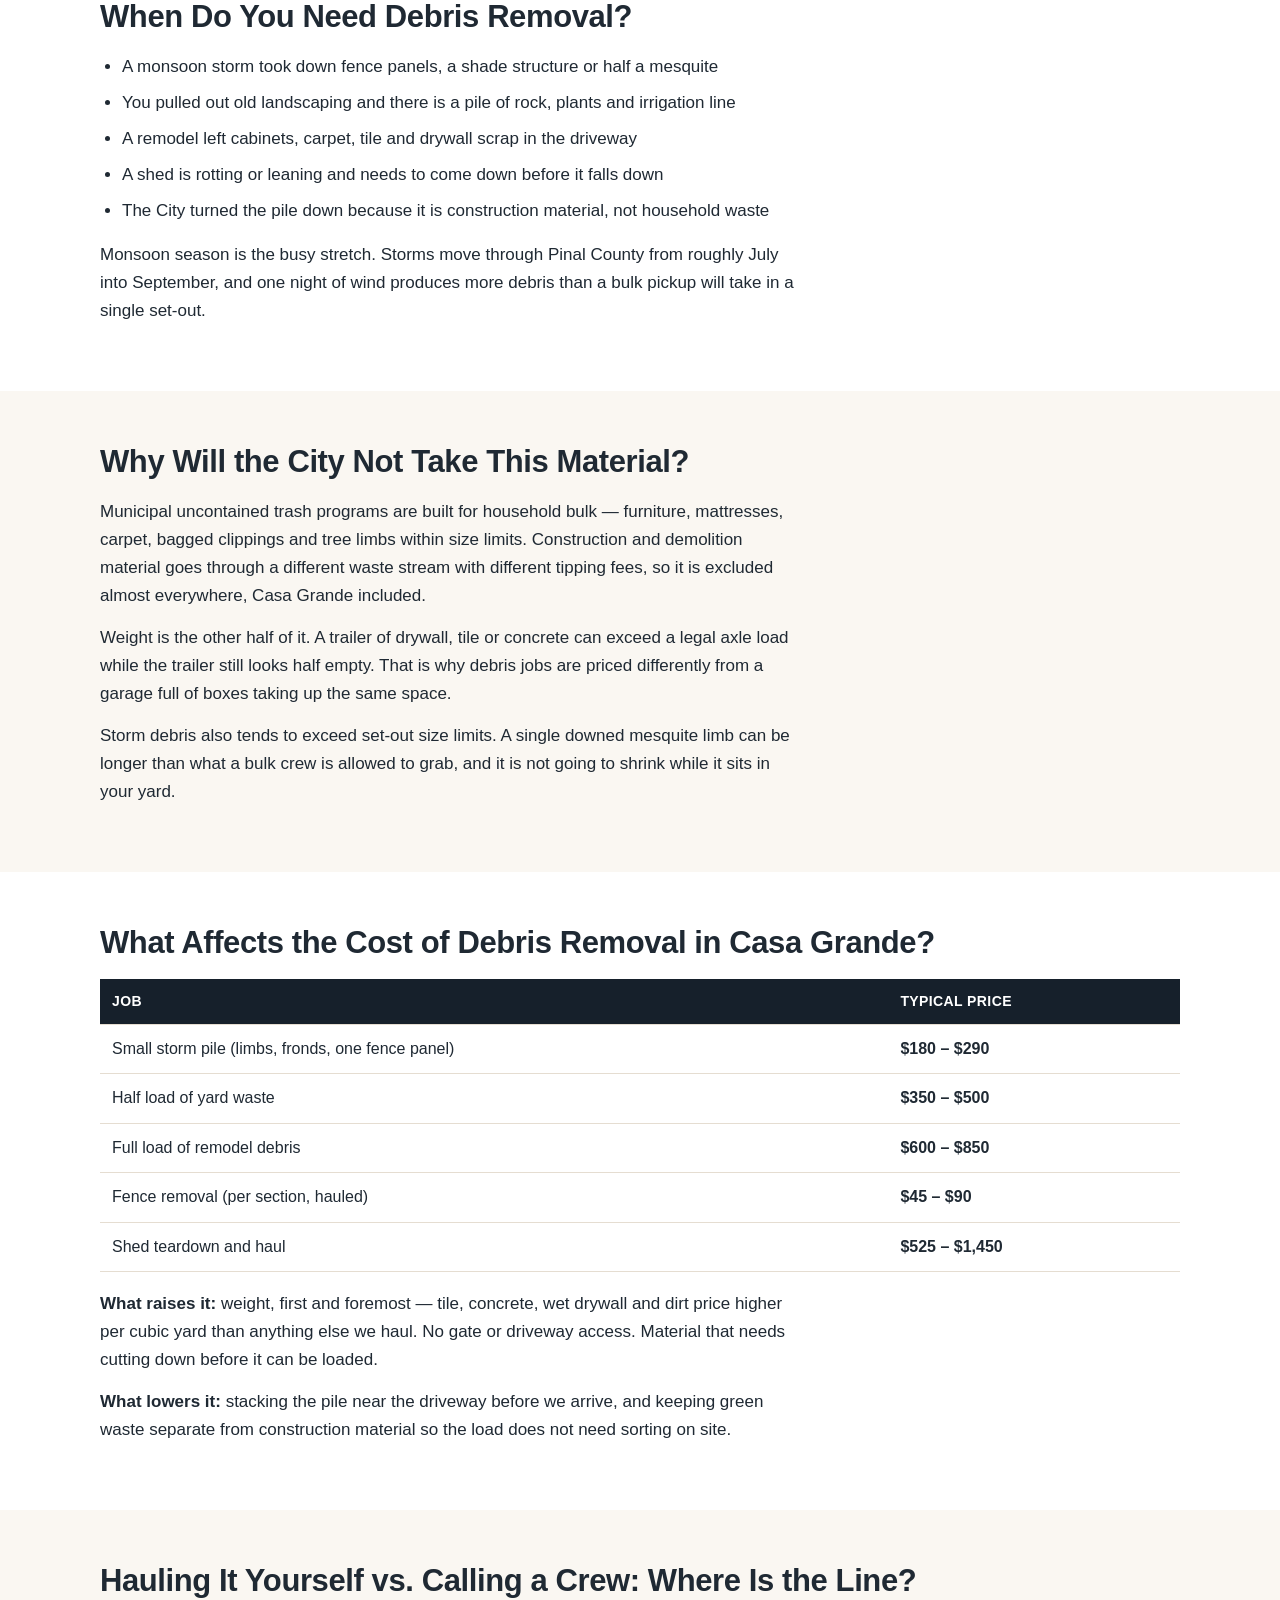
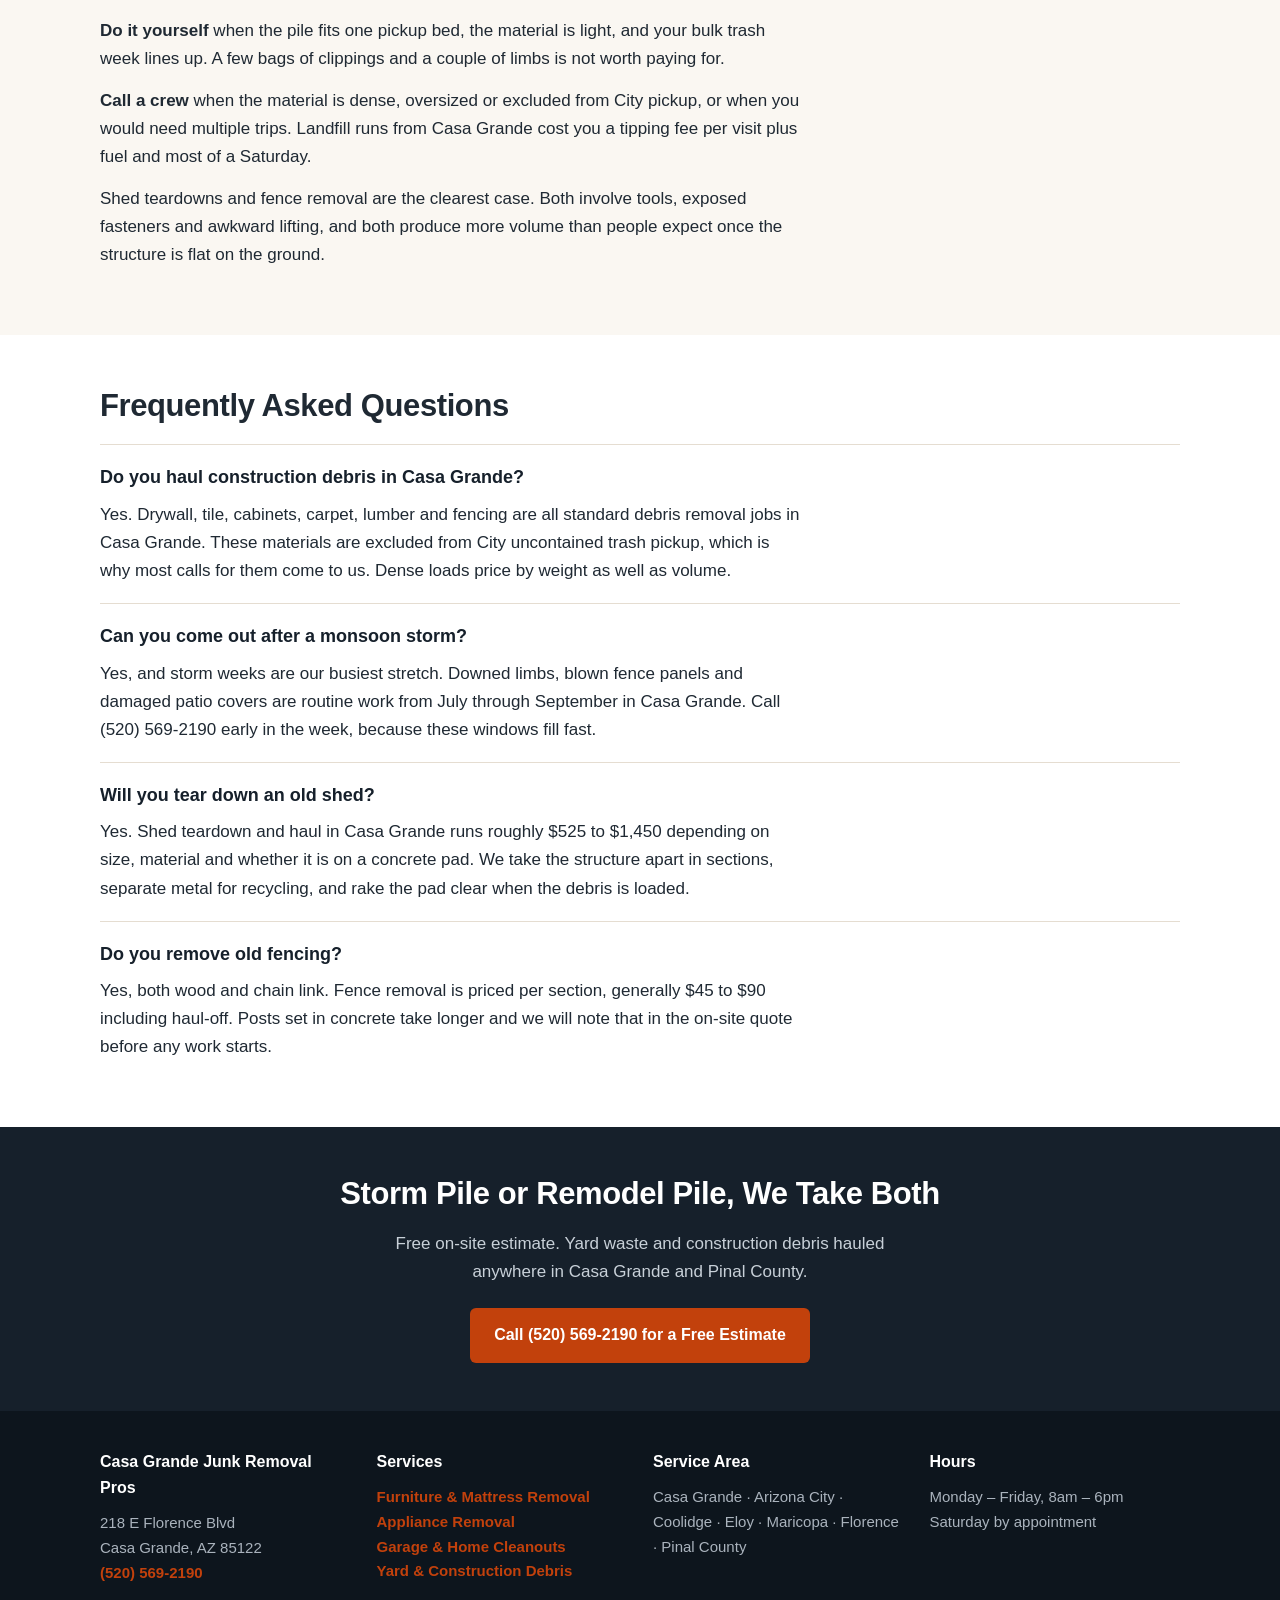
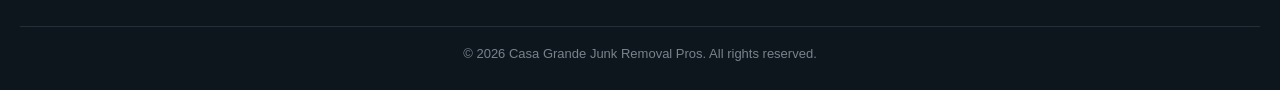
<file: yard-debris-removal-casa-grande.html>
<!DOCTYPE html>
<html lang="en">
<head>
<meta charset="utf-8">
<meta name="viewport" content="width=device-width, initial-scale=1">
<title>Yard &amp; Debris Removal in Casa Grande, AZ</title>
<meta name="description" content="Yard waste and construction debris removal in Casa Grande, AZ. Storm limbs, fencing, remodel debris and shed teardowns. Call (520) 569-2190.">
<link rel="canonical" href="https://junkremovalcasagrande.com/yard-debris-removal-casa-grande.html">
<link rel="stylesheet" href="styles.css">
<script type="application/ld+json">
{"@context":"https://schema.org","@type":"LocalBusiness","name":"Casa Grande Junk Removal Pros","telephone":"(520) 569-2190","address":{"@type":"PostalAddress","streetAddress":"218 E Florence Blvd","addressLocality":"Casa Grande","addressRegion":"AZ","postalCode":"85122","addressCountry":"US"},"areaServed":"Casa Grande, AZ","description":"Junk removal in Casa Grande, AZ","openingHours":"Mo-Fr 08:00-18:00"}
</script>
<script type="application/ld+json">
{"@context": "https://schema.org", "@type": "FAQPage", "mainEntity": [{"@type": "Question", "name": "Do you haul construction debris in Casa Grande?", "acceptedAnswer": {"@type": "Answer", "text": "Yes. Drywall, tile, cabinets, carpet, lumber and fencing are all standard debris removal jobs in Casa Grande. These materials are excluded from City uncontained trash pickup, which is why most calls for them come to us. Dense loads price by weight as well as volume."}}, {"@type": "Question", "name": "Can you come out after a monsoon storm?", "acceptedAnswer": {"@type": "Answer", "text": "Yes, and storm weeks are our busiest stretch. Downed limbs, blown fence panels and damaged patio covers are routine work from July through September in Casa Grande. Call (520) 569-2190 early in the week, because these windows fill fast."}}, {"@type": "Question", "name": "Will you tear down an old shed?", "acceptedAnswer": {"@type": "Answer", "text": "Yes. Shed teardown and haul in Casa Grande runs roughly $525 to $1,450 depending on size, material and whether it is on a concrete pad. We take the structure apart in sections, separate metal for recycling, and rake the pad clear when the debris is loaded."}}, {"@type": "Question", "name": "Do you remove old fencing?", "acceptedAnswer": {"@type": "Answer", "text": "Yes, both wood and chain link. Fence removal is priced per section, generally $45 to $90 including haul-off. Posts set in concrete take longer and we will note that in the on-site quote before any work starts."}}]}
</script>
</head>
<body>

<nav class="nav">
  <div class="nav-in">
    <a class="brand" href="/">Casa Grande Junk Removal Pros<span>Casa Grande, Arizona</span></a>
    <div class="nav-links">
      <a href="/">Home</a>
      <a href="services.html">Services</a>
      <a href="furniture-removal-casa-grande.html">Furniture</a>
      <a href="appliance-removal-casa-grande.html">Appliances</a>
      <a href="contact.html">Contact</a>
    </div>
    <a class="nav-call" href="tel:+15205692190">&#9742; (520) 569-2190</a>
  </div>
</nav>

<section style="padding-bottom:22px;">
  <div class="wrap">
    <h1 style="font-size:clamp(26px,3.9vw,38px);font-weight:800;line-height:1.2;margin-bottom:16px;">Yard Waste &amp; Construction Debris Removal in Casa Grande, AZ</h1>
    <p class="lede">Yard waste and construction debris removal in Casa Grande covers the heavy, awkward material the City will not take as household bulk trash. Mesquite and palo verde limbs, palm fronds, ripped-out landscaping, fence panels, patio covers, old cabinets, carpet, tile, drywall and full shed teardowns. Dense loads that hit a weight limit long before they fill a trailer.</p>
    <img src="junk-hauling-casa-grande-truck.webp" alt="Yard debris removal in Casa Grande, AZ" width="1300" height="872" style="border-radius:10px;margin:22px 0;">
  </div>
</section>

<section class="alt">
  <div class="wrap">
    <h2>What Does Debris Removal Involve?</h2>
    <p>The crew arrives with a trailer sized to the job and loads by hand from wherever the material sits &mdash; a back yard, a side gate, a torn-out room. Limbs get cut down to manageable lengths on site so they pack tight instead of eating the whole trailer.</p>
    <p>Shed teardowns are their own step. The structure comes apart in sections, fasteners and metal get separated for recycling, and the pad gets raked clear once the debris is loaded.</p>
    <p>Green waste, scrap metal and construction material go to different destinations, so the load gets split at the back end rather than dumped in one place.</p>
  </div>
</section>

<section>
  <div class="wrap">
    <h2>When Do You Need Debris Removal?</h2>
    <ul><li>A monsoon storm took down fence panels, a shade structure or half a mesquite</li><li>You pulled out old landscaping and there is a pile of rock, plants and irrigation line</li><li>A remodel left cabinets, carpet, tile and drywall scrap in the driveway</li><li>A shed is rotting or leaning and needs to come down before it falls down</li><li>The City turned the pile down because it is construction material, not household waste</li></ul>
    <p>Monsoon season is the busy stretch. Storms move through Pinal County from roughly July into September, and one night of wind produces more debris than a bulk pickup will take in a single set-out.</p>
  </div>
</section>

<section class="alt">
  <div class="wrap">
    <h2>Why Will the City Not Take This Material?</h2>
    <p>Municipal uncontained trash programs are built for household bulk &mdash; furniture, mattresses, carpet, bagged clippings and tree limbs within size limits. Construction and demolition material goes through a different waste stream with different tipping fees, so it is excluded almost everywhere, Casa Grande included.</p>
    <p>Weight is the other half of it. A trailer of drywall, tile or concrete can exceed a legal axle load while the trailer still looks half empty. That is why debris jobs are priced differently from a garage full of boxes taking up the same space.</p>
    <p>Storm debris also tends to exceed set-out size limits. A single downed mesquite limb can be longer than what a bulk crew is allowed to grab, and it is not going to shrink while it sits in your yard.</p>
  </div>
</section>

<section>
  <div class="wrap">
    <h2>What Affects the Cost of Debris Removal in Casa Grande?</h2>
    <table class="price"><tr><th>Job</th><th>Typical price</th></tr><tr><td>Small storm pile (limbs, fronds, one fence panel)</td><td>$180 &ndash; $290</td></tr><tr><td>Half load of yard waste</td><td>$350 &ndash; $500</td></tr><tr><td>Full load of remodel debris</td><td>$600 &ndash; $850</td></tr><tr><td>Fence removal (per section, hauled)</td><td>$45 &ndash; $90</td></tr><tr><td>Shed teardown and haul</td><td>$525 &ndash; $1,450</td></tr></table>
    <p><b>What raises it:</b> weight, first and foremost &mdash; tile, concrete, wet drywall and dirt price higher per cubic yard than anything else we haul. No gate or driveway access. Material that needs cutting down before it can be loaded.</p>
    <p><b>What lowers it:</b> stacking the pile near the driveway before we arrive, and keeping green waste separate from construction material so the load does not need sorting on site.</p>
  </div>
</section>

<section class="alt">
  <div class="wrap">
    <h2>Hauling It Yourself vs. Calling a Crew: Where Is the Line?</h2>
    <p><b>Do it yourself</b> when the pile fits one pickup bed, the material is light, and your bulk trash week lines up. A few bags of clippings and a couple of limbs is not worth paying for.</p>
    <p><b>Call a crew</b> when the material is dense, oversized or excluded from City pickup, or when you would need multiple trips. Landfill runs from Casa Grande cost you a tipping fee per visit plus fuel and most of a Saturday.</p>
    <p>Shed teardowns and fence removal are the clearest case. Both involve tools, exposed fasteners and awkward lifting, and both produce more volume than people expect once the structure is flat on the ground.</p>
  </div>
</section>

<section>
  <div class="wrap">
    <h2>Frequently Asked Questions</h2>

    <div class="faq">
      <h3>Do you haul construction debris in Casa Grande?</h3>
      <p>Yes. Drywall, tile, cabinets, carpet, lumber and fencing are all standard debris removal jobs in Casa Grande. These materials are excluded from City uncontained trash pickup, which is why most calls for them come to us. Dense loads price by weight as well as volume.</p>
    </div>

    <div class="faq">
      <h3>Can you come out after a monsoon storm?</h3>
      <p>Yes, and storm weeks are our busiest stretch. Downed limbs, blown fence panels and damaged patio covers are routine work from July through September in Casa Grande. Call (520) 569-2190 early in the week, because these windows fill fast.</p>
    </div>

    <div class="faq">
      <h3>Will you tear down an old shed?</h3>
      <p>Yes. Shed teardown and haul in Casa Grande runs roughly $525 to $1,450 depending on size, material and whether it is on a concrete pad. We take the structure apart in sections, separate metal for recycling, and rake the pad clear when the debris is loaded.</p>
    </div>

    <div class="faq">
      <h3>Do you remove old fencing?</h3>
      <p>Yes, both wood and chain link. Fence removal is priced per section, generally $45 to $90 including haul-off. Posts set in concrete take longer and we will note that in the on-site quote before any work starts.</p>
    </div>
  </div>
</section>
<div class="cta">
  <h2>Storm Pile or Remodel Pile, We Take Both</h2>
  <p>Free on-site estimate. Yard waste and construction debris hauled anywhere in Casa Grande and Pinal County.</p>
  <a class="btn btn-p" href="tel:+15205692190">Call (520) 569-2190 for a Free Estimate</a>
</div>

<footer>
  <div class="wrap">
    <div>
      <h4>Casa Grande Junk Removal Pros</h4>
      <p>218 E Florence Blvd<br>Casa Grande, AZ 85122<br><a href="tel:+15205692190">(520) 569-2190</a></p>
    </div>
    <div>
      <h4>Services</h4>
      <p><a href="furniture-removal-casa-grande.html">Furniture &amp; Mattress Removal</a><br>
      <a href="appliance-removal-casa-grande.html">Appliance Removal</a><br>
      <a href="garage-cleanout-casa-grande.html">Garage &amp; Home Cleanouts</a><br>
      <a href="yard-debris-removal-casa-grande.html">Yard &amp; Construction Debris</a></p>
    </div>
    <div>
      <h4>Service Area</h4>
      <p>Casa Grande &middot; Arizona City &middot; Coolidge &middot; Eloy &middot; Maricopa &middot; Florence &middot; Pinal County</p>
    </div>
    <div>
      <h4>Hours</h4>
      <p>Monday &ndash; Friday, 8am &ndash; 6pm<br>Saturday by appointment</p>
    </div>
  </div>
  <div class="copy">&copy; 2026 Casa Grande Junk Removal Pros. All rights reserved.</div>
</footer>

</body>
</html>
</file>
<file: styles.css>
:root{
  --ink:#16202b; --ink-2:#0d151d; --sand:#faf7f2; --sand-2:#f2ece2;
  --rust:#c2410c; --rust-dk:#9a3412; --sage:#4d7c0f;
  --text:#1f2933; --muted:#5b6570; --line:#e5ddd1; --white:#fff;
}
*{box-sizing:border-box;margin:0;padding:0}
html{scroll-behavior:auto}
body{font-family:"Segoe UI",Roboto,-apple-system,Helvetica,Arial,sans-serif;color:var(--text);background:var(--white);line-height:1.65;font-size:17px}
img{max-width:100%;height:auto;display:block}
a{color:inherit}
.wrap{max-width:1120px;margin:0 auto;padding:0 20px}

/* NAV */
.nav{position:sticky;top:0;z-index:50;background:var(--ink);border-bottom:3px solid var(--rust)}
.nav-in{max-width:1120px;margin:0 auto;padding:12px 20px;display:flex;align-items:center;justify-content:space-between;gap:16px;flex-wrap:wrap}
.brand{color:#fff;font-weight:800;font-size:19px;letter-spacing:-.3px;text-decoration:none;line-height:1.2}
.brand span{color:var(--rust);display:block;font-size:11px;font-weight:600;letter-spacing:1.6px;text-transform:uppercase}
.nav-links{display:flex;gap:22px;flex-wrap:wrap}
.nav-links a{color:#d7dde3;text-decoration:none;font-size:15px;font-weight:600}
.nav-links a:hover{color:var(--rust)}
.nav-call{background:var(--rust);color:#fff;text-decoration:none;font-weight:800;padding:11px 18px;border-radius:6px;font-size:15px;white-space:nowrap}

/* HERO */
.hero{position:relative;background:var(--ink-2);overflow:hidden}
.hero>img{position:absolute;inset:0;width:100%;height:100%;object-fit:cover;opacity:.40}
.hero-copy{position:relative;z-index:1;display:flex;align-items:center;min-height:clamp(340px,42vw,500px);padding:44px 0}
.hero-copy .wrap{width:100%}
.hero h1{color:#fff;font-size:clamp(28px,4.6vw,46px);line-height:1.15;font-weight:800;max-width:760px;text-shadow:0 2px 14px rgba(0,0,0,.6)}
.hero p{color:#e8eaed;font-size:clamp(16px,2vw,19px);max-width:620px;margin-top:14px;text-shadow:0 2px 10px rgba(0,0,0,.6)}
.hero-btns{margin-top:24px;display:flex;gap:12px;flex-wrap:wrap}
.btn{display:inline-block;text-decoration:none;font-weight:800;padding:14px 24px;border-radius:6px;font-size:16px}
.btn-p{background:var(--rust);color:#fff}
.btn-s{background:rgba(255,255,255,.14);color:#fff;border:2px solid rgba(255,255,255,.6)}

/* BANDS */
.band{background:var(--sand-2);border-top:1px solid var(--line);border-bottom:1px solid var(--line)}
.band .wrap{display:flex;gap:14px;flex-wrap:wrap;justify-content:center;padding:16px 20px}
.chip{background:#fff;border:1px solid var(--line);border-radius:20px;padding:7px 16px;font-size:14px;font-weight:600;color:var(--muted)}

section{padding:52px 0}
section.alt{background:var(--sand)}
h2{font-size:clamp(23px,3vw,31px);font-weight:800;line-height:1.25;margin-bottom:16px;letter-spacing:-.4px}
h3{font-size:19px;font-weight:700;margin:22px 0 8px}
p{margin-bottom:14px;max-width:74ch}
ul{margin:0 0 16px 22px}
li{margin-bottom:8px}
.lede{font-size:19px;color:var(--muted)}

.split{display:grid;grid-template-columns:1.15fr .85fr;gap:36px;align-items:start}
.split img{border-radius:10px;box-shadow:0 8px 26px rgba(0,0,0,.12)}

.cards{display:grid;grid-template-columns:repeat(auto-fit,minmax(255px,1fr));gap:20px;margin-top:8px}
.card{background:#fff;border:1px solid var(--line);border-left:4px solid var(--rust);border-radius:8px;padding:20px}
.card h3{margin-top:0}
.card p{margin-bottom:0;font-size:16px;color:var(--muted)}

.steps{counter-reset:s;list-style:none;margin:0}
.steps li{counter-increment:s;position:relative;padding-left:52px;margin-bottom:20px}
.steps li::before{content:counter(s);position:absolute;left:0;top:0;width:34px;height:34px;background:var(--rust);color:#fff;border-radius:50%;display:flex;align-items:center;justify-content:center;font-weight:800}
.steps b{display:block;font-size:17px}

table.price{width:100%;border-collapse:collapse;margin:8px 0 18px;font-size:16px}
table.price th,table.price td{text-align:left;padding:11px 12px;border-bottom:1px solid var(--line)}
table.price th{background:var(--ink);color:#fff;font-size:14px;letter-spacing:.4px;text-transform:uppercase}
table.price td:last-child{font-weight:700;white-space:nowrap}

.faq{border-top:1px solid var(--line);padding-top:18px;margin-top:18px}
.faq h3{margin-top:0;font-size:18px;color:var(--ink)}

.cta{background:var(--ink);color:#fff;text-align:center;padding:48px 20px}
.cta h2{color:#fff}
.cta p{color:#c8d0d8;margin:0 auto 22px;max-width:60ch}

form label{display:block;font-weight:700;font-size:15px;margin-bottom:5px}
form input,form select,form textarea{width:100%;padding:11px 13px;border:1px solid #c9d0d8;border-radius:6px;font-size:16px;font-family:inherit;margin-bottom:15px;background:#fff}
form textarea{min-height:120px;resize:vertical}
form button{background:var(--rust);color:#fff;border:0;padding:14px 26px;border-radius:6px;font-weight:800;font-size:16px;cursor:pointer;width:100%}

.note{max-width:660px;margin:0 auto 24px;padding:14px 18px;background:var(--sand-2);border-left:4px solid var(--rust);border-radius:8px;font-size:15px;color:var(--muted);line-height:1.6;text-align:left}
.mapbox{border-radius:12px;overflow:hidden;box-shadow:0 6px 24px rgba(0,0,0,.10);max-width:960px;margin:0 auto}

footer{background:var(--ink-2);color:#aab3bd;padding:38px 20px 26px;font-size:15px}
footer .wrap{display:grid;grid-template-columns:repeat(auto-fit,minmax(230px,1fr));gap:26px}
footer h4{color:#fff;font-size:16px;margin-bottom:10px}
footer a{color:var(--rust);text-decoration:none;font-weight:700}
.copy{border-top:1px solid #22303d;margin-top:26px;padding-top:16px;text-align:center;font-size:13px;color:#79838d}

@media(max-width:820px){
  .hero-copy{padding:34px 0}
  .hero h1{font-size:26px}
  .hero-btns .btn{width:100%;text-align:center}
  .split{grid-template-columns:1fr}
  .nav-links{order:3;width:100%;justify-content:center;gap:16px}
  body{font-size:16px}
}
</file>
